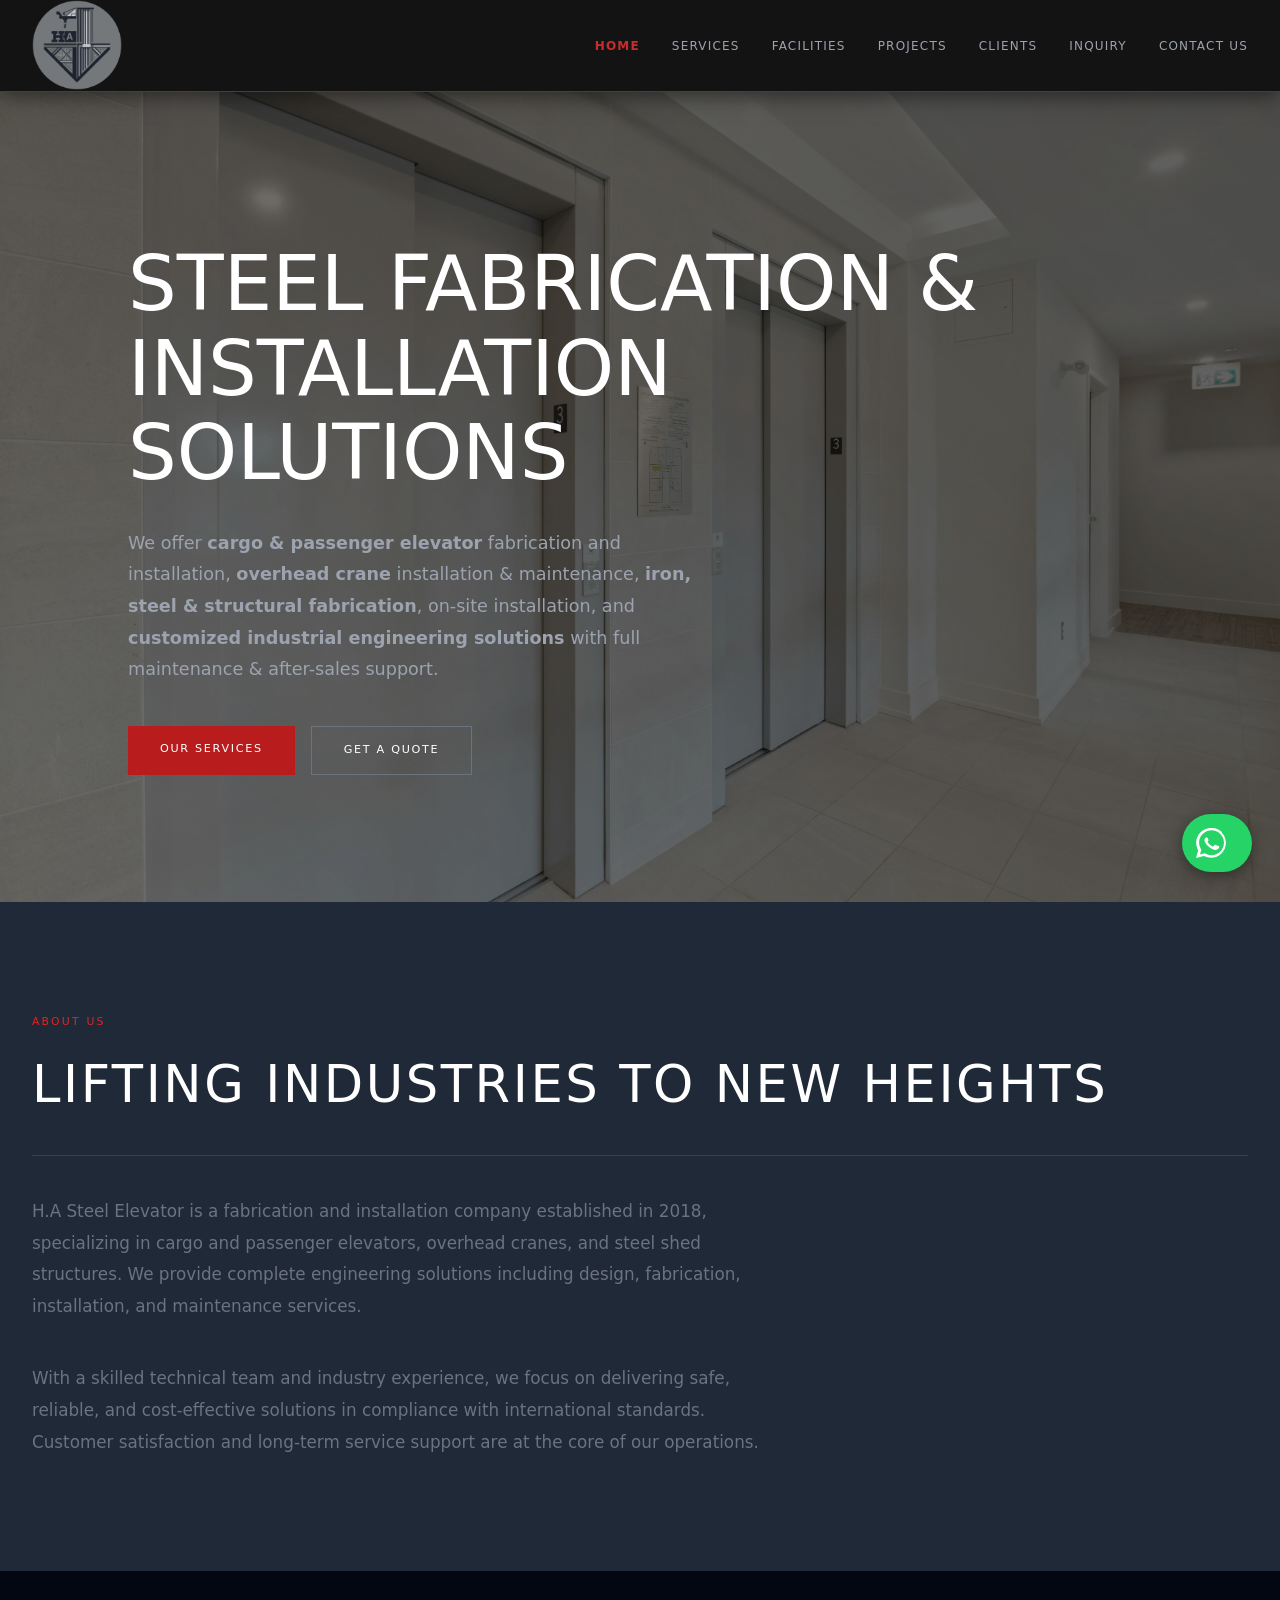
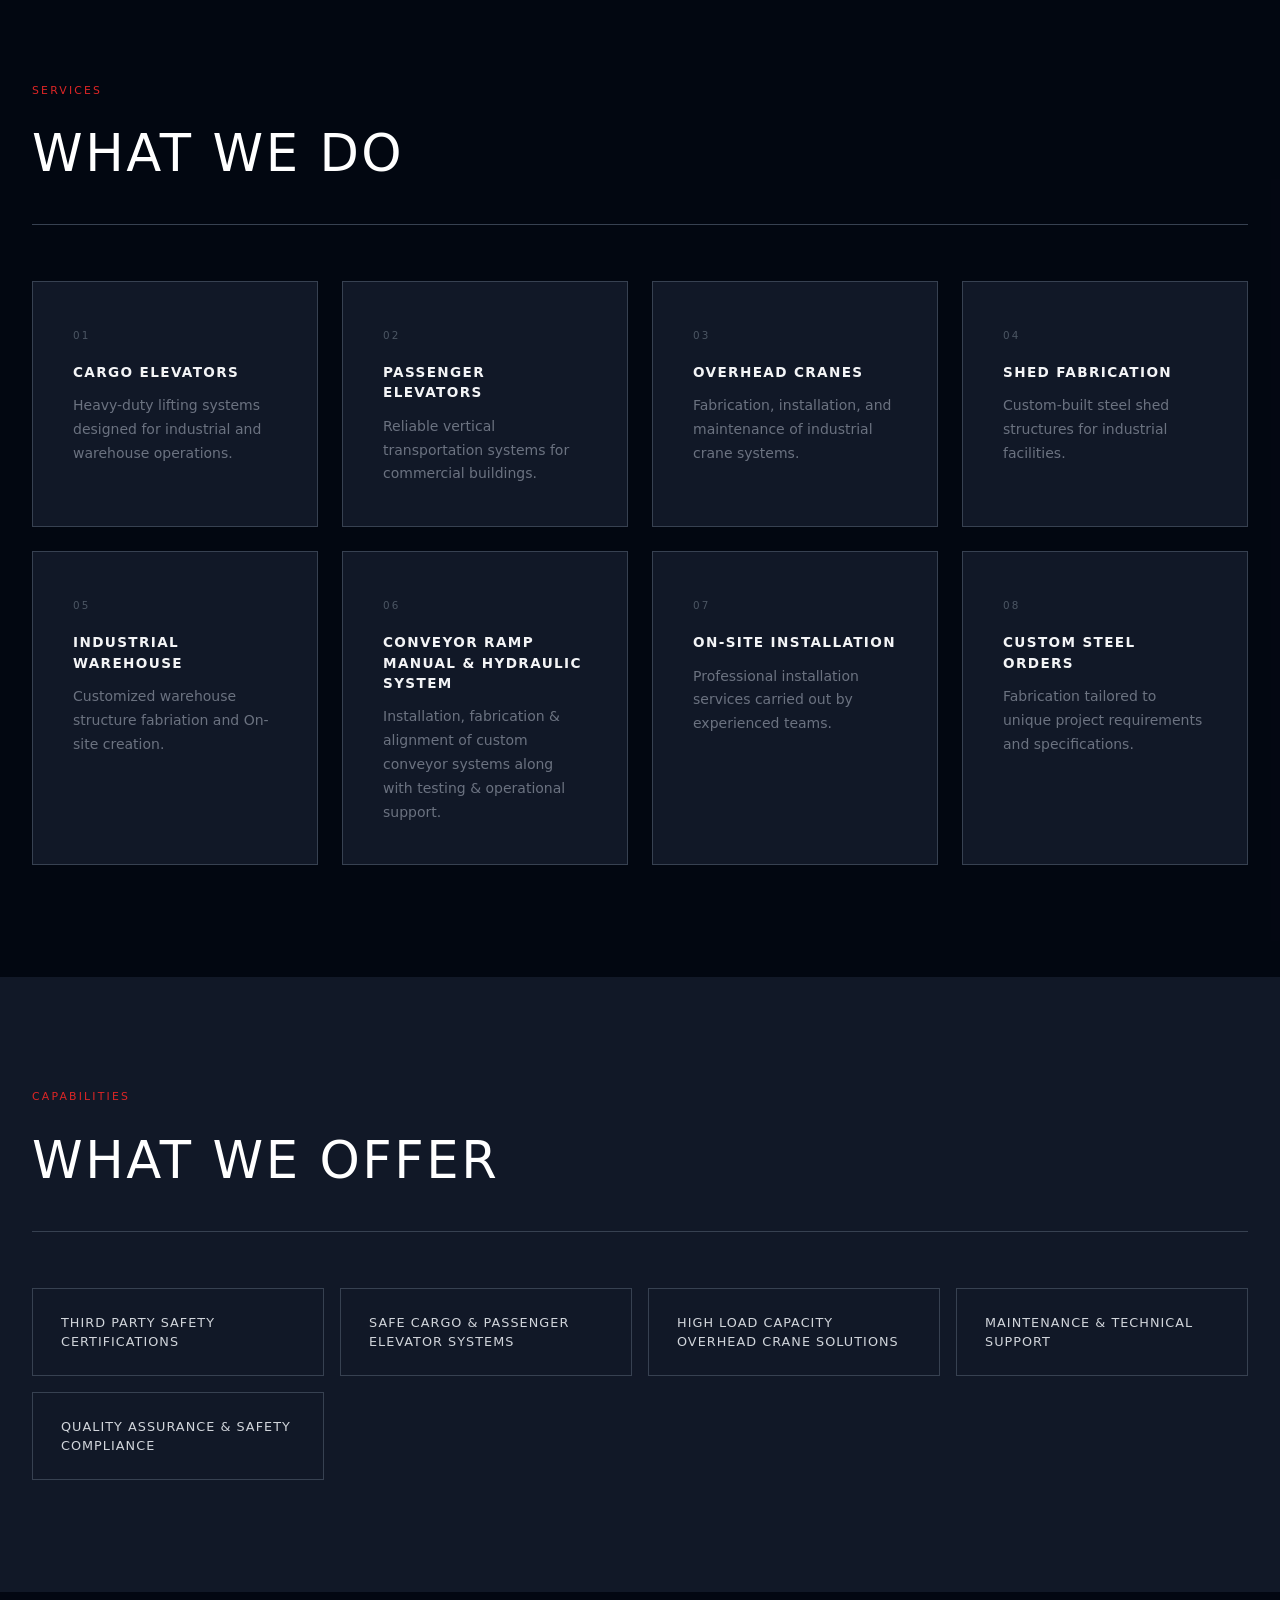
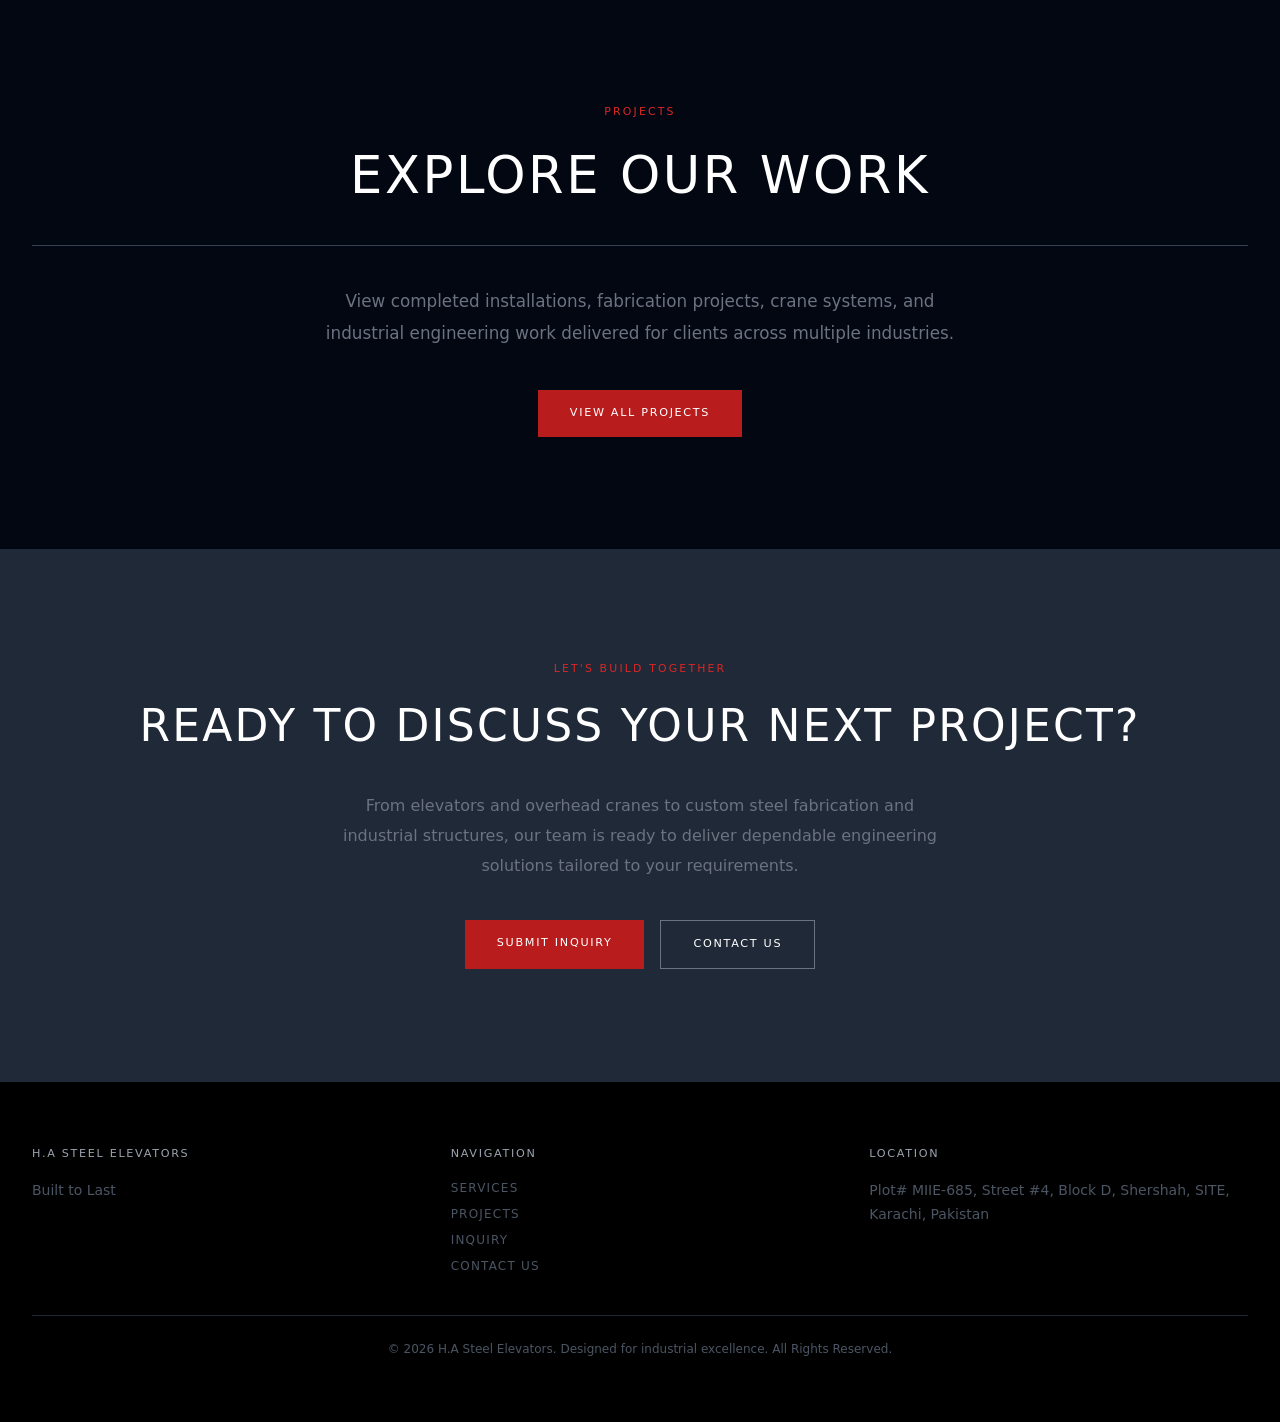
<file: index.html>
<!DOCTYPE html>
<html lang="en">

<head>
    <meta charset="UTF-8">
    <meta name="viewport" content="width=device-width, initial-scale=1.0">
    <title>H.A Steel Elevators | Steel Fabrication & Installation</title>
    <meta name="description" content="H.A Steel Elevators specializes in cargo elevators, passenger elevators, overhead cranes, shed fabrication, steel structures, installation, and custom steel solutions.">
    <link rel="icon" href="favicon.ico">
    <link rel="icon" type="image/png" sizes="32x32" href="/favicon-32x32.png">
    <link rel="icon" type="image/png" sizes="16x16" href="/favicon-16x16.png">
    <link rel="apple-touch-icon" href="/apple-touch-icon.png">
    <link rel="stylesheet" href="assets/css/style.css">
    <!-- Google tag (gtag.js) -->
    <script async src="https://www.googletagmanager.com/gtag/js?id=G-15761045873"></script>
    <script>
    window.dataLayer = window.dataLayer || [];
    function gtag(){dataLayer.push(arguments);}
    gtag('js', new Date());

    gtag('config', 'G-15761045873');
    </script>

    <style>
        /* Inline critical styles so zoom never breaks them */
        * { box-sizing: border-box; }
        html { min-width: 320px; }

        body {
            background-color: #030712;
            color: #ffffff;
            font-family: 'Inter', system-ui, sans-serif;
            margin: 0;
        }

        /* ── NAVBAR ── */
        .site-header {
            position: sticky;
            top: 0;
            z-index: 50;
            background-color: #141313;
            border-bottom: 1px solid #374151;
            box-shadow: 0 4px 20px rgba(0,0,0,0.5);
        }
        .site-nav {
            max-width: 1280px;
            margin: 0 auto;
            padding: 0 2rem;
            display: flex;
            align-items: center;
            justify-content: space-between;
            height: 90.5px;
        }
        .site-nav img { height: 90px; width: auto; }
        .nav-links {
            display: flex;
            align-items: center;
            gap: 2rem;
            list-style: none;
            margin: 0; padding: 0;
        }
        .nav-links a {
            font-size: 0.75rem;
            letter-spacing: 0.1em;
            text-transform: uppercase;
            color: #9ca3af;
            text-decoration: none;
            transition: color 0.2s;
        }
        .nav-links a:hover, .nav-links a.active { color: #c82c2c; }
        .nav-links a.active { font-weight: 600; }

        /* ── HAMBURGER BUTTON ── */
        .nav-toggle {
            display: none;
            flex-direction: column;
            justify-content: center;
            gap: 5px;
            background: none;
            border: none;
            cursor: pointer;
            padding: 8px;
            z-index: 60;
        }
        .nav-toggle span {
            display: block;
            width: 24px;
            height: 2px;
            background: #9ca3af;
            transition: transform 0.3s, opacity 0.3s;
        }
        .nav-toggle.open span:nth-child(1) { transform: translateY(7px) rotate(45deg); }
        .nav-toggle.open span:nth-child(2) { opacity: 0; }
        .nav-toggle.open span:nth-child(3) { transform: translateY(-7px) rotate(-45deg); }

        /* ── SECTIONS ── */
        .w-full { width: 100%; }
        .inner {
            max-width: 1280px;
            margin: 0 auto;
            padding: 0 2rem;
        }

        /* ── HERO ── */
        .hero {
            min-height: 90vh;
            display: flex;
            align-items: center;
            width: 100%;
            position: relative;
            overflow: hidden;
        }

        .hero::before {
            content: '';
            position: absolute; inset: 0;
            background: linear-gradient(-135deg, rgba(5,5,5,0.65) 0%, rgba(10,10,10,0.60) 50%, rgba(20,20,20,0.55) 100%);
            z-index: 1;
        }

        .hero-inner {
            position: relative;
            z-index: 2;
            padding: 7rem 2.5rem 7rem 8rem;
            max-width: 1280px;
            margin: 0;
        }

        /* ── SLIDESHOW ── */
        .hero-slideshow {
            position: absolute; inset: 0;
            z-index: 0;
            display: flex;
            transition: transform 0.9s cubic-bezier(0.77, 0, 0.18, 1);
            will-change: transform;
        }

        .hero-slide {
            min-width: 100%;
            height: 100%;
            background-size: cover;
            background-position: center;
            flex-shrink: 0;
        }

        .hero-eyebrow {
            font-size: 0.7rem;
            letter-spacing: 0.2em;
            text-transform: uppercase;
            color: #dc2626;
            font-weight: 500;
        }
        .hero-h1 {
            margin-top: 1.5rem;
            font-size: clamp(2.5rem, 6vw, 5rem);
            font-weight: 300;
            text-transform: uppercase;
            color: #ffffff;
            line-height: 1.1;
            max-width: 900px;
        }
        .hero-sub {
            margin-top: 2rem;
            max-width: 600px;
            color: #9ca3af;
            font-size: 1.1rem;
            line-height: 1.8;
        }
        .hero-btns { margin-top: 2.5rem; display: flex; flex-wrap: wrap; gap: 1rem; }

        /* ── BUTTONS ── */
        .btn-primary {
            display: inline-block;
            background: #b91c1c;
            color: #fff;
            font-size: 0.7rem;
            letter-spacing: 0.15em;
            text-transform: uppercase;
            padding: 1rem 2rem;
            font-weight: 500;
            text-decoration: none;
            transition: background 0.15s;
        }
        .btn-primary:hover { background: #991b1b; }
        .btn-secondary {
            display: inline-block;
            background: transparent;
            color: #fff;
            font-size: 0.7rem;
            letter-spacing: 0.15em;
            text-transform: uppercase;
            padding: 1rem 2rem;
            font-weight: 500;
            text-decoration: none;
            border: 1px solid #6b7280;
            transition: border-color 0.15s, color 0.15s;
        }
        .btn-secondary:hover { border-color: #fff; }

        /* ── SECTION COMMON ── */
        .section { width: 100%; }
        .section-pad { padding: 7rem 2rem; }
        .section-inner { max-width: 1280px; margin: 0 auto; }

        .bg-near-black  { background-color: #030712; }
        .bg-dark-grey   { background-color: #111827; }
        .bg-mid-grey    { background-color: #1f2937; }

        .eyebrow-label {
            font-size: 0.68rem;
            letter-spacing: 0.2em;
            text-transform: uppercase;
            color: #dc2626;
            font-weight: 500;
        }
        .section-title {
            margin-top: 1rem;
            font-size: clamp(2rem, 4vw, 3.5rem);
            font-weight: 200;
            text-transform: uppercase;
            letter-spacing: 0.05em;
            color: #ffffff;
        }
        .beam-line {
            margin-top: 2rem;
            width: 100%;
            height: 1px;
            background: #374151;
            position: relative;
            overflow: hidden;
        }
        .beam-line::after {
            content: '';
            position: absolute;
            top: 0; left: -100%;
            width: 100%; height: 100%;
            background: #dc2626;
            animation: beam 1.1s cubic-bezier(0.4,0,0.2,1) forwards 0.1s;
        }
        @keyframes beam { from { left: -100%; } to { left: 100%; } }

        .body-para {
            margin-top: 2.5rem;
            color: #6b7280;
            font-size: 1.05rem;
            line-height: 1.9;
            max-width: 750px;
        }

        /* ── SERVICE CARDS ── */
        .services-grid {
            display: grid;
            grid-template-columns: repeat(auto-fit, minmax(280px, 1fr));
            gap: 1.5rem;
            margin-top: 3.5rem;
        }
        .svc-card {
            background: #111827;
            border: 1px solid #374151;
            padding: 2.5rem;
            position: relative;
            overflow: hidden;
            transition: transform 0.4s, border-color 0.4s, box-shadow 0.4s;
            text-decoration: none;
            display: block;
            cursor: pointer;
        }
        .svc-card:hover {
            transform: translateY(-6px);
            border-color: #6b7280;
            box-shadow: 0 20px 40px rgba(0,0,0,0.5);
        }
        .svc-card::before {
            content: '';
            position: absolute;
            left: 0; top: 0;
            width: 3px; height: 0;
            background: #dc2626;
            transition: height 0.4s ease;
        }
        .svc-card:hover::before { height: 100%; }
        .svc-num {
            font-size: 0.65rem;
            letter-spacing: 0.2em;
            color: #4b5563;
            font-weight: 500;
        }
        .svc-title {
            margin-top: 1rem;
            font-size: 0.85rem;
            font-weight: 600;
            text-transform: uppercase;
            letter-spacing: 0.1em;
            color: #f3f4f6;
        }
        .svc-desc {
            margin-top: 0.75rem;
            font-size: 0.875rem;
            color: #6b7280;
            line-height: 1.7;
        }

        /* ── CAPABILITIES ── */
        .cap-grid {
            display: grid;
            grid-template-columns: repeat(auto-fit, minmax(260px, 1fr));
            gap: 1rem;
            margin-top: 3.5rem;
        }
        .cap-item {
            background: #111827;
            border: 1px solid #374151;
            padding: 1.5rem 1.75rem;
            font-size: 0.8rem;
            letter-spacing: 0.08em;
            text-transform: uppercase;
            color: #d1d5db;
            transition: border-color 0.3s, color 0.3s, transform 0.3s;
        }
        .cap-item:hover {
            border-color: #dc2626;
            color: #fff;
            transform: translateY(-4px);
        }

        /* ── PROJECTS CTA ── */
        .text-center { text-align: center; }
        .projects-body {
            margin-top: 2.5rem;
            color: #6b7280;
            font-size: 1.05rem;
            line-height: 1.9;
            max-width: 650px;
            margin-left: auto;
            margin-right: auto;
        }

        /* ── CTA SECTION ── */
        .cta-heading {
            margin-top: 1rem;
            font-size: clamp(1.75rem, 3.5vw, 2.75rem);
            font-weight: 300;
            text-transform: uppercase;
            color: #fff;
            letter-spacing: 0.05em;
        }
        .cta-body {
            margin-top: 2rem;
            color: #6b7280;
            font-size: 1rem;
            line-height: 1.85;
            max-width: 600px;
            margin-left: auto;
            margin-right: auto;
        }
        .cta-btns { margin-top: 2.5rem; display: flex; flex-wrap: wrap; gap: 1rem; justify-content: center; }

        /* ── FOOTER ── */
        .site-footer {
            background: #000;
            border-top: 1px solid #1f2937;
            padding: 4rem 2rem;
        }
        .footer-inner {
            max-width: 1280px;
            margin: 0 auto;
            display: grid;
            grid-template-columns: repeat(auto-fit, minmax(200px, 1fr));
            gap: 2.5rem;
        }
        .footer-heading {
            font-size: 0.7rem;
            letter-spacing: 0.15em;
            text-transform: uppercase;
            color: #9ca3af;
            font-weight: 500;
        }
        .footer-text { margin-top: 1rem; color: #4b5563; font-size: 0.875rem; line-height: 1.7; }
        .footer-links { margin-top: 1rem; display: flex; flex-direction: column; gap: 0.5rem; }
        .footer-links a {
            font-size: 0.75rem;
            letter-spacing: 0.1em;
            text-transform: uppercase;
            color: #4b5563;
            text-decoration: none;
            transition: color 0.15s;
        }
        .footer-links a:hover { color: #fff; }
        .footer-divider { border: none; border-top: 1px solid #1f2937; margin: 2.5rem 0 0; }
        .footer-copy {
            max-width: 1280px;
            margin: 1.5rem auto 0;
            padding: 0 2rem;
            font-size: 0.75rem;
            color: #4b5563;
            text-align: center;
        }

        /* ── WHATSAPP FLOATING BUTTON ── */
        .whatsapp-float {
            position: fixed;
            bottom: 28px;
            right: 28px;
            z-index: 999;
            display: flex;
            align-items: center;
            gap: 0.75rem;
            text-decoration: none;
            background-color: #25D366;
            border-radius: 50px;
            padding: 14px;
            box-shadow: 0 4px 16px rgba(0,0,0,0.4);
            transition: padding 0.35s ease, box-shadow 0.25s ease;
            overflow: hidden;
            animation: wa-pulse 2.2s infinite;
        }
        .whatsapp-float svg {
            width: 30px;
            height: 30px;
            flex-shrink: 0;
            fill: #ffffff;
        }
        .whatsapp-label {
            max-width: 0;
            opacity: 0;
            white-space: nowrap;
            color: #ffffff;
            font-size: 0.85rem;
            font-weight: 600;
            letter-spacing: 0.02em;
            overflow: hidden;
            transition: max-width 0.35s ease, opacity 0.25s ease;
        }
        .whatsapp-float:hover {
            padding: 14px 22px 14px 16px;
            box-shadow: 0 6px 22px rgba(0,0,0,0.55);
        }
        .whatsapp-float:hover .whatsapp-label {
            max-width: 160px;
            opacity: 1;
            margin-left: 0.25rem;
        }
        @keyframes wa-pulse {
            0%   { box-shadow: 0 4px 16px rgba(37,211,102,0.5); }
            50%  { box-shadow: 0 4px 24px rgba(37,211,102,0.9); }
            100% { box-shadow: 0 4px 16px rgba(37,211,102,0.5); }
        }

        /* ── MOBILE: 768px ── */
        @media (max-width: 768px) {

            /* Navbar */
            .site-nav {
                padding: 0 1.25rem;
                height: 70px;
                position: relative;
            }
            .site-nav img {
                height: 60px;
            }
            .nav-toggle {
                display: flex;
            }
            .nav-links {
                display: none;
                position: absolute;
                top: 70px;
                left: 0;
                right: 0;
                background-color: #141313;
                border-top: 1px solid #374151;
                flex-direction: column;
                align-items: flex-start;
                gap: 0;
                padding: 0.5rem 0;
                z-index: 50;
            }
            .nav-links.open {
                display: flex;
            }
            .nav-links li {
                width: 100%;
            }
            .nav-links a {
                display: block;
                width: 100%;
                padding: 0.85rem 1.5rem;
                font-size: 0.75rem;
                border-bottom: 1px solid #1f2937;
            }

            /* Hero */
            .hero {
                min-height: 80vh;
            }
            .hero-inner {
                padding: 5rem 1.5rem 4rem 1.5rem;
            }

            /* Sections */
            .section-pad {
                padding: 4rem 1.25rem;
            }

            /* Services grid: single column on mobile */
            .services-grid {
                grid-template-columns: 1fr;
            }

            /* Capabilities grid: single column */
            .cap-grid {
                grid-template-columns: 1fr;
            }

            /* Footer grid: single column */
            .footer-inner {
                grid-template-columns: 1fr;
                gap: 2rem;
            }

            /* Buttons full-width on mobile */
            .hero-btns {
                flex-direction: column;
            }
            .btn-primary,
            .btn-secondary {
                text-align: center;
                width: 100%;
            }
            .cta-btns {
                flex-direction: column;
                align-items: center;
            }
            .cta-btns .btn-primary,
            .cta-btns .btn-secondary {
                width: 100%;
                max-width: 320px;
                text-align: center;
            }

            /* WhatsApp button */
            .whatsapp-float {
                bottom: 18px;
                right: 18px;
            }

            /* Footer */
            .site-footer {
                padding: 3rem 1.25rem;
            }
            .footer-copy {
                padding: 0 1.25rem;
            }
        }

        /* ── MOBILE: 480px ── */
        @media (max-width: 480px) {

            /* Navbar */
            .site-nav {
                height: 60px;
            }
            .site-nav img {
                height: 50px;
            }
            .nav-links {
                top: 60px;
            }

            /* Hero */
            .hero {
                min-height: 75vh;
            }
            .hero-inner {
                padding: 4rem 1rem 3rem 1rem;
            }

            /* Sections */
            .section-pad {
                padding: 3rem 1rem;
            }

            /* Service cards padding */
            .svc-card {
                padding: 1.75rem 1.25rem;
            }

            /* Capabilities padding */
            .cap-item {
                padding: 1.25rem 1.25rem;
            }

            /* Footer */
            .site-footer {
                padding: 2.5rem 1rem;
            }
            .footer-copy {
                padding: 0 1rem;
                font-size: 0.7rem;
            }
        }

    </style>
</head>

<body>

    <header class="site-header">       
        <nav class="site-nav">
            <a href="index.html">
                <img src="assets/images/AH Steel Elevators Logo No background.webp" alt="H.A Steel Elevators Logo" width="2000" height="2000">
            </a>
            <button class="nav-toggle" aria-label="Toggle navigation" aria-expanded="false">
                <span></span>
                <span></span>
                <span></span>
            </button>
            <ul class="nav-links">
                <li><a href="index.html" class="active">Home</a></li>
                <li><a href="ha-steel-elevators/services.html">Services</a></li>
                <li><a href="ha-steel-elevators/facilities.html">Facilities</a></li>
                <li><a href="ha-steel-elevators/projects.html">Projects</a></li>
                <li><a href="ha-steel-elevators/companies-served.html">Clients</a></li>
                <li><a href="ha-steel-elevators/inquiry.html">Inquiry</a></li>
                <li><a href="ha-steel-elevators/contact.html">Contact Us</a></li>
            </ul>
        </nav>
    </header>

    <main>

        <!-- HERO -->
        <section class="hero">

            <div class="hero-slideshow" id="heroSlideshow">
                <div class="hero-slide" style="background-image: url('assets/images/Lift bg.webp')"></div>
                <div class="hero-slide" style="background-image: url('assets/images/shed-bg.webp')"></div>
                <div class="hero-slide" style="background-image: url('assets/images/modern-lift.webp')"></div>
                <div class="hero-slide" style="background-image: url('assets/images/Crane.webp')"></div>
            </div>

            <div class="hero-inner">
                <h1 class="hero-h1">Steel Fabrication &amp;<br>Installation Solutions</h1>
                <p class="hero-sub">
                    We offer <strong>cargo &amp; passenger elevator</strong> fabrication and installation, 
                    <strong>overhead crane</strong> installation &amp; maintenance, <strong>iron, steel &amp; 
                    structural fabrication</strong>, on-site installation, and <strong>customized industrial 
                    engineering solutions</strong> with full maintenance &amp; after-sales support.
                </p>
                <div class="hero-btns">
                    <a href="ha-steel-elevators/services.html" class="btn-primary">Our Services</a>
                    <a href="ha-steel-elevators/inquiry.html" class="btn-secondary">Get a Quote</a>
                </div>
            </div>

        </section>

        <!-- ABOUT -->
        <section class="section bg-mid-grey">
            <div class="section-pad">
                <div class="section-inner">
                    <h1 class="eyebrow-label">About Us</h1>
                    <h2 class="section-title">Lifting Industries to New Heights</h2>
                    <div class="beam-line"></div>
                    <p class="body-para">
                        H.A Steel Elevator is a fabrication and installation company established in 2018, 
                        specializing in cargo and passenger elevators, overhead cranes, and steel shed 
                        structures. We provide complete engineering solutions including design, fabrication, 
                        installation, and maintenance services.
                    </p>
                    <p class="body-para">
                        With a skilled technical team and industry experience, we focus on delivering safe, 
                        reliable, and cost-effective solutions in compliance with international standards. 
                        Customer satisfaction and long-term service support are at the core of our operations.
                    </p>
                </div>
            </div>
        </section>

        <!-- SERVICES -->
        <section class="section bg-near-black" style="
            background-image: url('assets/images/welder-bg.webp');
            background-size: cover;
            background-position: center;
            background-attachment: fixed;
            position: relative;
        ">
            <div style="
                position: absolute;
                inset: 0;
                background: rgba(3, 7, 18, 0.92);
            "></div>
            <div class="section-pad" style="position: relative; z-index: 1;">
                <div class="section-inner">
                    <p class="eyebrow-label">Services</p>
                    <h2 class="section-title">What We Do</h2>
                    <div class="beam-line"></div>
                    <div class="services-grid">

                        <a href="ha-steel-elevators/services.html#cargo" class="svc-card">
                            <span class="svc-num">01</span>
                            <h3 class="svc-title">Cargo Elevators</h3>
                            <p class="svc-desc">Heavy-duty lifting systems designed for industrial and warehouse operations.</p>
                        </a>

                        <a href="ha-steel-elevators/services.html#passenger" class="svc-card">
                            <span class="svc-num">02</span>
                            <h3 class="svc-title">Passenger Elevators</h3>
                            <p class="svc-desc">Reliable vertical transportation systems for commercial buildings.</p>
                        </a>

                        <a href="ha-steel-elevators/services.html#cranes" class="svc-card">
                            <span class="svc-num">03</span>
                            <h3 class="svc-title">Overhead Cranes</h3>
                            <p class="svc-desc">Fabrication, installation, and maintenance of industrial crane systems.</p>
                        </a>

                        <a href="ha-steel-elevators/services.html#shed" class="svc-card">
                            <span class="svc-num">04</span>
                            <h3 class="svc-title">Shed Fabrication</h3>
                            <p class="svc-desc">Custom-built steel shed structures for industrial facilities.</p>
                        </a>

                        <a href="ha-steel-elevators/services.html#cargo" class="svc-card">
                            <span class="svc-num">05</span>
                            <h3 class="svc-title">Industrial Warehouse</h3>
                            <p class="svc-desc">Customized warehouse structure fabriation and On-site creation.</p>
                        </a>

                        <a href="ha-steel-elevators/services.html#cargo" class="svc-card">
                            <span class="svc-num">06</span>
                            <h3 class="svc-title">Conveyor ramp manual & hydraulic system</h3>
                            <p class="svc-desc">Installation, fabrication & alignment of custom conveyor systems along with testing & operational support.</p>
                        </a>

                        <a href="ha-steel-elevators/services.html#installation" class="svc-card">
                            <span class="svc-num">07</span>
                            <h3 class="svc-title">On-Site Installation</h3>
                            <p class="svc-desc">Professional installation services carried out by experienced teams.</p>
                        </a>

                        <a href="ha-steel-elevators/services.html#custom" class="svc-card">
                            <span class="svc-num">08</span>
                            <h3 class="svc-title">Custom Steel Orders</h3>
                            <p class="svc-desc">Fabrication tailored to unique project requirements and specifications.</p>
                        </a>

                    </div>
                </div>
            </div>
        </section>

        <!-- CAPABILITIES -->
        <section class="section bg-dark-grey">
            <div class="section-pad">
                <div class="section-inner">
                    <p class="eyebrow-label">Capabilities</p>
                    <h2 class="section-title">What we Offer</h2>
                    <div class="beam-line"></div>
                    <div class="cap-grid">
                        <div class="cap-item">Third Party safety certifications</div>
                        <div class="cap-item">Safe Cargo &amp; Passenger Elevator Systems</div>
                        <div class="cap-item">High load capacity Overhead Crane Solutions</div>
                        <div class="cap-item">Maintenance &amp; Technical Support</div>
                        <div class="cap-item">Quality Assurance &amp; Safety Compliance</div>
                    </div>
                </div>
            </div>
        </section>

        <!-- PROJECTS -->
        <section class="section bg-near-black">
            <div class="section-pad">
                <div class="section-inner text-center">
                    <p class="eyebrow-label">Projects</p>
                    <h2 class="section-title">Explore Our Work</h2>
                    <div class="beam-line"></div>
                    <p class="projects-body">
                        View completed installations, fabrication projects,
                        crane systems, and industrial engineering work delivered
                        for clients across multiple industries.
                    </p>
                    <div style="margin-top:2.5rem;">
                        <a href="ha-steel-elevators/projects.html" class="btn-primary">View All Projects</a>
                    </div>
                </div>
            </div>
        </section>

        <!-- CTA -->
        <section class="section bg-mid-grey">
            <div class="section-pad">
                <div class="section-inner text-center">
                    <p class="eyebrow-label">Let's Build Together</p>
                    <h2 class="cta-heading">Ready To Discuss Your Next Project?</h2>
                    <p class="cta-body">
                        From elevators and overhead cranes to custom steel fabrication
                        and industrial structures, our team is ready to deliver
                        dependable engineering solutions tailored to your requirements.
                    </p>
                    <div class="cta-btns">
                        <a href="ha-steel-elevators/inquiry.html" class="btn-primary">Submit Inquiry</a>
                        <a href="ha-steel-elevators/contact.html" class="btn-secondary">Contact Us</a>
                    </div>
                </div>
            </div>
        </section>

    </main>

    <!-- FOOTER -->
    <footer class="site-footer">
        <div class="footer-inner">
            <div>
                <p class="footer-heading">H.A Steel Elevators</p>
                <p class="footer-text">
                    Built to Last
                </p>
            </div>
            <div>
                <p class="footer-heading">Navigation</p>
                <div class="footer-links">
                    <a href="ha-steel-elevators/services.html">Services</a>
                    <a href="ha-steel-elevators/projects.html">Projects</a>
                    <a href="ha-steel-elevators/inquiry.html">Inquiry</a>
                    <a href="ha-steel-elevators/contact.html">Contact Us</a>
                </div>
            </div>
            <div>
                <p class="footer-heading">Location</p>
                <p class="footer-text">Plot# MIIE-685, Street #4, Block D, Shershah, SITE, Karachi, Pakistan</p>
            </div>
        </div>
        <hr class="footer-divider">
        <p class="footer-copy">© 2026 H.A Steel Elevators. Designed for industrial excellence. All Rights Reserved.</p>
    </footer>

    <a href="https://wa.me/923333980986?text=Hi%2C%20can%20I%20get%20a%20quote%3F"
       class="whatsapp-float"
       target="_blank"
       rel="noopener"
       aria-label="Chat with us on WhatsApp">
        <svg viewBox="0 0 24 24" xmlns="http://www.w3.org/2000/svg">
            <path d="M17.498 14.382c-.301-.15-1.767-.867-2.04-.966-.273-.101-.473-.15-.673.15-.197.295-.771.964-.944 1.162-.175.195-.349.21-.646.075-1.746-.792-3.034-2.058-3.851-3.557-.158-.295-.022-.435.118-.605.166-.205.357-.395.482-.605.122-.21.092-.382-.04-.582-.13-.197-.484-1.162-.665-1.557-.18-.39-.366-.34-.518-.345-.137-.005-.293-.005-.45-.005-.155 0-.408.06-.625.297-.213.241-.823.806-.823 1.965 0 1.16.84 2.282 1.225 2.882.387.6 1.97 3.012 4.84 4.107 2.872 1.094 2.872.728 3.393.682.518-.045 1.766-.722 2.027-1.42.258-.7.258-1.296.18-1.42-.077-.122-.301-.197-.604-.345m-5.46 7.434h-.005a9.94 9.94 0 01-5.06-1.385l-.363-.215-3.762.99 1.005-3.671-.235-.376a9.93 9.93 0 01-1.527-5.293c.005-5.486 4.474-9.954 9.957-9.954 2.658 0 5.155 1.038 7.03 2.913a9.886 9.886 0 012.91 7.04c-.003 5.486-4.471 9.951-9.95 9.951m8.413-18.36A11.815 11.815 0 0012.04 0C5.495 0 .163 5.328.16 11.876c0 2.096.547 4.142 1.588 5.945L0 24l6.335-1.652a11.882 11.882 0 005.683 1.448h.005c6.544 0 11.877-5.328 11.88-11.877a11.811 11.811 0 00-3.452-8.394"/>
        </svg>
        <span class="whatsapp-label">Chat with us</span>
    </a>

    <script>
        const slideshow = document.getElementById('heroSlideshow');
        const slides    = Array.from(slideshow.querySelectorAll('.hero-slide'));
        const total     = slides.length;

        // Clone the first slide and append to end for seamless loop
        const firstClone = slides[0].cloneNode(true);
        slideshow.appendChild(firstClone);

        let current = 0;

        function goTo(index, animate) {
            if (animate === false) {
                slideshow.style.transition = 'none';
            } else {
                slideshow.style.transition = 'transform 0.9s cubic-bezier(0.77, 0, 0.18, 1)';
            }
            slideshow.style.transform = `translateX(-${index * 100}%)`;
        }

        // When the clone finishes transitioning, silently snap back to real slide 0
        slideshow.addEventListener('transitionend', () => {
            if (current === total) {
                current = 0;
                goTo(current, false);
            }
        });

        setInterval(() => {
            current++;
            goTo(current, true);
        }, 3000);

        // Hamburger menu toggle
        const navToggle = document.querySelector('.nav-toggle');
        const navLinks  = document.querySelector('.nav-links');

        navToggle.addEventListener('click', () => {
            const isOpen = navLinks.classList.toggle('open');
            navToggle.classList.toggle('open', isOpen);
            navToggle.setAttribute('aria-expanded', isOpen);
        });

        // Close menu when a link is tapped
        navLinks.querySelectorAll('a').forEach(link => {
            link.addEventListener('click', () => {
                navLinks.classList.remove('open');
                navToggle.classList.remove('open');
                navToggle.setAttribute('aria-expanded', 'false');
            });
        });
    </script>

</body>
</html>
</file>
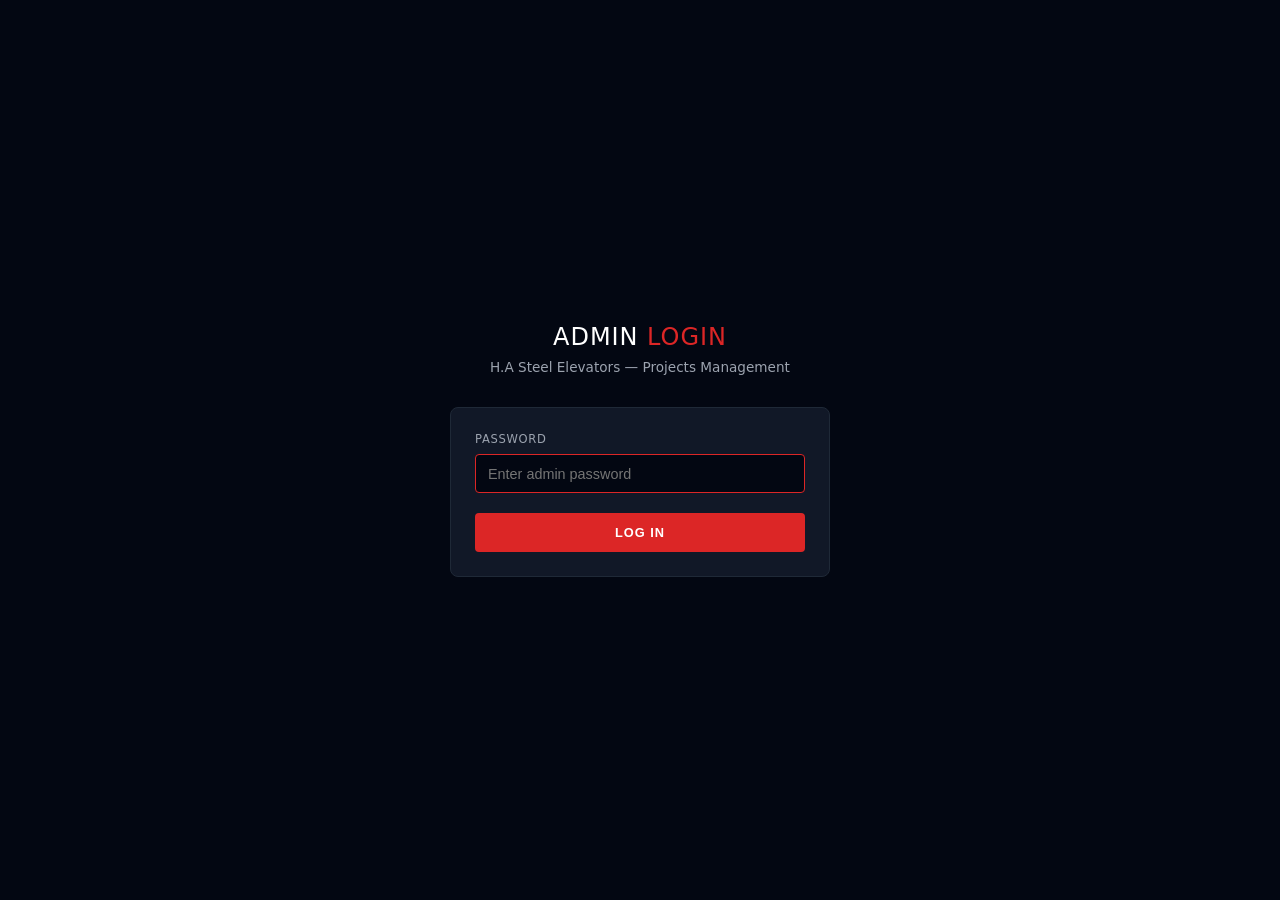
<file: login.html>
<!DOCTYPE html>
<html lang="en">

<head>
    <meta charset="UTF-8" />
    <meta name="viewport" content="width=device-width, initial-scale=1.0" />
    <meta name="robots" content="noindex, nofollow" />
    <title>Login — H.A Steel Elevators</title>
    <link rel="icon" href="favicon.ico">

    <style>
        * { box-sizing: border-box; margin: 0; padding: 0; }
        body {
            background-color: #030712;
            color: #ffffff;
            font-family: 'Inter', system-ui, sans-serif;
            display: flex;
            align-items: center;
            justify-content: center;
            min-height: 100vh;
            padding: 1.5rem;
        }
        .box { width: 100%; max-width: 380px; text-align: center; }
        h1 {
            font-size: 1.5rem;
            font-weight: 300;
            text-transform: uppercase;
            letter-spacing: 0.04em;
            margin-bottom: 0.5rem;
        }
        h1 span { color: #dc2626; }
        .sub { color: #9ca3af; font-size: 0.85rem; margin-bottom: 2rem; }
        .card {
            background: #111827;
            border: 1px solid #1f2937;
            border-radius: 8px;
            padding: 1.5rem;
            text-align: left;
        }
        label {
            display: block;
            font-size: 0.72rem;
            text-transform: uppercase;
            letter-spacing: 0.06em;
            color: #9ca3af;
            margin-bottom: 0.5rem;
        }
        input {
            width: 100%;
            background: #030712;
            border: 1px solid #374151;
            color: #fff;
            padding: 0.65rem 0.75rem;
            border-radius: 4px;
            font-size: 0.9rem;
        }
        input:focus { outline: none; border-color: #dc2626; }
        button {
            width: 100%;
            margin-top: 1.25rem;
            background: #dc2626;
            border: none;
            color: #fff;
            padding: 0.75rem;
            font-size: 0.8rem;
            text-transform: uppercase;
            letter-spacing: 0.08em;
            font-weight: 600;
            border-radius: 4px;
            cursor: pointer;
        }
        button:hover { background: #b91c1c; }
        button:disabled { background: #374151; cursor: not-allowed; }
        .error {
            margin-top: 0.85rem;
            font-size: 0.82rem;
            padding: 0.6rem 0.75rem;
            border-radius: 4px;
            display: none;
            background: rgba(220,38,38,0.15);
            color: #f87171;
            border: 1px solid rgba(248,113,113,0.3);
        }
        .error.show { display: block; }
    </style>
</head>

<body>
    <div class="box">
        <h1>ADMIN <span>LOGIN</span></h1>
        <p class="sub">H.A Steel Elevators — Projects Management</p>
        <div class="card">
            <label>Password</label>
            <input type="password" id="pw" placeholder="Enter admin password" autofocus />
            <button id="submitBtn" onclick="login()">Log In</button>
            <div id="err" class="error"></div>
        </div>
    </div>

    <script>
        async function login() {
            const pw = document.getElementById('pw').value;
            const btn = document.getElementById('submitBtn');
            const err = document.getElementById('err');
            err.classList.remove('show');

            if (!pw) return;

            btn.disabled = true;
            btn.textContent = 'Checking...';

            try {
                const res = await fetch('/api/login', {
                    method: 'POST',
                    headers: { 'Content-Type': 'application/json' },
                    body: JSON.stringify({ password: pw }),
                });

                if (res.ok) {
                    window.location.href = '/admin.html';
                } else {
                    err.textContent = 'Incorrect password.';
                    err.classList.add('show');
                }
            } catch (e) {
                err.textContent = 'Network error: ' + e.message;
                err.classList.add('show');
            } finally {
                btn.disabled = false;
                btn.textContent = 'Log In';
            }
        }

        document.getElementById('pw').addEventListener('keydown', (e) => {
            if (e.key === 'Enter') login();
        });
    </script>
</body>

</html>
</file>
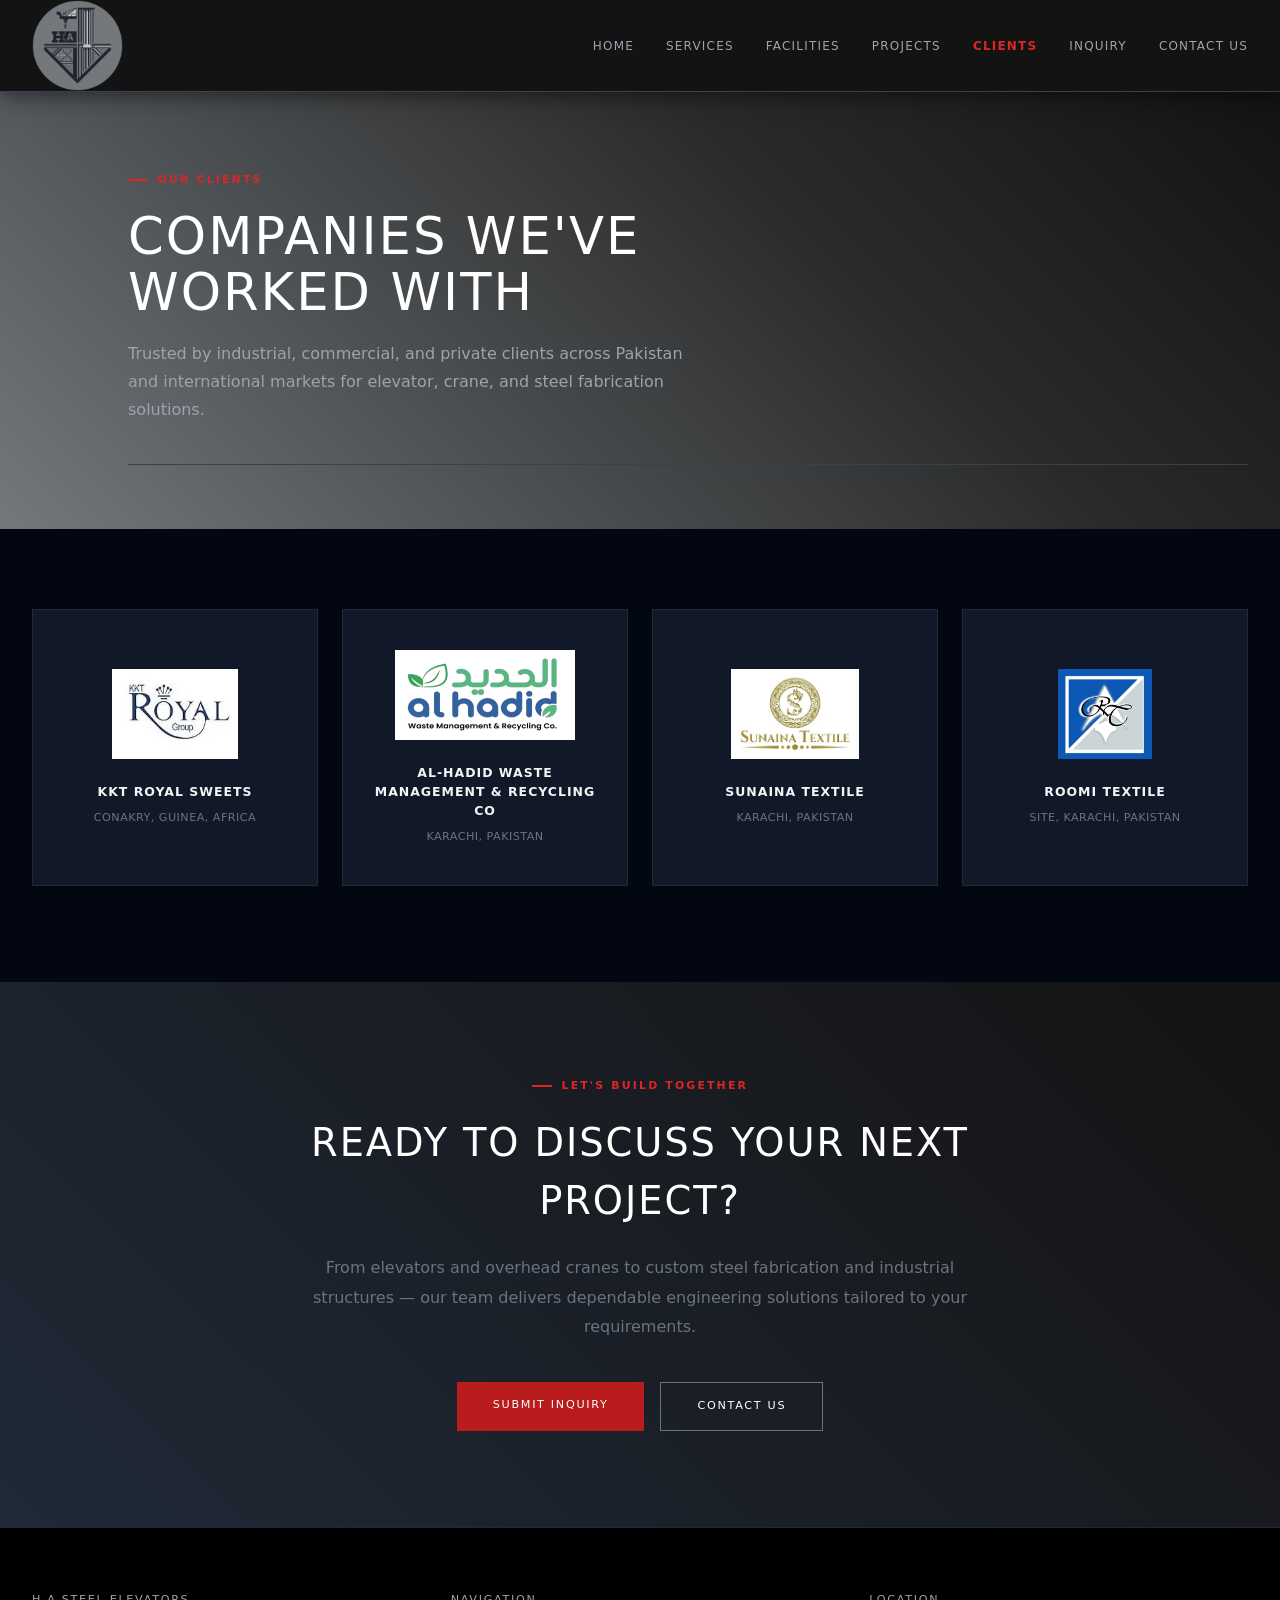
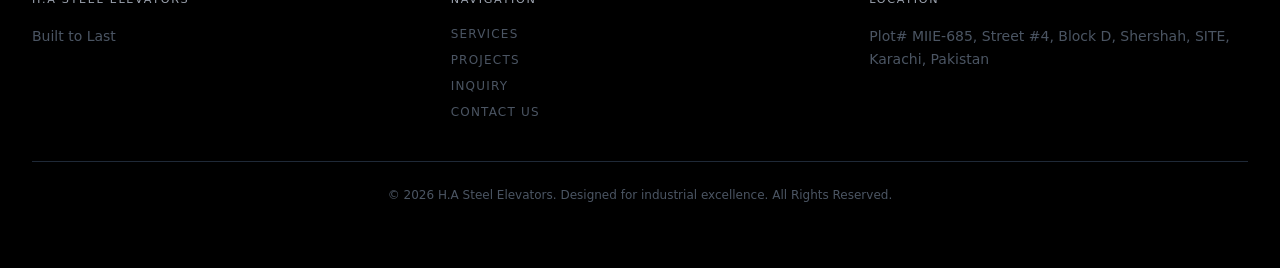
<file: ha-steel-elevators/companies-served.html>
<!DOCTYPE html>
<html lang="en">
<head>
    <meta charset="UTF-8"/>
    <meta name="viewport" content="width=device-width, initial-scale=1.0"/>
    <title>Companies Served — H.A Steel Elevators</title>
    <meta name="description" content="Companies and clients served by H.A Steel Elevators across Pakistan and international markets.">
    <link rel="icon" href="../favicon.ico">
    <link rel="icon" type="image/png" sizes="32x32" href="/favicon-32x32.png">
    <link rel="icon" type="image/png" sizes="16x16" href="/favicon-16x16.png">
    <link rel="apple-touch-icon" href="/apple-touch-icon.png">
    <link rel="stylesheet" href="../assets/css/style.css"/>

    <style>
        *, *::before, *::after { box-sizing: border-box; margin: 0; padding: 0; }
        html { min-width: 320px; }

        body {
            background-color: #030712;
            color: #ffffff;
            font-family: 'Inter', system-ui, sans-serif;
        }

        /* ── NAVBAR ── */
        .site-header {
            position: sticky;
            top: 0;
            z-index: 50;
            background-color: #141313;
            border-bottom: 1px solid #374151;
            box-shadow: 0 4px 20px rgba(0,0,0,0.5);
        }
        .site-nav {
            max-width: 1280px;
            margin: 0 auto;
            padding: 0 2rem;
            display: flex;
            align-items: center;
            justify-content: space-between;
            height: 90.5px;
        }
        .site-nav img { height: 90.5px; width: auto; }
        .nav-links {
            display: flex;
            align-items: center;
            gap: 2rem;
            list-style: none;
        }
        .nav-links a {
            font-size: 0.75rem;
            letter-spacing: 0.1em;
            text-transform: uppercase;
            color: #9ca3af;
            text-decoration: none;
            transition: color 0.2s;
        }
        .nav-links a:hover { color: #ffffff; }
        .nav-links a.active { color: #dc2626; font-weight: 600; }

        /* ── HAMBURGER ── */
        .nav-toggle {
            display: none;
            flex-direction: column;
            justify-content: center;
            gap: 5px;
            background: none;
            border: none;
            cursor: pointer;
            padding: 8px;
            z-index: 60;
        }
        .nav-toggle span {
            display: block;
            width: 24px;
            height: 2px;
            background: #9ca3af;
            transition: transform 0.3s, opacity 0.3s;
        }
        .nav-toggle.open span:nth-child(1) { transform: translateY(7px) rotate(45deg); }
        .nav-toggle.open span:nth-child(2) { opacity: 0; }
        .nav-toggle.open span:nth-child(3) { transform: translateY(-7px) rotate(-45deg); }

        /* ── PAGE HERO ── */
        .page-hero {
            background: linear-gradient(-135deg, #141313 0%, #2a2a2a 35%, #4f5356 70%, #73787c 100%);
            padding: 5rem 2rem 4rem 8rem;
            width: 100%;
        }
        .eyebrow-label {
            font-size: 0.68rem;
            letter-spacing: 0.2em;
            text-transform: uppercase;
            color: #dc2626;
            font-weight: 600;
            display: flex;
            align-items: center;
            gap: 0.6rem;
            margin-bottom: 1.25rem;
        }
        .eyebrow-label::before {
            content: '';
            display: inline-block;
            width: 20px; height: 2px;
            background: #dc2626;
        }
        .page-title {
            font-size: clamp(2.2rem, 4vw, 3.8rem);
            font-weight: 200;
            text-transform: uppercase;
            color: #ffffff;
            line-height: 1.1;
            letter-spacing: 0.04em;
        }
        .page-sub {
            margin-top: 1.25rem;
            color: #9ca3af;
            font-size: 1rem;
            line-height: 1.75;
            max-width: 560px;
        }
        .beam-line {
            margin-top: 2.5rem;
            width: 100%;
            height: 1px;
            background: #374151;
            position: relative;
            overflow: hidden;
        }
        .beam-line::after {
            content: '';
            position: absolute;
            top: 0; left: -100%;
            width: 100%; height: 100%;
            background: #dc2626;
            animation: beam 1.1s cubic-bezier(0.4,0,0.2,1) forwards 0.15s;
        }
        @keyframes beam { from { left: -100%; } to { left: 100%; } }

        /* ── CLIENTS SECTION ── */
        .clients-section {
            max-width: 1280px;
            margin: 0 auto;
            padding: 5rem 2rem 6rem;
        }

        .clients-grid {
            display: grid;
            grid-template-columns: repeat(auto-fill, minmax(240px, 1fr));
            gap: 1.5rem;
        }

        .client-card {
            background: #111827;
            border: 1px solid #1f2937;
            padding: 2.5rem 1.75rem;
            display: flex;
            flex-direction: column;
            align-items: center;
            justify-content: center;
            text-align: center;
            position: relative;
            overflow: hidden;
            transition: border-color 0.3s, transform 0.3s, box-shadow 0.3s;
        }
        .client-card::before {
            content: '';
            position: absolute;
            left: 0; top: 0;
            width: 3px; height: 0;
            background: #dc2626;
            transition: height 0.35s ease;
        }
        .client-card:hover {
            border-color: #dc2626;
            transform: translateY(-4px);
            box-shadow: 0 20px 40px rgba(0,0,0,0.5);
        }
        .client-card:hover::before { height: 100%; }

        .client-logo {
            width: 100%;
            height: 90px;
            display: flex;
            align-items: center;
            justify-content: center;
            margin-bottom: 1.5rem;
        }
        .client-logo img {
            max-width: 100%;
            max-height: 90px;
            object-fit: contain;
            filter: grayscale(15%);
            transition: filter 0.3s;
        }
        .client-card:hover .client-logo img {
            filter: grayscale(0%);
        }

        .client-name {
            font-size: 0.78rem;
            font-weight: 600;
            letter-spacing: 0.08em;
            text-transform: uppercase;
            color: #f3f4f6;
            line-height: 1.5;
        }
        .client-location {
            margin-top: 0.5rem;
            font-size: 0.7rem;
            color: #6b7280;
            letter-spacing: 0.04em;
        }

        /* ── CTA STRIP ── */
        .cta-strip {
            background: linear-gradient(-135deg, #141313 0%, #1f2937 100%);
            padding: 6rem 2rem;
            text-align: center;
        }
        .cta-strip-inner { max-width: 700px; margin: 0 auto; }
        .cta-heading {
            font-size: clamp(1.6rem, 3vw, 2.5rem);
            font-weight: 200;
            text-transform: uppercase;
            color: #fff;
            letter-spacing: 0.05em;
            margin-top: 1rem;
        }
        .cta-sub {
            margin-top: 1.5rem;
            color: #6b7280;
            font-size: 1rem;
            line-height: 1.85;
        }
        .cta-btns { margin-top: 2.5rem; display: flex; gap: 1rem; justify-content: center; flex-wrap: wrap; }
        .btn-primary {
            display: inline-block;
            background: #b91c1c;
            color: #fff;
            font-size: 0.7rem;
            letter-spacing: 0.15em;
            text-transform: uppercase;
            padding: 1rem 2.25rem;
            font-weight: 500;
            text-decoration: none;
            transition: background 0.15s;
        }
        .btn-primary:hover { background: #991b1b; }
        .btn-secondary {
            display: inline-block;
            background: transparent;
            color: #fff;
            font-size: 0.7rem;
            letter-spacing: 0.15em;
            text-transform: uppercase;
            padding: 1rem 2.25rem;
            font-weight: 500;
            text-decoration: none;
            border: 1px solid #6b7280;
            transition: border-color 0.15s;
        }
        .btn-secondary:hover { border-color: #fff; }

        /* ── FOOTER ── */
        .site-footer {
            background: #000;
            border-top: 1px solid #1f2937;
            padding: 4rem 2rem;
        }
        .footer-inner {
            max-width: 1280px;
            margin: 0 auto;
            display: grid;
            grid-template-columns: repeat(auto-fit, minmax(200px, 1fr));
            gap: 2.5rem;
        }
        .footer-heading {
            font-size: 0.7rem;
            letter-spacing: 0.15em;
            text-transform: uppercase;
            color: #9ca3af;
            font-weight: 500;
        }
        .footer-text { margin-top: 1rem; color: #4b5563; font-size: 0.875rem; line-height: 1.7; }
        .footer-links { margin-top: 1rem; display: flex; flex-direction: column; gap: 0.5rem; }
        .footer-links a {
            font-size: 0.75rem;
            letter-spacing: 0.1em;
            text-transform: uppercase;
            color: #4b5563;
            text-decoration: none;
            transition: color 0.15s;
        }
        .footer-links a:hover { color: #fff; }
        .footer-divider { border: none; border-top: 1px solid #1f2937; margin: 2.5rem 0 0; }
        .footer-copy {
            max-width: 1280px;
            margin: 1.5rem auto 0;
            padding: 0 2rem;
            font-size: 0.75rem;
            color: #4b5563;
            text-align: center;
        }

        /* ── RESPONSIVE ── */
        @media (max-width: 768px) {
            /* Navbar */
            .site-nav {
                padding: 0 1.25rem;
                height: 70px;
                position: relative;
            }
            .site-nav img { height: 60px; }
            .nav-toggle { display: flex; }
            .nav-links {
                display: none;
                position: absolute;
                top: 70px; left: 0; right: 0;
                background-color: #141313;
                border-top: 1px solid #374151;
                flex-direction: column;
                align-items: flex-start;
                gap: 0;
                padding: 0.5rem 0;
                z-index: 50;
            }
            .nav-links.open { display: flex; }
            .nav-links li { width: 100%; }
            .nav-links a {
                display: block;
                width: 100%;
                padding: 0.85rem 1.5rem;
                font-size: 0.75rem;
                border-bottom: 1px solid #1f2937;
            }

            /* Page Hero */
            .page-hero { padding: 4rem 1.5rem; }

            /* Clients Section */
            .clients-section { padding: 4rem 1.25rem; }

            /* CTA Strip */
            .cta-strip { padding: 4rem 1.25rem; }

            /* Footer */
            .footer-inner { grid-template-columns: 1fr; gap: 2rem; }
            .site-footer { padding: 3rem 1.25rem; }
            .footer-copy { padding: 0 1.25rem; }
        }

        /* ── MOBILE: 480px ── */
        @media (max-width: 480px) {
            .site-nav { height: 60px; }
            .site-nav img { height: 50px; }
            .nav-links { top: 60px; }
            
            .page-hero { padding: 3rem 1rem; }
            
            .clients-section { padding: 3rem 1rem; }
            .clients-grid { grid-template-columns: 1fr; }
            
            .cta-strip { padding: 4rem 1.25rem; }
            .cta-btns { flex-direction: column; align-items: center; }
            .btn-primary, .btn-secondary { width: 100%; max-width: 320px; text-align: center; }

            .site-footer { padding: 2.5rem 1rem; }
            .footer-copy { padding: 0 1rem; }
        }
    </style>
</head>

<body>

    <header class="site-header">
        <nav class="site-nav">
            <a href="../index.html">
                <img src="../assets/images/AH Steel Elevators Logo No background.webp" alt="H.A Steel Elevators Logo" width="2000" height="2000">
            </a>
            <button class="nav-toggle" aria-label="Toggle navigation" aria-expanded="false">
                <span></span>
                <span></span>
                <span></span>
            </button>
            <ul class="nav-links">
                <li><a href="../index.html">Home</a></li>
                <li><a href="services.html">Services</a></li>
                <li><a href="facilities.html">Facilities</a></li>
                <li><a href="projects.html">Projects</a></li>
                <li><a href="companies-served.html" class="active">Clients</a></li>
                <li><a href="inquiry.html">Inquiry</a></li>
                <li><a href="contact.html">Contact Us</a></li>
            </ul>
        </nav>
    </header>

    <main>

        <div class="page-hero">
            <div style="max-width:1280px; margin:0;">
                <p class="eyebrow-label">Our Clients</p>
                <h1 class="page-title">Companies We've<br><strong>Worked With</strong></h1>
                <p class="page-sub">Trusted by industrial, commercial, and private clients across Pakistan and international markets for elevator, crane, and steel fabrication solutions.</p>
                <div class="beam-line"></div>
            </div>
        </div>

        <section class="clients-section">
            <div class="clients-grid">

                <div class="client-card">
                    <div class="client-logo">
                        <img src="../assets/images/KKT-Logo.webp" alt="KKT Royal Sweets logo" loading="lazy" width="179" height="128">
                    </div>
                    <p class="client-name">KKT Royal Sweets</p>
                    <p class="client-location">Conakry, Guinea, Africa</p>
                </div>

                <div class="client-card">
                    <div class="client-logo">
                        <img src="../assets/images/Al-Hadid-logo.webp" alt="Al-Hadid Waste Management & Recycling Co logo" loading="lazy" width="717" height="360">
                    </div>
                    <p class="client-name">Al-Hadid Waste Management &amp; Recycling Co</p>
                    <p class="client-location">Karachi, Pakistan</p>
                </div>

                <div class="client-card">
                    <div class="client-logo">
                        <img src="../assets/images/Sunaina-Logo.webp" alt="Sunaina Textile logo" loading="lazy" width="267" height="189">
                    </div>
                    <p class="client-name">Sunaina Textile</p>
                    <p class="client-location">Karachi, Pakistan</p>
                </div>

                <div class="client-card">
                    <div class="client-logo">
                        <img src="../assets/images/Roomi Tex-Logo.webp" alt="Roomi Textile logo" loading="lazy" width="750" height="714">
                    </div>
                    <p class="client-name">Roomi Textile</p>
                    <p class="client-location">SITE, Karachi, Pakistan</p>
                </div>

            </div>
        </section>

        <div class="cta-strip">
            <div class="cta-strip-inner">
                <p class="eyebrow-label" style="justify-content:center;">Let's Build Together</p>
                <h2 class="cta-heading">Ready To Discuss Your Next Project?</h2>
                <p class="cta-sub">
                    From elevators and overhead cranes to custom steel fabrication
                    and industrial structures — our team delivers dependable
                    engineering solutions tailored to your requirements.
                </p>
                <div class="cta-btns">
                    <a href="inquiry.html" class="btn-primary">Submit Inquiry</a>
                    <a href="contact.html" class="btn-secondary">Contact Us</a>
                </div>
            </div>
        </div>

    </main>

    <footer class="site-footer">
        <div class="footer-inner">
            <div>
                <p class="footer-heading">H.A Steel Elevators</p>
                <p class="footer-text">Built to Last</p>
            </div>
            <div>
                <p class="footer-heading">Navigation</p>
                <div class="footer-links">
                    <a href="services.html">Services</a>
                    <a href="projects.html">Projects</a>
                    <a href="inquiry.html">Inquiry</a>
                    <a href="contact.html">Contact Us</a>
                </div>
            </div>
            <div>
                <p class="footer-heading">Location</p>
                <p class="footer-text">Plot# MIIE-685, Street #4, Block D, Shershah, SITE, Karachi, Pakistan</p>
            </div>
        </div>
        <hr class="footer-divider">
        <p class="footer-copy">© 2026 H.A Steel Elevators. Designed for industrial excellence. All Rights Reserved.</p>
    </footer>

    <script>
        const navToggle = document.querySelector('.nav-toggle');
        const navLinks  = document.querySelector('.nav-links');
        if (navToggle && navLinks) {
            navToggle.addEventListener('click', () => {
                const isOpen = navLinks.classList.toggle('open');
                navToggle.classList.toggle('open', isOpen);
                navToggle.setAttribute('aria-expanded', isOpen);
            });
            navLinks.querySelectorAll('a').forEach(link => {
                link.addEventListener('click', () => {
                    navLinks.classList.remove('open');
                    navToggle.classList.remove('open');
                    navToggle.setAttribute('aria-expanded', 'false');
                });
            });
        }
    </script>
</body>
</html>
</file>
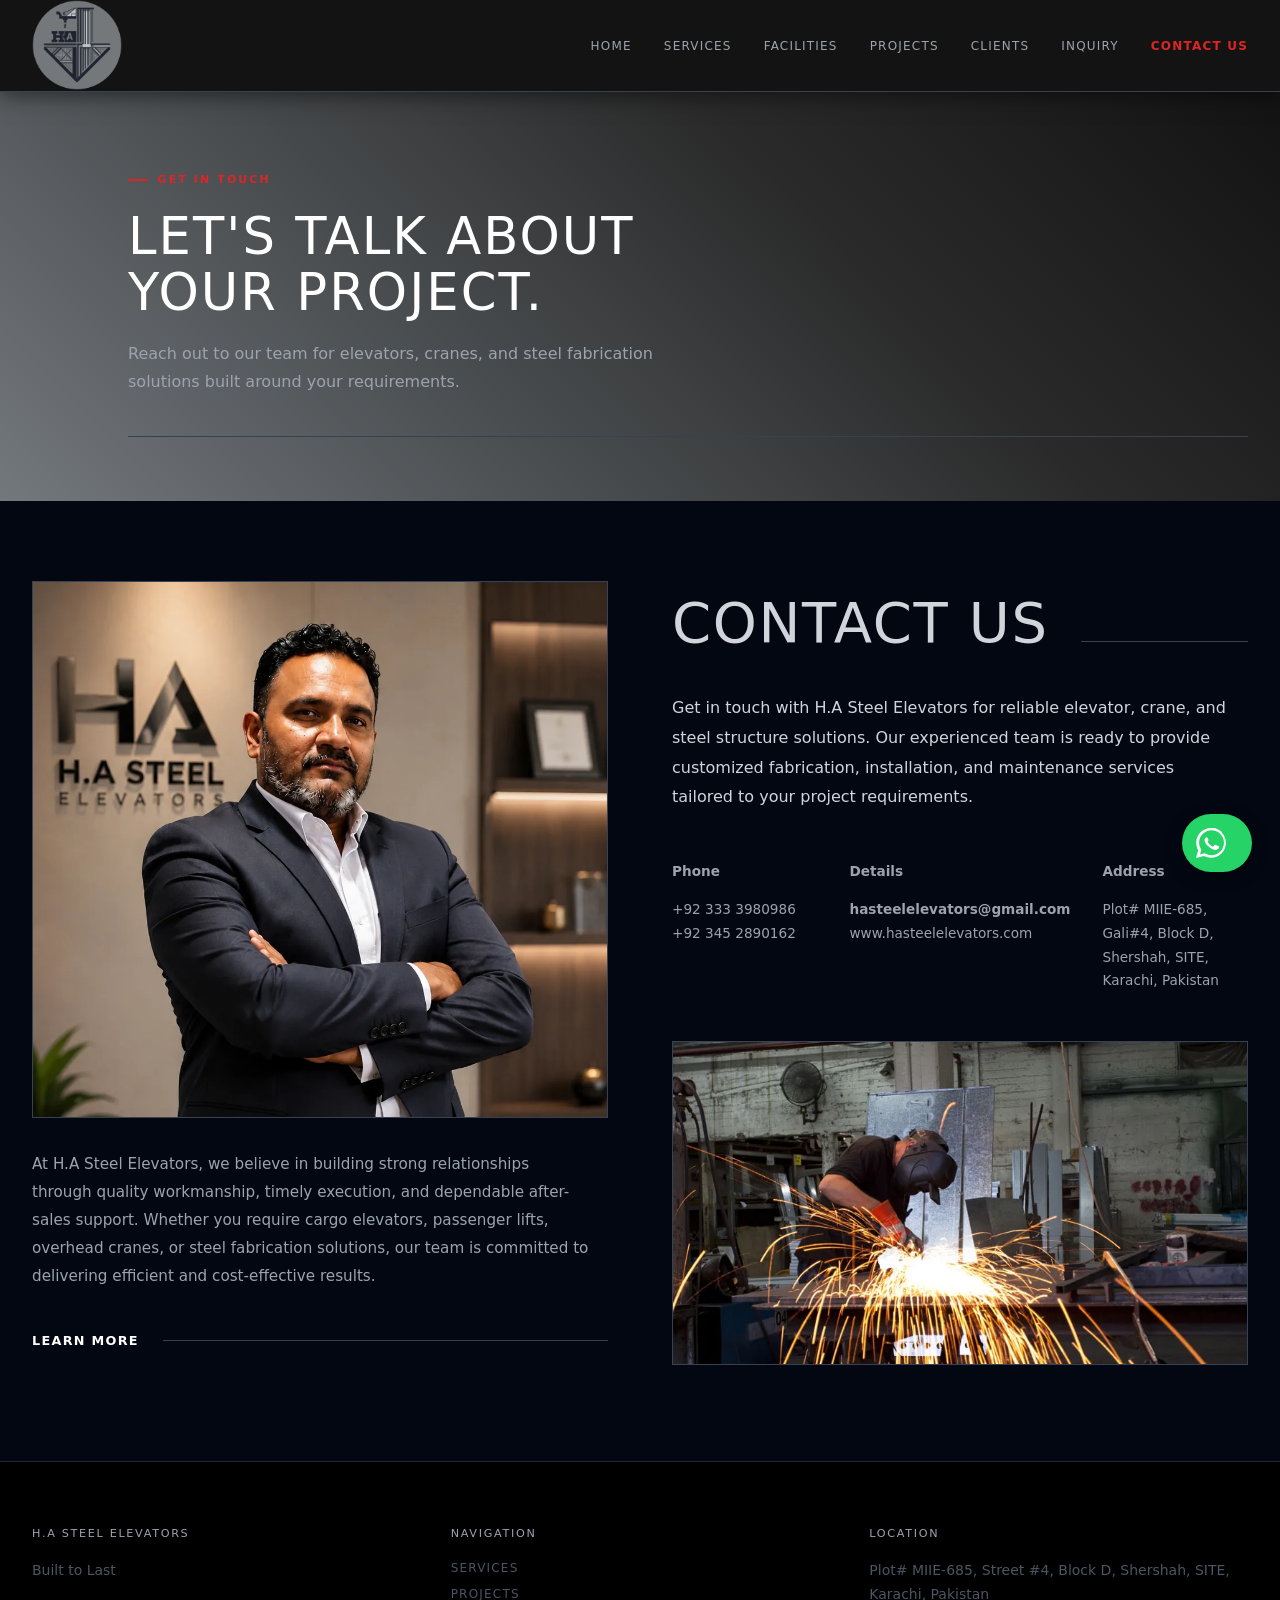
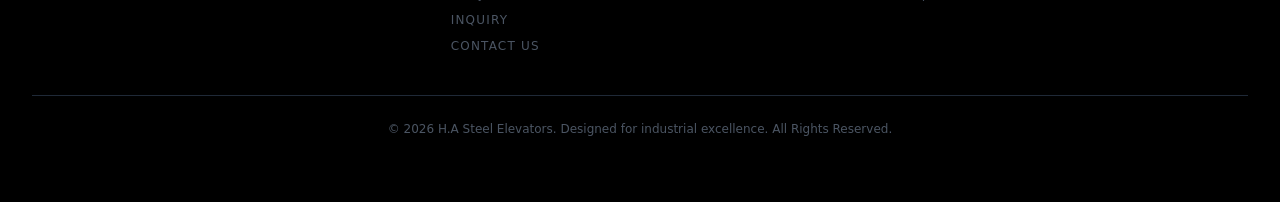
<file: ha-steel-elevators/contact.html>
<!DOCTYPE html>
<html lang="en">
<head>
    <meta charset="UTF-8">
    <meta name="viewport" content="width=device-width, initial-scale=1.0">
    <title>Contact Us — H.A Steel Elevators</title>
    <meta name="description" content="Get in touch with H.A Steel Elevators for cargo elevators, passenger elevators, overhead cranes, shed fabrication, and custom steel solutions.">
    <link rel="icon" href="../favicon.ico">
    <link rel="icon" type="image/png" sizes="32x32" href="/favicon-32x32.png">
    <link rel="icon" type="image/png" sizes="16x16" href="/favicon-16x16.png">
    <link rel="apple-touch-icon" href="/apple-touch-icon.png">
    <link rel="stylesheet" href="../assets/css/style.css">

    <style>
        *, *::before, *::after { box-sizing: border-box; margin: 0; padding: 0; }
        html { min-width: 320px; }

        body {
            background-color: #030712;
            color: #ffffff;
            font-family: 'Inter', system-ui, sans-serif;
        }
        /* ── WHATSAPP FLOATING BUTTON ── */
        .whatsapp-float {
            position: fixed;
            bottom: 28px;
            right: 28px;
            z-index: 999;
            display: flex;
            align-items: center;
            gap: 0.75rem;
            text-decoration: none;
            background-color: #25D366;
            border-radius: 50px;
            padding: 14px;
            box-shadow: 0 4px 16px rgba(0,0,0,0.4);
            transition: padding 0.35s ease, box-shadow 0.25s ease;
            overflow: hidden;
            animation: wa-pulse 2.2s infinite;
        }
        .whatsapp-float svg {
            width: 30px;
            height: 30px;
            flex-shrink: 0;
            fill: #ffffff;
        }
        .whatsapp-label {
            max-width: 0;
            opacity: 0;
            white-space: nowrap;
            color: #ffffff;
            font-size: 0.85rem;
            font-weight: 600;
            letter-spacing: 0.02em;
            overflow: hidden;
            transition: max-width 0.35s ease, opacity 0.25s ease;
        }
        .whatsapp-float:hover {
            padding: 14px 22px 14px 16px;
            box-shadow: 0 6px 22px rgba(0,0,0,0.55);
        }
        .whatsapp-float:hover .whatsapp-label {
            max-width: 160px;
            opacity: 1;
            margin-left: 0.25rem;
        }
        @keyframes wa-pulse {
            0%   { box-shadow: 0 4px 16px rgba(37,211,102,0.5); }
            50%  { box-shadow: 0 4px 24px rgba(37,211,102,0.9); }
            100% { box-shadow: 0 4px 16px rgba(37,211,102,0.5); }
        }
        @media (max-width: 600px) {
            .whatsapp-float { bottom: 18px; right: 18px; }
        }

        /* ── NAVBAR ── */
        .site-header {
            position: sticky;
            top: 0;
            z-index: 50;
            background-color: #141313;
            border-bottom: 1px solid #374151;
            box-shadow: 0 4px 20px rgba(0,0,0,0.5);
        }
        .site-nav {
            max-width: 1280px;
            margin: 0 auto;
            padding: 0 2rem;
            display: flex;
            align-items: center;
            justify-content: space-between;
            height: 90.5px;
        }
        .site-nav img { height: 90px; width: auto; }
        .nav-links {
            display: flex;
            align-items: center;
            gap: 2rem;
            list-style: none;
        }
        .nav-links a {
            font-size: 0.75rem;
            letter-spacing: 0.1em;
            text-transform: uppercase;
            color: #9ca3af;
            text-decoration: none;
            transition: color 0.2s;
        }
        .nav-links a:hover { color: #ffffff; }
        .nav-links a.active { color: #dc2626; font-weight: 600; }

        /* ── HAMBURGER ── */
        .nav-toggle {
            display: none;
            flex-direction: column;
            justify-content: center;
            gap: 5px;
            background: none;
            border: none;
            cursor: pointer;
            padding: 8px;
            z-index: 60;
        }
        .nav-toggle span {
            display: block;
            width: 24px;
            height: 2px;
            background: #9ca3af;
            transition: transform 0.3s, opacity 0.3s;
        }
        .nav-toggle.open span:nth-child(1) { transform: translateY(7px) rotate(45deg); }
        .nav-toggle.open span:nth-child(2) { opacity: 0; }
        .nav-toggle.open span:nth-child(3) { transform: translateY(-7px) rotate(-45deg); }

        /* ── PAGE HERO ── */
        .page-hero {
            background: linear-gradient(-135deg, #141313 0%, #2a2a2a 35%, #4f5356 70%, #73787c 100%);
            padding: 5rem 2rem 4rem 8rem;
            width: 100%;
        }
        .page-hero-inner { max-width: 1280px; margin: 0; }

        .eyebrow-label {
            font-size: 0.68rem;
            letter-spacing: 0.2em;
            text-transform: uppercase;
            color: #dc2626;
            font-weight: 600;
            display: flex;
            align-items: center;
            gap: 0.6rem;
            margin-bottom: 1.25rem;
        }
        .eyebrow-label::before {
            content: '';
            display: inline-block;
            width: 20px; height: 2px;
            background: #dc2626;
        }

        .page-title {
            font-size: clamp(2.2rem, 4vw, 3.8rem);
            font-weight: 200;
            text-transform: uppercase;
            color: #ffffff;
            line-height: 1.1;
            letter-spacing: 0.04em;
        }
        .page-title strong { font-weight: 500; }

        .page-sub {
            margin-top: 1.25rem;
            color: #9ca3af;
            font-size: 1rem;
            line-height: 1.75;
            max-width: 560px;
        }

        .beam-line {
            margin-top: 2.5rem;
            width: 100%;
            height: 1px;
            background: #374151;
            position: relative;
            overflow: hidden;
        }
        .beam-line::after {
            content: '';
            position: absolute;
            top: 0; left: -100%;
            width: 100%; height: 100%;
            background: #dc2626;
            animation: beam 1.1s cubic-bezier(0.4,0,0.2,1) forwards 0.15s;
        }
        @keyframes beam { from { left: -100%; } to { left: 100%; } }

        /* ── CONTACT SECTION ── */
        .contact-section {
            background-color: #030712;
            padding: 5rem 2rem 6rem;
        }
        .contact-inner {
            max-width: 1280px;
            margin: 0 auto;
            display: grid;
            grid-template-columns: 1fr 1fr;
            gap: 4rem;
        }
        @media (max-width: 900px) {
            .contact-inner { grid-template-columns: 1fr; gap: 3rem; }
        }

        /* LEFT COLUMN — single source of truth for contact-img, shows full photo, no cropping */
        .contact-img {
            width: 100%;
            overflow: hidden;
            border: 1px solid #374151;
            background: #111827;
        }
        .contact-img img {
            width: 100%;
            height: auto;
            display: block;
        }

        .contact-blurb {
            margin-top: 2rem;
            color: #9ca3af;
            font-size: 0.95rem;
            line-height: 1.85;
            max-width: 560px;
        }

        .learn-more {
            margin-top: 2.5rem;
            display: flex;
            align-items: center;
            gap: 1.5rem;
        }
        .learn-more a {
            font-size: 0.8rem;
            letter-spacing: 0.1em;
            text-transform: uppercase;
            font-weight: 600;
            color: #fff;
            text-decoration: none;
            white-space: nowrap;
        }
        .learn-more .lm-line {
            flex: 1;
            height: 1px;
            background: #374151;
        }

        .contact-img-2 {
            margin-top: 3rem;
            width: 100%;
            aspect-ratio: 16 / 10;
            overflow: hidden;
            border: 1px solid #374151;
        }
        .contact-img-2 img {
            width: 100%; height: 100%;
            object-fit: cover;
            display: block;
        }

        /* RIGHT COLUMN */
        .contact-heading-row {
            display: flex;
            align-items: baseline;
            gap: 2rem;
        }
        .contact-h2 {
            font-size: clamp(2.2rem, 4.5vw, 3.5rem);
            font-weight: 200;
            text-transform: uppercase;
            color: #d1d5db;
            letter-spacing: 0.03em;
            white-space: nowrap;
        }
        .contact-heading-line {
            flex: 1;
            height: 1px;
            background: #374151;
        }

        .contact-intro {
            margin-top: 1.75rem;
            color: #d1d5db;
            font-size: 1rem;
            line-height: 1.85;
            max-width: 560px;
        }

        .info-grid {
            margin-top: 3rem;
            display: grid;
            grid-template-columns: repeat(3, 1fr);
            gap: 2rem;
        }
        @media (max-width: 600px) {
            .info-grid { grid-template-columns: 1fr; gap: 2rem; }
        }
        .info-heading {
            font-size: 1.1rem;
            font-weight: 600;
            color: #f3f4f6;
            margin-bottom: 0.9rem;
        }
        .info-block p {
            font-size: 0.85rem;
            color: #9ca3af;
            line-height: 1.75;
        }
        .info-block a {
            color: #9ca3af;
            text-decoration: none;
            transition: color 0.15s;
        }
        .info-block a:hover { color: #dc2626; }
        .info-block strong {
            color: #f3f4f6;
            font-weight: 600;
        }

        .contact-work-img {
            margin-top: 3rem;
            width: 100%;
            aspect-ratio: 16 / 9;
            overflow: hidden;
            border: 1px solid #374151;
        }
        .contact-work-img img {
            width: 100%; height: 100%;
            object-fit: cover;
            display: block;
        }

        /* ── FOOTER ── */
        .site-footer {
            background: #000;
            border-top: 1px solid #1f2937;
            padding: 4rem 2rem;
        }
        .footer-inner {
            max-width: 1280px;
            margin: 0 auto;
            display: grid;
            grid-template-columns: repeat(auto-fit, minmax(200px, 1fr));
            gap: 2.5rem;
        }
        .footer-heading {
            font-size: 0.7rem;
            letter-spacing: 0.15em;
            text-transform: uppercase;
            color: #9ca3af;
            font-weight: 500;
        }
        .footer-text { margin-top: 1rem; color: #4b5563; font-size: 0.875rem; line-height: 1.7; }
        .footer-links { margin-top: 1rem; display: flex; flex-direction: column; gap: 0.5rem; }
        .footer-links a {
            font-size: 0.75rem;
            letter-spacing: 0.1em;
            text-transform: uppercase;
            color: #4b5563;
            text-decoration: none;
            transition: color 0.15s;
        }
        .footer-links a:hover { color: #fff; }
        .footer-divider { border: none; border-top: 1px solid #1f2937; margin: 2.5rem 0 0; }
        .footer-copy {
            max-width: 1280px;
            margin: 1.5rem auto 0;
            padding: 0 2rem;
            font-size: 0.75rem;
            color: #4b5563;
            text-align: center;
        }

        /* ── MOBILE: 768px ── */
        @media (max-width: 768px) {
            /* Navbar */
            .site-nav {
                padding: 0 1.25rem;
                height: 70px;
                position: relative;
            }
            .site-nav img { height: 60px; }
            .nav-toggle { display: flex; }
            .nav-links {
                display: none;
                position: absolute;
                top: 70px; left: 0; right: 0;
                background-color: #141313;
                border-top: 1px solid #374151;
                flex-direction: column;
                align-items: flex-start;
                gap: 0;
                padding: 0.5rem 0;
                z-index: 50;
            }
            .nav-links.open { display: flex; }
            .nav-links li { width: 100%; }
            .nav-links a {
                display: block;
                width: 100%;
                padding: 0.85rem 1.5rem;
                font-size: 0.75rem;
                border-bottom: 1px solid #1f2937;
            }

            /* Page Hero */
            .page-hero { padding: 4rem 1.5rem; }

            /* Contact Section */
            .contact-section { padding: 4rem 1.25rem; }
            .contact-h2 { white-space: normal; }

            /* Footer */
            .footer-inner { grid-template-columns: 1fr; gap: 2rem; }
            .site-footer { padding: 3rem 1.25rem; }
            .footer-copy { padding: 0 1.25rem; }
        }

        /* ── MOBILE: 480px ── */
        @media (max-width: 480px) {
            .site-nav { height: 60px; }
            .site-nav img { height: 50px; }
            .nav-links { top: 60px; }
            
            .page-hero { padding: 3rem 1rem; }
            
            .contact-section { padding: 3rem 1rem; }
            .contact-heading-row { flex-direction: column; gap: 1rem; }
            .contact-heading-line { width: 100%; height: 1px; }

            .site-footer { padding: 2.5rem 1rem; }
            .footer-copy { padding: 0 1rem; }
        }
    </style>
</head>

<body>

    <header class="site-header">
        <nav class="site-nav">
            <a href="../index.html">
                <img src="../assets/images/AH Steel Elevators Logo No background.webp" alt="H.A Steel Elevators Logo" width="2000" height="2000">
            </a>
            <button class="nav-toggle" aria-label="Toggle navigation" aria-expanded="false">
                <span></span>
                <span></span>
                <span></span>
            </button>
            <ul class="nav-links">
                <li><a href="../index.html">Home</a></li>
                <li><a href="services.html">Services</a></li>
                <li><a href="facilities.html">Facilities</a></li>
                <li><a href="projects.html">Projects</a></li>
                <li><a href="companies-served.html">Clients</a></li>
                <li><a href="inquiry.html">Inquiry</a></li>
                <li><a href="contact.html" class="active">Contact Us</a></li>
            </ul>
        </nav>
    </header>

    <main>

        <div class="page-hero">
            <div class="page-hero-inner">
                <p class="eyebrow-label">Get In Touch</p>
                <h1 class="page-title">Let's talk about<br><strong>your project.</strong></h1>
                <p class="page-sub">Reach out to our team for elevators, cranes, and steel fabrication solutions built around your requirements.</p>
                <div class="beam-line"></div>
            </div>
        </div>

        <section class="contact-section">
            <div class="contact-inner">

                <div>
                    <div class="contact-img">
                        <img src="../assets/images/CEO.webp" alt="H.A Steel Elevators CEO" loading="lazy" width="1004" height="935">
                    </div>
                    <p class="contact-blurb">
                        At H.A Steel Elevators, we believe in building strong relationships through
                        quality workmanship, timely execution, and dependable after-sales support.
                        Whether you require cargo elevators, passenger lifts, overhead cranes, or
                        steel fabrication solutions, our team is committed to delivering efficient
                        and cost-effective results.
                    </p>
                    <div class="learn-more">
                        <a href="services.html">Learn More</a>
                        <span class="lm-line"></span>
                    </div>
                </div>

                <div>
                    <div class="contact-heading-row">
                        <h2 class="contact-h2">Contact Us</h2>
                        <span class="contact-heading-line"></span>
                    </div>

                    <p class="contact-intro">
                        Get in touch with H.A Steel Elevators for reliable elevator, crane, and
                        steel structure solutions. Our experienced team is ready to provide
                        customized fabrication, installation, and maintenance services tailored
                        to your project requirements.
                    </p>

                    <div class="info-grid">
                        <div class="info-block">
                            <p class="info-heading">Phone</p>
                            <p><a href="tel:+923339380986">+92 333 3980986</a></p>
                            <p><a href="tel:+923452890162">+92 345 2890162</a></p>
                        </div>
                        <div class="info-block">
                            <p class="info-heading">Details</p>
                            <p><strong><a href="mailto:hasteelelevators@gmail.com">hasteelelevators@gmail.com</a></strong></p>
                            <p><a href="https://www.hasteelelevators.com" target="_blank" rel="noopener">www.hasteelelevators.com</a></p>
                        </div>
                        <div class="info-block">
                            <p class="info-heading">Address</p>
                            <p>Plot# MIIE-685, Gali#4, Block D,<br>Shershah, SITE, Karachi, Pakistan</p>
                        </div>
                    </div>

                    <div class="contact-work-img">
                        <img src="../assets/images/welder-bg.webp" alt="Steel fabrication work in progress" loading="lazy" width="800" height="533">
                    </div>
                </div>

            </div>
        </section>

    </main>

    <footer class="site-footer">
        <div class="footer-inner">
            <div>
                <p class="footer-heading">H.A Steel Elevators</p>
                <p class="footer-text">
                    Built to Last
                </p>
            </div>
            <div>
                <p class="footer-heading">Navigation</p>
                <div class="footer-links">
                    <a href="services.html">Services</a>
                    <a href="projects.html">Projects</a>
                    <a href="inquiry.html">Inquiry</a>
                    <a href="contact.html">Contact Us</a>
                </div>
            </div>
            <div>
                <p class="footer-heading">Location</p>
                <p class="footer-text">Plot# MIIE-685, Street #4, Block D, Shershah, SITE, Karachi, Pakistan</p>
            </div>
        </div>
        <hr class="footer-divider">
        <p class="footer-copy">© 2026 H.A Steel Elevators. Designed for industrial excellence. All Rights Reserved.</p>
    </footer>

     <a href="https://wa.me/923333980986?text=Hi%2C%20can%20I%20get%20a%20quote%3F"
       class="whatsapp-float"
       target="_blank"
       rel="noopener"
       aria-label="Chat with us on WhatsApp">
        <svg viewBox="0 0 24 24" xmlns="http://www.w3.org/2000/svg">
            <path d="M17.498 14.382c-.301-.15-1.767-.867-2.04-.966-.273-.101-.473-.15-.673.15-.197.295-.771.964-.944 1.162-.175.195-.349.21-.646.075-1.746-.792-3.034-2.058-3.851-3.557-.158-.295-.022-.435.118-.605.166-.205.357-.395.482-.605.122-.21.092-.382-.04-.582-.13-.197-.484-1.162-.665-1.557-.18-.39-.366-.34-.518-.345-.137-.005-.293-.005-.45-.005-.155 0-.408.06-.625.297-.213.241-.823.806-.823 1.965 0 1.16.84 2.282 1.225 2.882.387.6 1.97 3.012 4.84 4.107 2.872 1.094 2.872.728 3.393.682.518-.045 1.766-.722 2.027-1.42.258-.7.258-1.296.18-1.42-.077-.122-.301-.197-.604-.345m-5.46 7.434h-.005a9.94 9.94 0 01-5.06-1.385l-.363-.215-3.762.99 1.005-3.671-.235-.376a9.93 9.93 0 01-1.527-5.293c.005-5.486 4.474-9.954 9.957-9.954 2.658 0 5.155 1.038 7.03 2.913a9.886 9.886 0 012.91 7.04c-.003 5.486-4.471 9.951-9.95 9.951m8.413-18.36A11.815 11.815 0 0012.04 0C5.495 0 .163 5.328.16 11.876c0 2.096.547 4.142 1.588 5.945L0 24l6.335-1.652a11.882 11.882 0 005.683 1.448h.005c6.544 0 11.877-5.328 11.88-11.877a11.811 11.811 0 00-3.452-8.394"/>
        </svg>
        <span class="whatsapp-label">Chat with us</span>
    </a>
    
    <script>
        const navToggle = document.querySelector('.nav-toggle');
        const navLinks  = document.querySelector('.nav-links');
        navToggle.addEventListener('click', () => {
            const isOpen = navLinks.classList.toggle('open');
            navToggle.classList.toggle('open', isOpen);
            navToggle.setAttribute('aria-expanded', isOpen);
        });
        navLinks.querySelectorAll('a').forEach(link => {
            link.addEventListener('click', () => {
                navLinks.classList.remove('open');
                navToggle.classList.remove('open');
                navToggle.setAttribute('aria-expanded', 'false');
            });
        });
    </script>
</body>
</html>
</file>
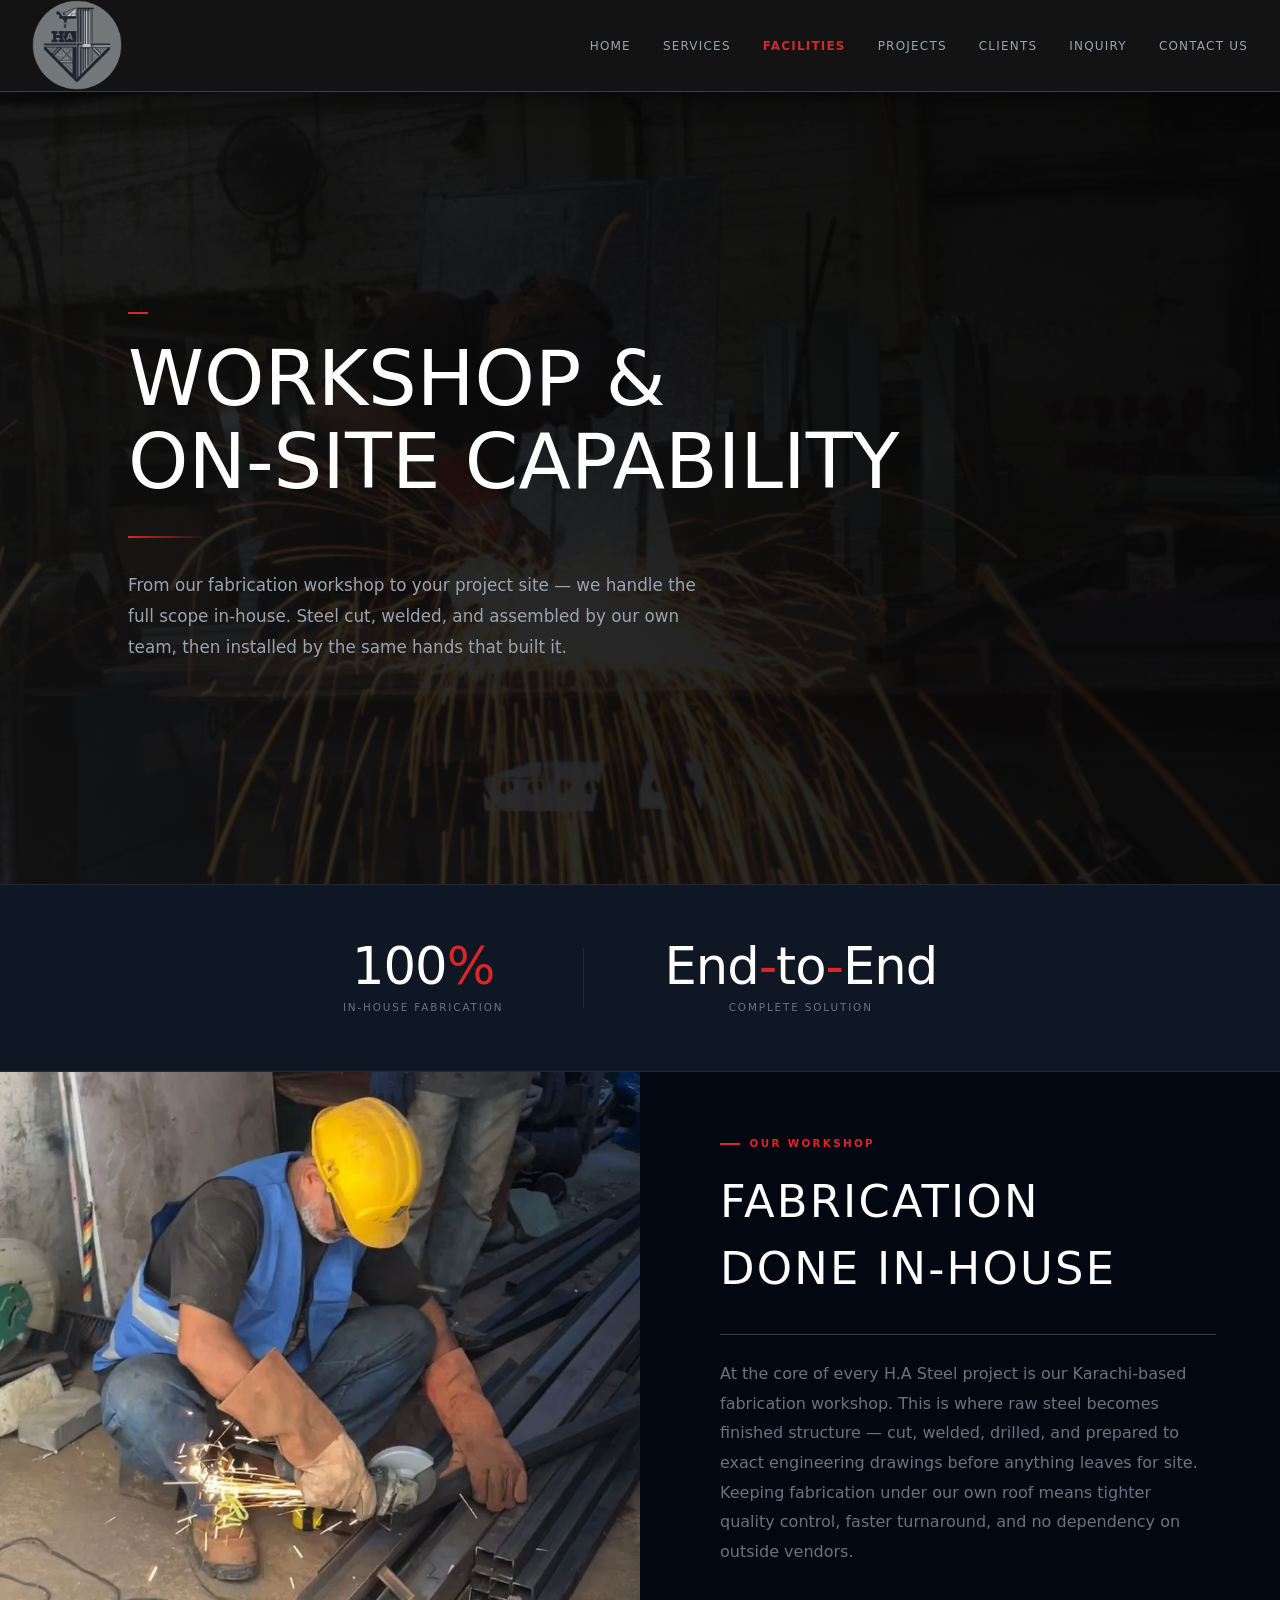
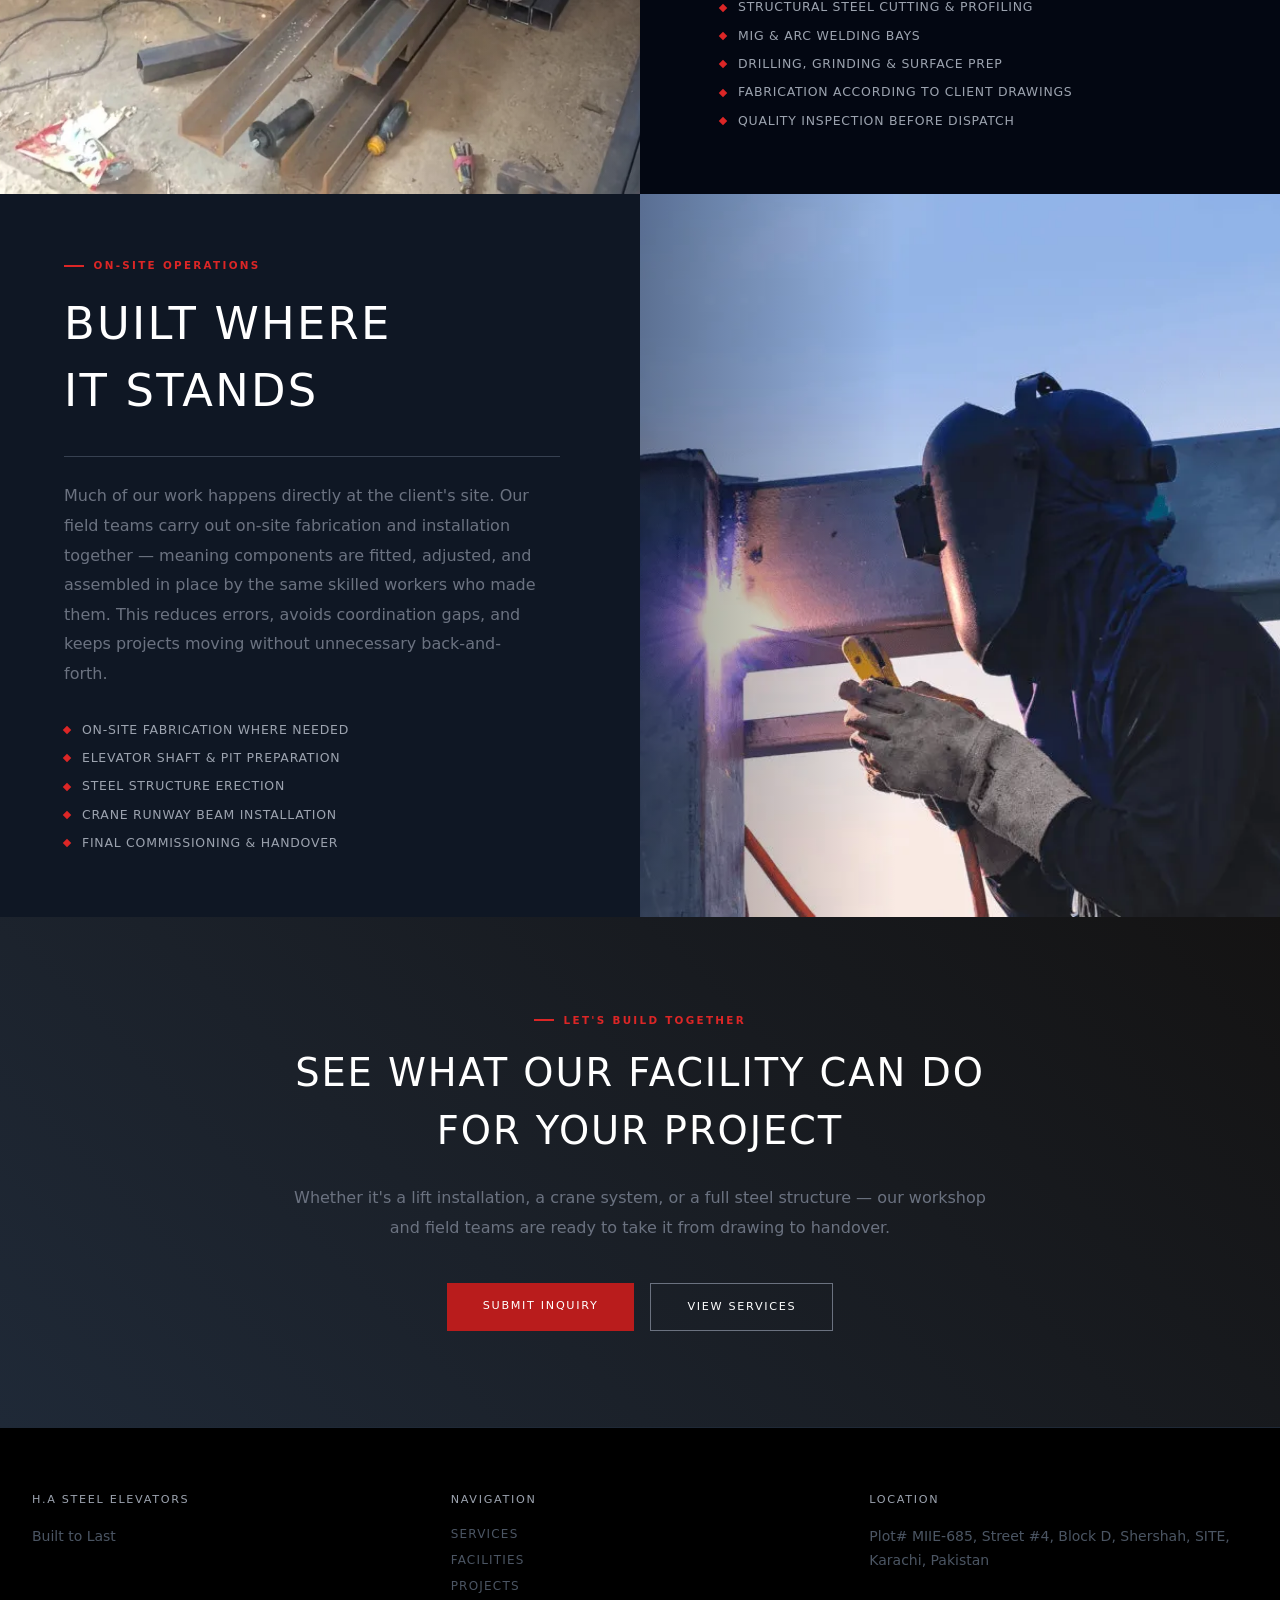
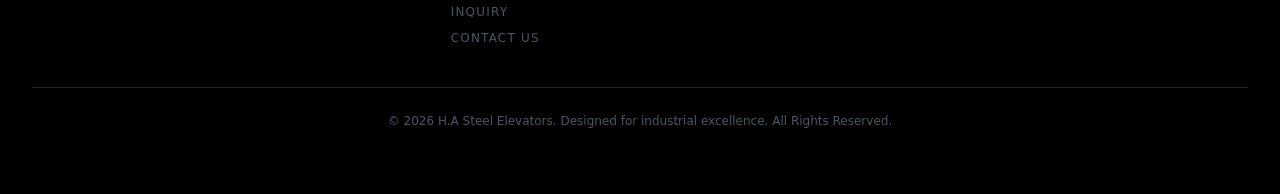
<file: ha-steel-elevators/facilities.html>
<!DOCTYPE html>
<html lang="en">

<head>
    <meta charset="UTF-8">
    <meta name="viewport" content="width=device-width, initial-scale=1.0">
    <title>Facilities — H.A Steel Elevators</title>
    <meta name="description"
        content="H.A Steel Elevators facilities — our in-house fabrication workshop and full on-site installation capability across Karachi and beyond.">
    <link rel="icon" href="../favicon.ico">
    <link rel="icon" type="image/png" sizes="32x32" href="/favicon-32x32.png">
    <link rel="icon" type="image/png" sizes="16x16" href="/favicon-16x16.png">
    <link rel="apple-touch-icon" href="/apple-touch-icon.png">
    <link rel="stylesheet" href="../assets/css/style.css">

    <style>
        *,
        *::before,
        *::after {
            box-sizing: border-box;
            margin: 0;
            padding: 0;
        }

        html {
            min-width: 320px;
            scroll-behavior: smooth;
        }

        body {
            background-color: #030712;
            color: #ffffff;
            font-family: 'Inter', system-ui, sans-serif;
        }

        /* ── NAVBAR ── */
        .site-header {
            position: sticky;
            top: 0;
            z-index: 50;
            background-color: #141313;
            border-bottom: 1px solid #374151;
            box-shadow: 0 4px 20px rgba(0, 0, 0, 0.5);
        }

        .site-nav {
            max-width: 1280px;
            margin: 0 auto;
            padding: 0 2rem;
            display: flex;
            align-items: center;
            justify-content: space-between;
            height: 90.5px;
        }

        .site-nav img {
            height: 90px;
            width: auto;
        }

        .nav-links {
            display: flex;
            align-items: center;
            gap: 2rem;
            list-style: none;
        }

        .nav-links a {
            font-size: 0.75rem;
            letter-spacing: 0.1em;
            text-transform: uppercase;
            color: #9ca3af;
            text-decoration: none;
            transition: color 0.2s;
        }

        .nav-links a:hover {
            color: #ffffff;
        }

        .nav-links a.active {
            color: #c82c2c;
            font-weight: 600;
        }

        /* ── HAMBURGER ── */
        .nav-toggle {
            display: none;
            flex-direction: column;
            justify-content: center;
            gap: 5px;
            background: none;
            border: none;
            cursor: pointer;
            padding: 8px;
            z-index: 60;
        }

        .nav-toggle span {
            display: block;
            width: 24px;
            height: 2px;
            background: #9ca3af;
            transition: transform 0.3s, opacity 0.3s;
        }

        .nav-toggle.open span:nth-child(1) {
            transform: translateY(7px) rotate(45deg);
        }

        .nav-toggle.open span:nth-child(2) {
            opacity: 0;
        }

        .nav-toggle.open span:nth-child(3) {
            transform: translateY(-7px) rotate(-45deg);
        }

        /* ── HERO ── */
        .page-hero {
            min-height: 88vh;
            display: flex;
            align-items: center;
            background:
                linear-gradient(-135deg, rgba(5, 5, 5, 0.93) 0%, rgba(10, 10, 10, 0.90) 50%, rgba(20, 20, 20, 0.85) 100%),
                url('../assets/images/welder-bg.webp') center center / cover no-repeat;
            background-attachment: fixed;
            width: 100%;
            position: relative;
        }

        .hero-inner {
            padding: 7rem 2.5rem 7rem 8rem;
            max-width: 1280px;
            margin: 0;
            width: 100%;
        }

        .hero-eyebrow {
            font-size: 0.68rem;
            letter-spacing: 0.25em;
            text-transform: uppercase;
            color: #dc2626;
            font-weight: 600;
            display: flex;
            align-items: center;
            gap: 0.6rem;
            margin-bottom: 1.5rem;
        }

        .hero-eyebrow::before {
            content: '';
            display: inline-block;
            width: 20px;
            height: 2px;
            background: #dc2626;
        }

        .hero-h1 {
            font-size: clamp(2.5rem, 6vw, 5rem);
            font-weight: 200;
            text-transform: uppercase;
            color: #ffffff;
            line-height: 1.08;
            max-width: 820px;
            text-align: left;
        }

        .hero-divider {
            margin: 2rem 0;
            width: 80px;
            height: 2px;
            background: linear-gradient(90deg, #dc2626, transparent);
        }

        .hero-sub {
            max-width: 580px;
            color: #9ca3af;
            font-size: 1.05rem;
            line-height: 1.85;
            text-align: left;
        }

        /* ── BEAM LINE ── */
        .beam-line {
            margin-top: 2rem;
            width: 100%;
            height: 1px;
            background: #374151;
            position: relative;
            overflow: hidden;
        }

        .beam-line::after {
            content: '';
            position: absolute;
            top: 0;
            left: -100%;
            width: 100%;
            height: 100%;
            background: #dc2626;
            animation: beam 1.1s cubic-bezier(0.4, 0, 0.2, 1) forwards 0.15s;
        }

        @keyframes beam {
            from {
                left: -100%;
            }

            to {
                left: 100%;
            }
        }

        /* ── EYEBROW ── */
        .eyebrow-label {
            font-size: 0.65rem;
            letter-spacing: 0.22em;
            text-transform: uppercase;
            color: #dc2626;
            font-weight: 600;
            display: flex;
            align-items: center;
            gap: 0.6rem;
        }

        .eyebrow-label::before {
            content: '';
            display: inline-block;
            width: 20px;
            height: 2px;
            background: #dc2626;
            flex-shrink: 0;
        }

        .section-title {
            margin-top: 1rem;
            font-size: clamp(1.8rem, 3.5vw, 3rem);
            font-weight: 200;
            text-transform: uppercase;
            letter-spacing: 0.05em;
            color: #ffffff;
        }

        /* ── STAT STRIP ── */
        .stat-strip {
            background-color: #0f1724;
            border-top: 1px solid #1f2937;
            border-bottom: 1px solid #1f2937;
            padding: 3.5rem 2rem;
        }

        .stat-strip-inner {
            max-width: 1280px;
            margin: 0 auto;
            display: flex;
            justify-content: center;
            align-items: center;
            gap: 0;
        }

        .stat-item {
            text-align: center;
            padding: 0 5rem;
        }

        .stat-number {
            font-size: clamp(2rem, 4vw, 3.2rem);
            font-weight: 200;
            color: #ffffff;
            letter-spacing: -0.02em;
            line-height: 1;
        }

        .stat-number span {
            color: #dc2626;
        }

        .stat-label {
            margin-top: 0.5rem;
            font-size: 0.65rem;
            letter-spacing: 0.18em;
            text-transform: uppercase;
            color: #6b7280;
            font-weight: 500;
        }

        .stat-divider {
            width: 1px;
            height: 60px;
            background: #1f2937;
            flex-shrink: 0;
        }

        /* ── FACILITY ROWS ── */
        .facility-row {
            width: 100%;
            display: grid;
            grid-template-columns: 1fr 1fr;
            min-height: 480px;
        }

        .facility-row.reverse {
            direction: rtl;
        }

        .facility-row.reverse>* {
            direction: ltr;
        }

        .fac-img {
            width: 100%;
            height: 100%;
            min-height: 420px;
            overflow: hidden;
            position: relative;
        }

        .fac-img img {
            width: 100%;
            height: 100%;
            object-fit: cover;
            display: block;
            transition: transform 0.6s ease;
        }

        .fac-img:hover img {
            transform: scale(1.04);
        }

        .fac-img::after {
            content: '';
            position: absolute;
            inset: 0;
            background: linear-gradient(to right, transparent 60%, rgba(3, 7, 18, 0.4) 100%);
            pointer-events: none;
        }

        .facility-row.reverse .fac-img::after {
            background: linear-gradient(to left, transparent 60%, rgba(3, 7, 18, 0.4) 100%);
        }

        .fac-content {
            display: flex;
            flex-direction: column;
            justify-content: center;
            padding: 4rem 4rem 4rem 5rem;
        }

        .facility-row.reverse .fac-content {
            padding: 4rem 5rem 4rem 4rem;
        }

        .fac-desc {
            margin-top: 1.5rem;
            color: #6b7280;
            font-size: 1rem;
            line-height: 1.85;
            max-width: 480px;
        }

        .fac-specs {
            margin-top: 2rem;
            display: flex;
            flex-direction: column;
            gap: 0.6rem;
        }

        .fac-spec {
            display: flex;
            align-items: center;
            gap: 0.75rem;
            font-size: 0.78rem;
            letter-spacing: 0.06em;
            text-transform: uppercase;
            color: #9ca3af;
        }

        .fac-spec::before {
            content: '';
            width: 6px;
            height: 6px;
            background: #dc2626;
            flex-shrink: 0;
            transform: rotate(45deg);
        }

        .bg-a {
            background-color: #030712;
        }

        .bg-b {
            background-color: #0f1724;
        }

        .bg-c {
            background-color: #111827;
        }

        /* ── CAPABILITIES BAND ── */
        .capabilities-band {
            background-color: #111827;
            border-top: 1px solid #1f2937;
            border-bottom: 1px solid #1f2937;
            padding: 5rem 2rem;
        }

        .capabilities-inner {
            max-width: 1280px;
            margin: 0 auto;
        }

        .capabilities-header {
            text-align: center;
            margin-bottom: 3.5rem;
        }

        .capabilities-grid {
            display: grid;
            grid-template-columns: repeat(auto-fit, minmax(240px, 1fr));
            gap: 0;
            border: 1px solid #1f2937;
        }

        .cap-card {
            padding: 2.5rem 2rem;
            border-right: 1px solid #1f2937;
            border-bottom: 1px solid #1f2937;
            transition: background 0.2s;
        }

        .cap-card:hover {
            background: rgba(220, 38, 38, 0.04);
        }

        .cap-icon {
            width: 36px;
            height: 2px;
            background: #dc2626;
            margin-bottom: 1.5rem;
        }

        .cap-title {
            font-size: 0.8rem;
            letter-spacing: 0.12em;
            text-transform: uppercase;
            color: #ffffff;
            font-weight: 500;
            margin-bottom: 0.75rem;
        }

        .cap-text {
            font-size: 0.85rem;
            color: #6b7280;
            line-height: 1.75;
        }

        /* ── CTA STRIP ── */
        .cta-strip {
            background: linear-gradient(-135deg, #141313 0%, #1f2937 100%);
            padding: 6rem 2rem;
            text-align: center;
        }

        .cta-strip-inner {
            max-width: 700px;
            margin: 0 auto;
        }

        .cta-heading {
            font-size: clamp(1.6rem, 3vw, 2.5rem);
            font-weight: 200;
            text-transform: uppercase;
            color: #fff;
            letter-spacing: 0.05em;
            margin-top: 1rem;
        }

        .cta-sub {
            margin-top: 1.5rem;
            color: #6b7280;
            font-size: 1rem;
            line-height: 1.85;
        }

        .cta-btns {
            margin-top: 2.5rem;
            display: flex;
            gap: 1rem;
            justify-content: center;
            flex-wrap: wrap;
        }

        .btn-primary {
            display: inline-block;
            background: #b91c1c;
            color: #fff;
            font-size: 0.7rem;
            letter-spacing: 0.15em;
            text-transform: uppercase;
            padding: 1rem 2.25rem;
            font-weight: 500;
            text-decoration: none;
            transition: background 0.15s;
        }

        .btn-primary:hover {
            background: #991b1b;
        }

        .btn-secondary {
            display: inline-block;
            background: transparent;
            color: #fff;
            font-size: 0.7rem;
            letter-spacing: 0.15em;
            text-transform: uppercase;
            padding: 1rem 2.25rem;
            font-weight: 500;
            text-decoration: none;
            border: 1px solid #6b7280;
            transition: border-color 0.15s;
        }

        .btn-secondary:hover {
            border-color: #fff;
        }

        /* ── FOOTER ── */
        .site-footer {
            background: #000;
            border-top: 1px solid #1f2937;
            padding: 4rem 2rem;
        }

        .footer-inner {
            max-width: 1280px;
            margin: 0 auto;
            display: grid;
            grid-template-columns: repeat(auto-fit, minmax(200px, 1fr));
            gap: 2.5rem;
        }

        .footer-heading {
            font-size: 0.7rem;
            letter-spacing: 0.15em;
            text-transform: uppercase;
            color: #9ca3af;
            font-weight: 500;
        }

        .footer-text {
            margin-top: 1rem;
            color: #4b5563;
            font-size: 0.875rem;
            line-height: 1.7;
        }

        .footer-links {
            margin-top: 1rem;
            display: flex;
            flex-direction: column;
            gap: 0.5rem;
        }

        .footer-links a {
            font-size: 0.75rem;
            letter-spacing: 0.1em;
            text-transform: uppercase;
            color: #4b5563;
            text-decoration: none;
            transition: color 0.15s;
        }

        .footer-links a:hover {
            color: #fff;
        }

        .footer-divider {
            border: none;
            border-top: 1px solid #1f2937;
            margin: 2.5rem 0 0;
        }

        .footer-copy {
            max-width: 1280px;
            margin: 1.5rem auto 0;
            padding: 0 2rem;
            font-size: 0.75rem;
            color: #4b5563;
            text-align: center;
        }

        /* ── MOBILE: 768px ── */
        @media (max-width: 768px) {

            /* Navbar */
            .site-nav {
                padding: 0 1.25rem;
                height: 70px;
                position: relative;
            }

            .site-nav img {
                height: 60px;
            }

            .nav-toggle {
                display: flex;
            }

            .nav-links {
                display: none;
                position: absolute;
                top: 70px;
                left: 0;
                right: 0;
                background-color: #141313;
                border-top: 1px solid #374151;
                flex-direction: column;
                align-items: flex-start;
                gap: 0;
                padding: 0.5rem 0;
                z-index: 50;
            }

            .nav-links.open {
                display: flex;
            }

            .nav-links li {
                width: 100%;
            }

            .nav-links a {
                display: block;
                width: 100%;
                padding: 0.85rem 1.5rem;
                font-size: 0.75rem;
                border-bottom: 1px solid #1f2937;
            }

            /* Hero */
            .page-hero {
                background-attachment: scroll;
            }

            .hero-inner {
                padding: 4rem 1.5rem;
            }

            /* Stat strip */
            .stat-strip-inner {
                flex-direction: column;
                gap: 2rem;
            }

            .stat-item {
                padding: 0;
            }

            .stat-divider {
                display: none;
            }

            /* Facility rows */
            .facility-row {
                grid-template-columns: 1fr;
            }

            .facility-row.reverse {
                direction: ltr;
            }

            .fac-img {
                min-height: 260px;
            }

            .fac-content {
                padding: 2.5rem 1.5rem;
            }

            .facility-row.reverse .fac-content {
                padding: 2.5rem 1.5rem;
            }

            /* Capabilities */
            .capabilities-band {
                padding: 3.5rem 1.25rem;
            }

            .capabilities-grid {
                grid-template-columns: 1fr;
            }

            /* CTA */
            .cta-strip {
                padding: 4rem 1.25rem;
            }

            .cta-btns {
                flex-direction: column;
                align-items: center;
            }

            .btn-primary,
            .btn-secondary {
                width: 100%;
                max-width: 320px;
                text-align: center;
            }

            /* Footer */
            .footer-inner {
                grid-template-columns: 1fr;
                gap: 2rem;
            }

            .site-footer {
                padding: 3rem 1.25rem;
            }

            .footer-copy {
                padding: 0 1.25rem;
            }
        }

        /* ── MOBILE: 480px ── */
        @media (max-width: 480px) {
            .site-nav {
                height: 60px;
            }

            .site-nav img {
                height: 50px;
            }

            .nav-links {
                top: 60px;
            }

            .hero-inner {
                padding: 3rem 1rem;
            }

            .fac-img {
                min-height: 220px;
            }

            .fac-content {
                padding: 2rem 1rem;
            }

            .facility-row.reverse .fac-content {
                padding: 2rem 1rem;
            }

            .capabilities-band {
                padding: 3rem 1rem;
            }

            .cap-card {
                padding: 2rem 1.25rem;
            }

            .site-footer {
                padding: 2.5rem 1rem;
            }

            .footer-copy {
                padding: 0 1rem;
            }
        }
    </style>
</head>

<body>

    <!-- NAVBAR -->
    <header class="site-header">
        <nav class="site-nav">
            <a href="../index.html">
                <img src="../assets/images/AH Steel Elevators Logo No background.webp" alt="H.A Steel Elevators Logo" width="2000" height="2000">
            </a>
            <button class="nav-toggle" aria-label="Toggle navigation" aria-expanded="false">
                <span></span>
                <span></span>
                <span></span>
            </button>
            <ul class="nav-links">
                <li><a href="../index.html">Home</a></li>
                <li><a href="services.html">Services</a></li>
                <li><a href="facilities.html" class="active">Facilities</a></li>
                <li><a href="projects.html">Projects</a></li>
                <li><a href="companies-served.html">Clients</a></li>
                <li><a href="inquiry.html">Inquiry</a></li>
                <li><a href="contact.html">Contact Us</a></li>
            </ul>
        </nav>
    </header>

    <main>

        <!-- HERO -->
        <section class="page-hero">
            <div class="hero-inner">
                <p class="hero-eyebrow"></p>
                <h1 class="hero-h1">Workshop &amp;<br>On-Site Capability</h1>
                <div class="hero-divider"></div>
                <p class="hero-sub">
                    From our fabrication workshop to your project site —
                    we handle the full scope in-house. Steel cut, welded, and
                    assembled by our own team, then installed by the same hands
                    that built it.
                </p>
            </div>
        </section>

        <!-- STAT STRIP -->
        <div class="stat-strip">
            <div class="stat-strip-inner">
                <div class="stat-item">
                    <div class="stat-number">100<span>%</span></div>
                    <div class="stat-label">In-House Fabrication</div>
                </div>
                <div class="stat-divider"></div>
                <div class="stat-item">
                    <div class="stat-number">End<span>&#8209;</span>to<span>&#8209;</span>End</div>
                    <div class="stat-label">Complete Solution</div>
                </div>
            </div>
        </div>

        <!-- ═══ 01 IN-HOUSE WORKSHOP ═══ -->
        <div class="facility-row bg-a">
            <div class="fac-img">
                <img src="../assets/images/Facility.webp" alt="H.A Steel Elevators Fabrication Workshop" loading="lazy" width="1039" height="1030">
            </div>
            <div class="fac-content">
                <p class="eyebrow-label">Our Workshop</p>
                <h2 class="section-title">Fabrication<br>Done In-House</h2>
                <div class="beam-line"></div>
                <p class="fac-desc">
                    At the core of every H.A Steel project is our Karachi-based
                    fabrication workshop. This is where raw steel becomes finished
                    structure — cut, welded, drilled, and prepared to exact
                    engineering drawings before anything leaves for site.
                    Keeping fabrication under our own roof means tighter quality
                    control, faster turnaround, and no dependency on outside vendors.
                </p>
                <div class="fac-specs">
                    <span class="fac-spec">Structural steel cutting &amp; profiling</span>
                    <span class="fac-spec">MIG &amp; arc welding bays</span>
                    <span class="fac-spec">Drilling, grinding &amp; surface prep</span>
                    <span class="fac-spec">Fabrication according to client drawings</span>
                    <span class="fac-spec">Quality inspection before dispatch</span>
                </div>
            </div>
        </div>

        <!-- ═══ 02 ON-SITE WORK ═══ -->
        <div class="facility-row reverse bg-b">
            <div class="fac-img">
                <img src="../assets/images/onsite-worker.webp" alt="H.A Steel Elevators On-Site Installation" loading="lazy" width="1024" height="683">
            </div>
            <div class="fac-content">
                <p class="eyebrow-label">On-Site Operations</p>
                <h2 class="section-title">Built Where<br>It Stands</h2>
                <div class="beam-line"></div>
                <p class="fac-desc">
                    Much of our work happens directly at the client's site.
                    Our field teams carry out on-site fabrication and installation
                    together — meaning components are fitted, adjusted, and
                    assembled in place by the same skilled workers who made them.
                    This reduces errors, avoids coordination gaps, and keeps
                    projects moving without unnecessary back-and-forth.
                </p>
                <div class="fac-specs">
                    <span class="fac-spec">On-site fabrication where needed</span>
                    <span class="fac-spec">Elevator shaft &amp; pit preparation</span>
                    <span class="fac-spec">Steel structure erection</span>
                    <span class="fac-spec">Crane runway beam installation</span>
                    <span class="fac-spec">Final commissioning &amp; handover</span>
                </div>
            </div>
        </div>

        <!-- CTA -->
        <div class="cta-strip">
            <div class="cta-strip-inner">
                <p class="eyebrow-label" style="justify-content:center;">Let's Build Together</p>
                <h2 class="cta-heading">See What Our Facility Can Do For Your Project</h2>
                <p class="cta-sub">
                    Whether it's a lift installation, a crane system, or a
                    full steel structure — our workshop and field teams are
                    ready to take it from drawing to handover.
                </p>
                <div class="cta-btns">
                    <a href="inquiry.html" class="btn-primary">Submit Inquiry</a>
                    <a href="services.html" class="btn-secondary">View Services</a>
                </div>
            </div>
        </div>

    </main>

    <!-- FOOTER -->
    <footer class="site-footer">
        <div class="footer-inner">
            <div>
                <p class="footer-heading">H.A Steel Elevators</p>
                <p class="footer-text">Built to Last</p>
            </div>
            <div>
                <p class="footer-heading">Navigation</p>
                <div class="footer-links">
                    <a href="services.html">Services</a>
                    <a href="facilities.html">Facilities</a>
                    <a href="projects.html">Projects</a>
                    <a href="inquiry.html">Inquiry</a>
                    <a href="contact.html">Contact Us</a>
                </div>
            </div>
            <div>
                <p class="footer-heading">Location</p>
                <p class="footer-text">Plot# MIIE-685, Street #4, Block D, Shershah, SITE, Karachi, Pakistan</p>
            </div>
        </div>
        <hr class="footer-divider">
        <p class="footer-copy">© 2026 H.A Steel Elevators. Designed for industrial excellence. All Rights Reserved.</p>
    </footer>

    <script>
        const navToggle = document.querySelector('.nav-toggle');
        const navLinks = document.querySelector('.nav-links');
        navToggle.addEventListener('click', () => {
            const isOpen = navLinks.classList.toggle('open');
            navToggle.classList.toggle('open', isOpen);
            navToggle.setAttribute('aria-expanded', isOpen);
        });
        navLinks.querySelectorAll('a').forEach(link => {
            link.addEventListener('click', () => {
                navLinks.classList.remove('open');
                navToggle.classList.remove('open');
                navToggle.setAttribute('aria-expanded', 'false');
            });
        });
    </script>

</body>

</html>
</file>
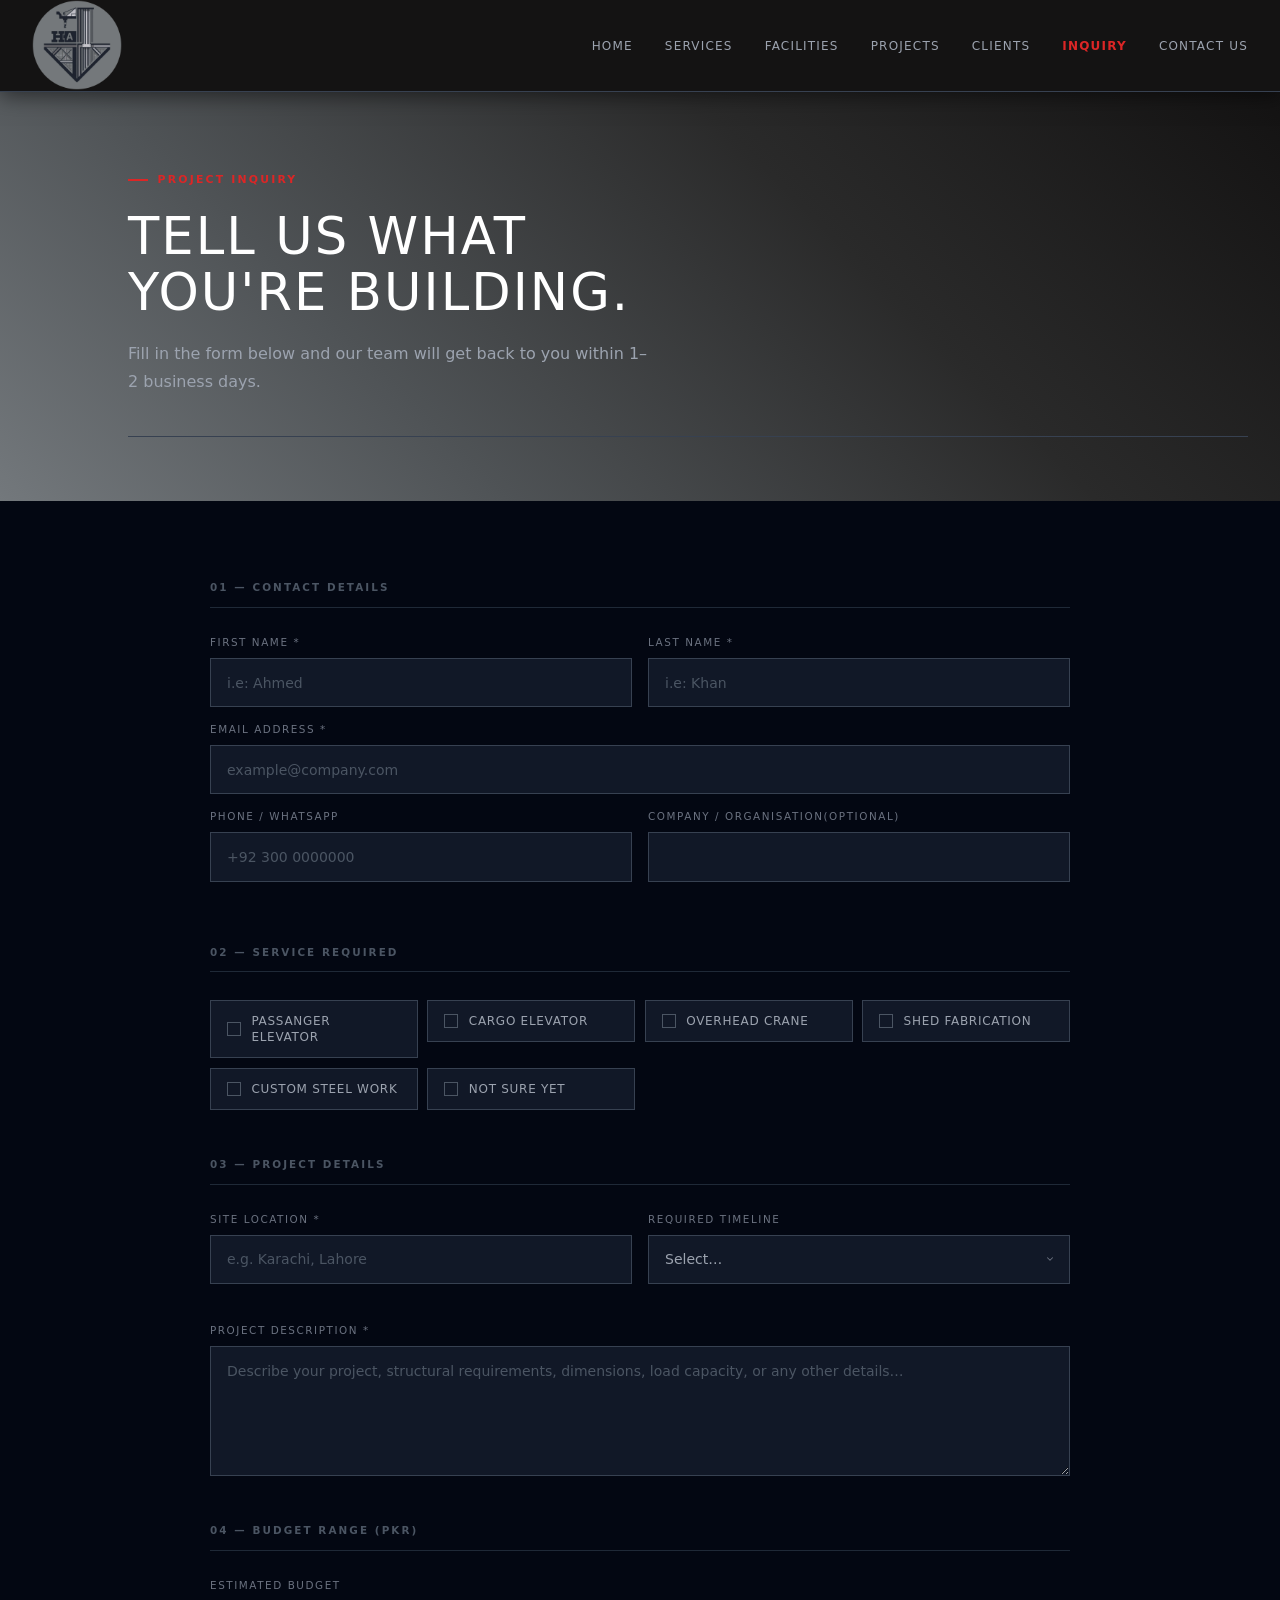
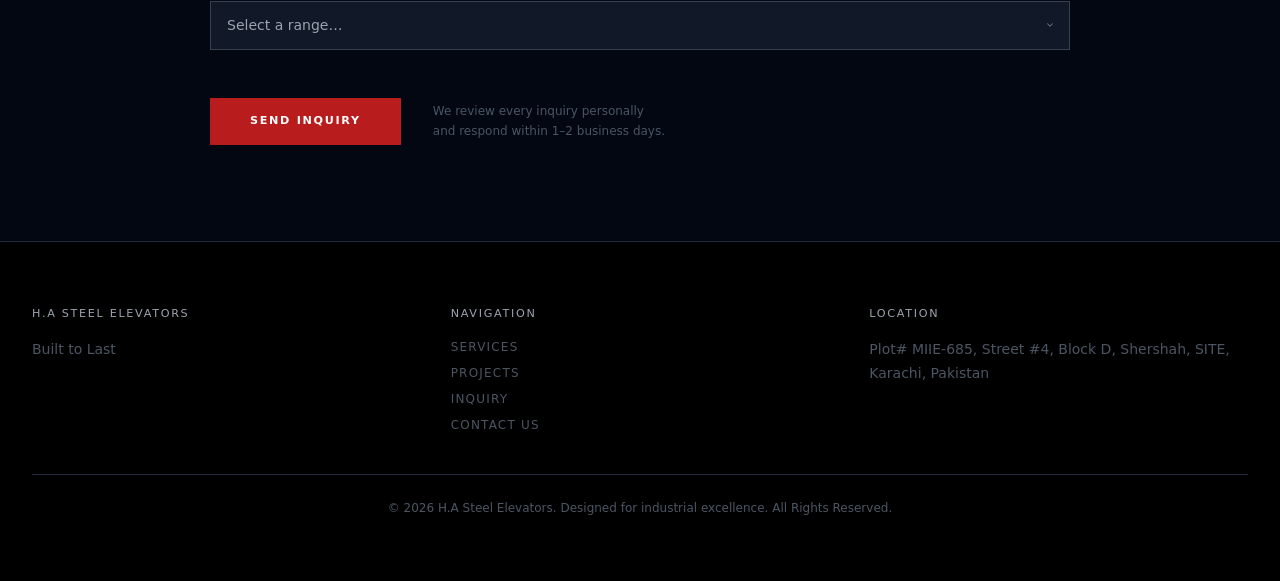
<file: ha-steel-elevators/inquiry.html>
<!DOCTYPE html>
<html lang="en">
<head>
    <meta charset="UTF-8"/>
    <meta name="viewport" content="width=device-width, initial-scale=1.0"/>
    <title>Inquiry — H.A Steel Elevators</title>
    <link rel="icon" href="../favicon.ico">
    <link rel="icon" type="image/png" sizes="32x32" href="/favicon-32x32.png">
    <link rel="icon" type="image/png" sizes="16x16" href="/favicon-16x16.png">
    <link rel="apple-touch-icon" href="/apple-touch-icon.png">
    <link rel="stylesheet" href="../assets/css/style.css"/>

    <style>
        *, *::before, *::after { box-sizing: border-box; margin: 0; padding: 0; }
        html { min-width: 320px; }

        body {
            background-color: #030712;
            color: #ffffff;
            font-family: 'Inter', system-ui, sans-serif;
        }

        /* ── NAVBAR ── */
        .site-header {
            position: sticky;
            top: 0;
            z-index: 50;
            background-color: #141313;
            border-bottom: 1px solid #374151;
            box-shadow: 0 4px 20px rgba(0,0,0,0.5);
        }
        .site-nav {
            max-width: 1280px;
            margin: 0 auto;
            padding: 0 2rem;
            display: flex;
            align-items: center;
            justify-content: space-between;
            height: 90.5px;
        }
        .site-nav img { height: 90px; width: auto; }
        .nav-links {
            display: flex;
            align-items: center;
            gap: 2rem;
            list-style: none;
        }
        .nav-links a {
            font-size: 0.75rem;
            letter-spacing: 0.1em;
            text-transform: uppercase;
            color: #9ca3af;
            text-decoration: none;
            transition: color 0.2s;
        }
        .nav-links a:hover { color: #ffffff; }
        .nav-links a.active { color: #dc2626; font-weight: 600; }

        /* ── HAMBURGER ── */
        .nav-toggle {
            display: none;
            flex-direction: column;
            justify-content: center;
            gap: 5px;
            background: none;
            border: none;
            cursor: pointer;
            padding: 8px;
            z-index: 60;
        }
        .nav-toggle span {
            display: block;
            width: 24px;
            height: 2px;
            background: #9ca3af;
            transition: transform 0.3s, opacity 0.3s;
        }
        .nav-toggle.open span:nth-child(1) { transform: translateY(7px) rotate(45deg); }
        .nav-toggle.open span:nth-child(2) { opacity: 0; }
        .nav-toggle.open span:nth-child(3) { transform: translateY(-7px) rotate(-45deg); }

        /* ── PAGE HERO ── */
        .page-hero {
            background: linear-gradient(-135deg, #141313 0%, #2a2a2a 35%, #4f5356 70%, #73787c 100%);
            padding: 5rem 2rem 4rem 8rem;
            width: 100%;
        }
        .page-hero-inner { 
            max-width: 1280px; margin: 0; 
            margin-inline: auto;
            }

        .eyebrow-label {
            font-size: 0.68rem;
            letter-spacing: 0.2em;
            text-transform: uppercase;
            color: #dc2626;
            font-weight: 600;
            display: flex;
            align-items: center;
            gap: 0.6rem;
            margin-bottom: 1.25rem;
        }
        .eyebrow-label::before {
            content: '';
            display: inline-block;
            width: 20px; height: 2px;
            background: #dc2626;
        }

        .page-title {
            font-size: clamp(2.2rem, 4vw, 3.8rem);
            font-weight: 200;
            text-transform: uppercase;
            color: #ffffff;
            line-height: 1.1;
            letter-spacing: 0.04em;
        }
        .page-title strong { font-weight: 500; }

        .page-sub {
            margin-top: 1.25rem;
            color: #9ca3af;
            font-size: 1rem;
            line-height: 1.75;
            max-width: 520px;
        }

        .beam-line {
            margin-top: 2.5rem;
            width: 100%;
            height: 1px;
            background: #374151;
            position: relative;
            overflow: hidden;
        }
        .beam-line::after {
            content: '';
            position: absolute;
            top: 0; left: -100%;
            width: 100%; height: 100%;
            background: #dc2626;
            animation: beam 1.1s cubic-bezier(0.4,0,0.2,1) forwards 0.15s;
        }
        @keyframes beam { from { left: -100%; } to { left: 100%; } }

        /* ── FORM WRAPPER ── */
        .form-section {
            background-color: #030712;
            padding: 5rem 2rem 6rem;
        }
        .form-inner {
            max-width: 860px;
            margin: 0 auto;
        }

        /* ── FORM BLOCKS ── */
        .form-block { margin-bottom: 3rem; }

        .section-label {
            font-size: 0.65rem;
            letter-spacing: 0.2em;
            text-transform: uppercase;
            color: #4b5563;
            font-weight: 600;
            border-bottom: 1px solid #1f2937;
            padding-bottom: 0.75rem;
            margin-bottom: 1.75rem;
        }

        .field-row {
            display: grid;
            grid-template-columns: 1fr 1fr;
            gap: 1rem;
        }
        @media (max-width: 600px) { .field-row { grid-template-columns: 1fr; } }

        .field {
            display: flex;
            flex-direction: column;
            margin-bottom: 1rem;
        }
        .field:last-child { margin-bottom: 0; }

        .field label {
            font-size: 0.65rem;
            letter-spacing: 0.15em;
            text-transform: uppercase;
            color: #6b7280;
            font-weight: 500;
            margin-bottom: 0.5rem;
        }

        .field input,
        .field textarea,
        .field select {
            background: #111827;
            border: 1px solid #374151;
            padding: 0.85rem 1rem;
            font-size: 0.875rem;
            color: #f3f4f6;
            font-family: inherit;
            outline: none;
            transition: border-color 0.15s;
            border-radius: 0;
            appearance: none;
            width: 100%;
        }
        .field input::placeholder,
        .field textarea::placeholder { color: #4b5563; }
        .field input:focus,
        .field textarea:focus,
        .field select:focus { border-color: #dc2626; }

        .field textarea {
            resize: vertical;
            min-height: 130px;
            line-height: 1.65;
        }

        .field select {
            background-image: url("data:image/svg+xml,%3Csvg xmlns='http://www.w3.org/2000/svg' width='10' height='10' viewBox='0 0 24 24' fill='none' stroke='%236b7280' stroke-width='2.5' stroke-linecap='round' stroke-linejoin='round'%3E%3Cpolyline points='6 9 12 15 18 9'%3E%3C/polyline%3E%3C/svg%3E");
            background-repeat: no-repeat;
            background-position: right 14px center;
            padding-right: 2.5rem;
            cursor: pointer;
            color: #9ca3af;
        }
        .field select option { background: #111827; color: #f3f4f6; }

        /* ── SERVICE CHECKBOXES ── */
        .service-grid {
            display: grid;
            grid-template-columns: repeat(auto-fit, minmax(200px, 1fr));
            gap: 0.6rem;
        }
        .svc-item input[type="checkbox"] { display: none; }
        .svc-item label {
            display: flex;
            align-items: center;
            gap: 0.65rem;
            padding: 0.75rem 1rem;
            border: 1px solid #374151;
            background: #111827;
            font-size: 0.75rem;
            letter-spacing: 0.06em;
            text-transform: uppercase;
            color: #9ca3af;
            cursor: pointer;
            transition: border-color 0.15s, color 0.15s;
            user-select: none;
        }
        .svc-item label::before {
            content: '';
            width: 14px; height: 14px;
            border: 1px solid #4b5563;
            flex-shrink: 0;
            transition: background 0.15s, border-color 0.15s;
        }
        .svc-item input:checked + label { border-color: #dc2626; color: #fff; }
        .svc-item input:checked + label::before { background: #dc2626; border-color: #dc2626; }
        .svc-item label:hover { border-color: #6b7280; color: #e5e7eb; }

        /* ── ERROR MSG ── */
        .error-msg {
            display: none;
            font-size: 0.72rem;
            color: #ef4444;
            margin-top: 0.4rem;
            letter-spacing: 0.05em;
        }

        /* ── SUBMIT ROW ── */
        .submit-row {
            display: flex;
            align-items: center;
            gap: 2rem;
            flex-wrap: wrap;
            margin-top: 0.5rem;
        }
        .btn-submit {
            display: inline-block;
            background: #b91c1c;
            color: #fff;
            font-size: 0.7rem;
            letter-spacing: 0.15em;
            text-transform: uppercase;
            padding: 1rem 2.5rem;
            font-weight: 600;
            border: none;
            cursor: pointer;
            font-family: inherit;
            transition: background 0.15s;
        }
        .btn-submit:hover { background: #991b1b; }
        .btn-submit:disabled { opacity: 0.4; cursor: default; background: #4b5563; }

        .submit-note {
            font-size: 0.75rem;
            color: #4b5563;
            line-height: 1.7;
        }

        /* ── SUCCESS MSG ── */
        .success-msg {
            display: none;
            margin-top: 2rem;
            padding: 1.25rem 1.5rem;
            border-left: 3px solid #dc2626;
            background: #111827;
            font-size: 0.875rem;
            color: #d1d5db;
            line-height: 1.7;
        }

        /* ── FOOTER ── */
        .site-footer {
            background: #000;
            border-top: 1px solid #1f2937;
            padding: 4rem 2rem;
        }
        .footer-inner {
            max-width: 1280px;
            margin: 0 auto;
            display: grid;
            grid-template-columns: repeat(auto-fit, minmax(200px, 1fr));
            gap: 2.5rem;
        }
        .footer-heading {
            font-size: 0.7rem;
            letter-spacing: 0.15em;
            text-transform: uppercase;
            color: #9ca3af;
            font-weight: 500;
        }
        .footer-text { margin-top: 1rem; color: #4b5563; font-size: 0.875rem; line-height: 1.7; }
        .footer-links { margin-top: 1rem; display: flex; flex-direction: column; gap: 0.5rem; }
        .footer-links a {
            font-size: 0.75rem;
            letter-spacing: 0.1em;
            text-transform: uppercase;
            color: #4b5563;
            text-decoration: none;
            transition: color 0.15s;
        }
        .footer-links a:hover { color: #fff; }
        .footer-divider { border: none; border-top: 1px solid #1f2937; margin: 2.5rem 0 0; }
        .footer-copy {
            max-width: 1280px;
            margin: 1.5rem auto 0;
            padding: 0 2rem;
            font-size: 0.75rem;
            color: #4b5563;
            text-align: center;
        }

        /* ── MOBILE: 768px ── */
        @media (max-width: 768px) {
            /* Navbar */
            .site-nav {
                padding: 0 1.25rem;
                height: 70px;
                position: relative;
            }
            .site-nav img { height: 60px; }
            .nav-toggle { display: flex; }
            .nav-links {
                display: none;
                position: absolute;
                top: 70px; left: 0; right: 0;
                background-color: #141313;
                border-top: 1px solid #374151;
                flex-direction: column;
                align-items: flex-start;
                gap: 0;
                padding: 0.5rem 0;
                z-index: 50;
            }
            .nav-links.open { display: flex; }
            .nav-links li { width: 100%; }
            .nav-links a {
                display: block;
                width: 100%;
                padding: 0.85rem 1.5rem;
                font-size: 0.75rem;
                border-bottom: 1px solid #1f2937;
            }

            /* Page Hero */
            .page-hero { padding: 4rem 1.5rem; }
            
            /* Form Section */
            .form-section { padding: 4rem 1.25rem; }

            /* Footer */
            .footer-inner { grid-template-columns: 1fr; gap: 2rem; }
            .site-footer { padding: 3rem 1.25rem; }
            .footer-copy { padding: 0 1.25rem; }
        }

        /* ── MOBILE: 480px ── */
        @media (max-width: 480px) {
            .site-nav { height: 60px; }
            .site-nav img { height: 50px; }
            .nav-links { top: 60px; }
            
            .page-hero { padding: 3rem 1rem; }
            .form-section { padding: 3rem 1rem; }
            
            .site-footer { padding: 2.5rem 1rem; }
            .footer-copy { padding: 0 1rem; }
            
            .btn-submit { width: 100%; text-align: center; }
            .submit-row { flex-direction: column; align-items: stretch; gap: 1rem; }
            .submit-note { text-align: center; }
        }
    </style>
</head>

<body>

    <!-- NAVBAR -->
    <header class="site-header">
        <nav class="site-nav">
            <a href="../index.html">
                <img src="../assets/images/AH Steel Elevators Logo No background.webp" alt="H.A Steel Elevators Logo" width="2000" height="2000">
            </a>
            <button class="nav-toggle" aria-label="Toggle navigation" aria-expanded="false">
                <span></span>
                <span></span>
                <span></span>
            </button>
            <ul class="nav-links">
                <li><a href="../index.html">Home</a></li>
                <li><a href="services.html">Services</a></li>
                <li><a href="facilities.html">Facilities</a></li>
                <li><a href="projects.html">Projects</a></li>
                <li><a href="companies-served.html">Clients</a></li>
                <li><a href="inquiry.html" class="active">Inquiry</a></li>
                <li><a href="contact.html">Contact Us</a></li>
            </ul>
        </nav>
    </header>

    <main>

        <!-- PAGE HERO -->
        <div class="page-hero">
            <div class="page-hero-inner">
                <p class="eyebrow-label">Project Inquiry</p>
                <h1 class="page-title">Tell us what<br><strong>you're building.</strong></h1>
                <p class="page-sub">Fill in the form below and our team will get back to you within 1–2 business days.</p>
                <div class="beam-line"></div>
            </div>
        </div>

        <!-- FORM -->
        <section class="form-section">
            <div class="form-inner">

                <form action="https://formspree.io/f/xrevnjbj" method="POST" id="inquiry-form">

                    <!-- Contact Details -->
                    <div class="form-block">
                        <p class="section-label">01 — Contact Details</p>
                        <div class="field-row">
                            <div class="field">
                                <label for="fname">First Name *</label>
                                <input type="text" id="fname" name="First Name" placeholder="i.e: Ahmed" required/>
                            </div>
                            <div class="field">
                                <label for="lname">Last Name *</label>
                                <input type="text" id="lname" name="Last Name" placeholder="i.e: Khan" required/>
                            </div>
                        
                        </div>
                        <div class="field">
                            <label for="email">Email Address *</label>
                            <input type="email" id="email" name="Email Address" placeholder="example@company.com" required/>
                        </div>
                        <div class="field-row">
                            <div class="field">
                                <label for="phone">Phone / WhatsApp</label>
                                <input type="tel" id="phone" name="Phone/WhatsApp" placeholder="+92 300 0000000"/>
                            </div>
                            <div class="field">
                                <label for="company">Company / Organisation(Optional)</label>
                                <input type="text" id="company" name="Company/Organization" placeholder=""/>
                            </div>
                        </div>
                    </div>

                    <!-- Service Required -->
                    <div class="form-block">
                        <p class="section-label">02 — Service Required</p>
                        <div class="service-grid">
                            <div class="svc-item"><input type="checkbox" id="s1" name="Services Required" value="Passanger Elevator"><label for="s1">Passanger Elevator</label></div>
                            <div class="svc-item"><input type="checkbox" id="s4" name="Services Required" value="Cargo Elevator"><label for="s4">Cargo Elevator</label></div>
                            <div class="svc-item"><input type="checkbox" id="s2" name="Services Required" value="Overhead Crane"><label for="s2">Overhead Crane</label></div>
                            <div class="svc-item"><input type="checkbox" id="s3" name="Services Required" value="Shed Fabrication"><label for="s3">Shed Fabrication</label></div>
                            <div class="svc-item"><input type="checkbox" id="s5" name="Services Required" value="Custom Steel Work"><label for="s5">Custom Steel Work</label></div>
                            <div class="svc-item"><input type="checkbox" id="s6" name="Services Required" value="Not sure yet"><label for="s6">Not sure yet</label></div>
                        </div>
                    </div>

                    <!-- Project Details -->
                    <div class="form-block">
                        <p class="section-label">03 — Project Details</p>
                        <div class="field-row">
                            <div class="field">
                                <label for="location">Site Location *</label>
                                <input type="text" id="location" name="Site Location" placeholder="e.g. Karachi, Lahore" required/>
                            </div>
                            <div class="field">
                                <label for="timeline">Required Timeline</label>
                                <select id="timeline" name="Required Timeline">
                                    <option value="" disabled selected>Select…</option>
                                    <option>Urgent — within 2 weeks</option>
                                    <option>Within 1 month</option>
                                    <option>1 – 3 months</option>
                                    <option>3 – 6 months</option>
                                    <option>Flexible / Planning phase</option>
                                </select>
                            </div>
                            
                        </div>
                        <br>
                        <div class="field">
                            <label for="message">Project Description *</label>
                            <textarea id="message" name="Project Description" placeholder="Describe your project, structural requirements, dimensions, load capacity, or any other details…" required></textarea>
                            <span class="error-msg" id="msg-err">Please describe your project before sending.</span>
                        </div>
                    </div>

                    <!-- Budget -->
                    <div class="form-block">
                        <p class="section-label">04 — Budget Range (PKR)</p>
                        <div class="field">
                            <label for="budget">Estimated Budget</label>
                            <select id="budget" name="Budget Range">
                                <option value="" disabled selected>Select a range…</option>
                                <option>Under 5 Lakh</option>
                                <option>5 – 20 Lakh</option>
                                <option>20 – 50 Lakh</option>
                                <option>50 Lakh – 1 Crore</option>
                                <option>1 Crore+</option>
                                <option>To be discussed</option>
                            </select>
                        </div>
                    </div>

                    <!-- Spam trap -->
                    <input type="text" name="_gotcha" style="display:none"/>

                    <div class="submit-row">
                        <button type="submit" class="btn-submit" id="submit-btn">Send Inquiry</button>
                        <p class="submit-note">We review every inquiry personally<br>and respond within 1–2 business days.</p>
                    </div>

                    <div class="success-msg" id="success-msg">
                        Your inquiry has been received. Our team will be in touch within 1–2 business days.
                    </div>

                </form>
            </div>
        </section>

    </main>

    <!-- FOOTER -->
    <footer class="site-footer">
        <div class="footer-inner">
            <div>
                <p class="footer-heading">H.A Steel Elevators</p>
                <p class="footer-text">Built to Last</p>
            </div>
            <div>
                <p class="footer-heading">Navigation</p>
                <div class="footer-links">
                    <a href="services.html">Services</a>
                    <a href="projects.html">Projects</a>
                    <a href="inquiry.html">Inquiry</a>
                    <a href="contact.html">Contact Us</a>
                </div>
            </div>
            <div>
                <p class="footer-heading">Location</p>
                <p class="footer-text">Plot# MIIE-685, Street #4, Block D, Shershah, SITE, Karachi, Pakistan</p>
            </div>
        </div>
        <hr class="footer-divider">
        <p class="footer-copy">© 2026 H.A Steel Elevators. Designed for industrial excellence. All Rights Reserved.</p>
    </footer>

    <script>
        const navToggle = document.querySelector('.nav-toggle');
        const navLinks  = document.querySelector('.nav-links');
        navToggle.addEventListener('click', () => {
            const isOpen = navLinks.classList.toggle('open');
            navToggle.classList.toggle('open', isOpen);
            navToggle.setAttribute('aria-expanded', isOpen);
        });
        navLinks.querySelectorAll('a').forEach(link => {
            link.addEventListener('click', () => {
                navLinks.classList.remove('open');
                navToggle.classList.remove('open');
                navToggle.setAttribute('aria-expanded', 'false');
            });
        });
    </script>
    <script src="../assets/js/inquiry.js"></script>
</body>
</html>
</file>
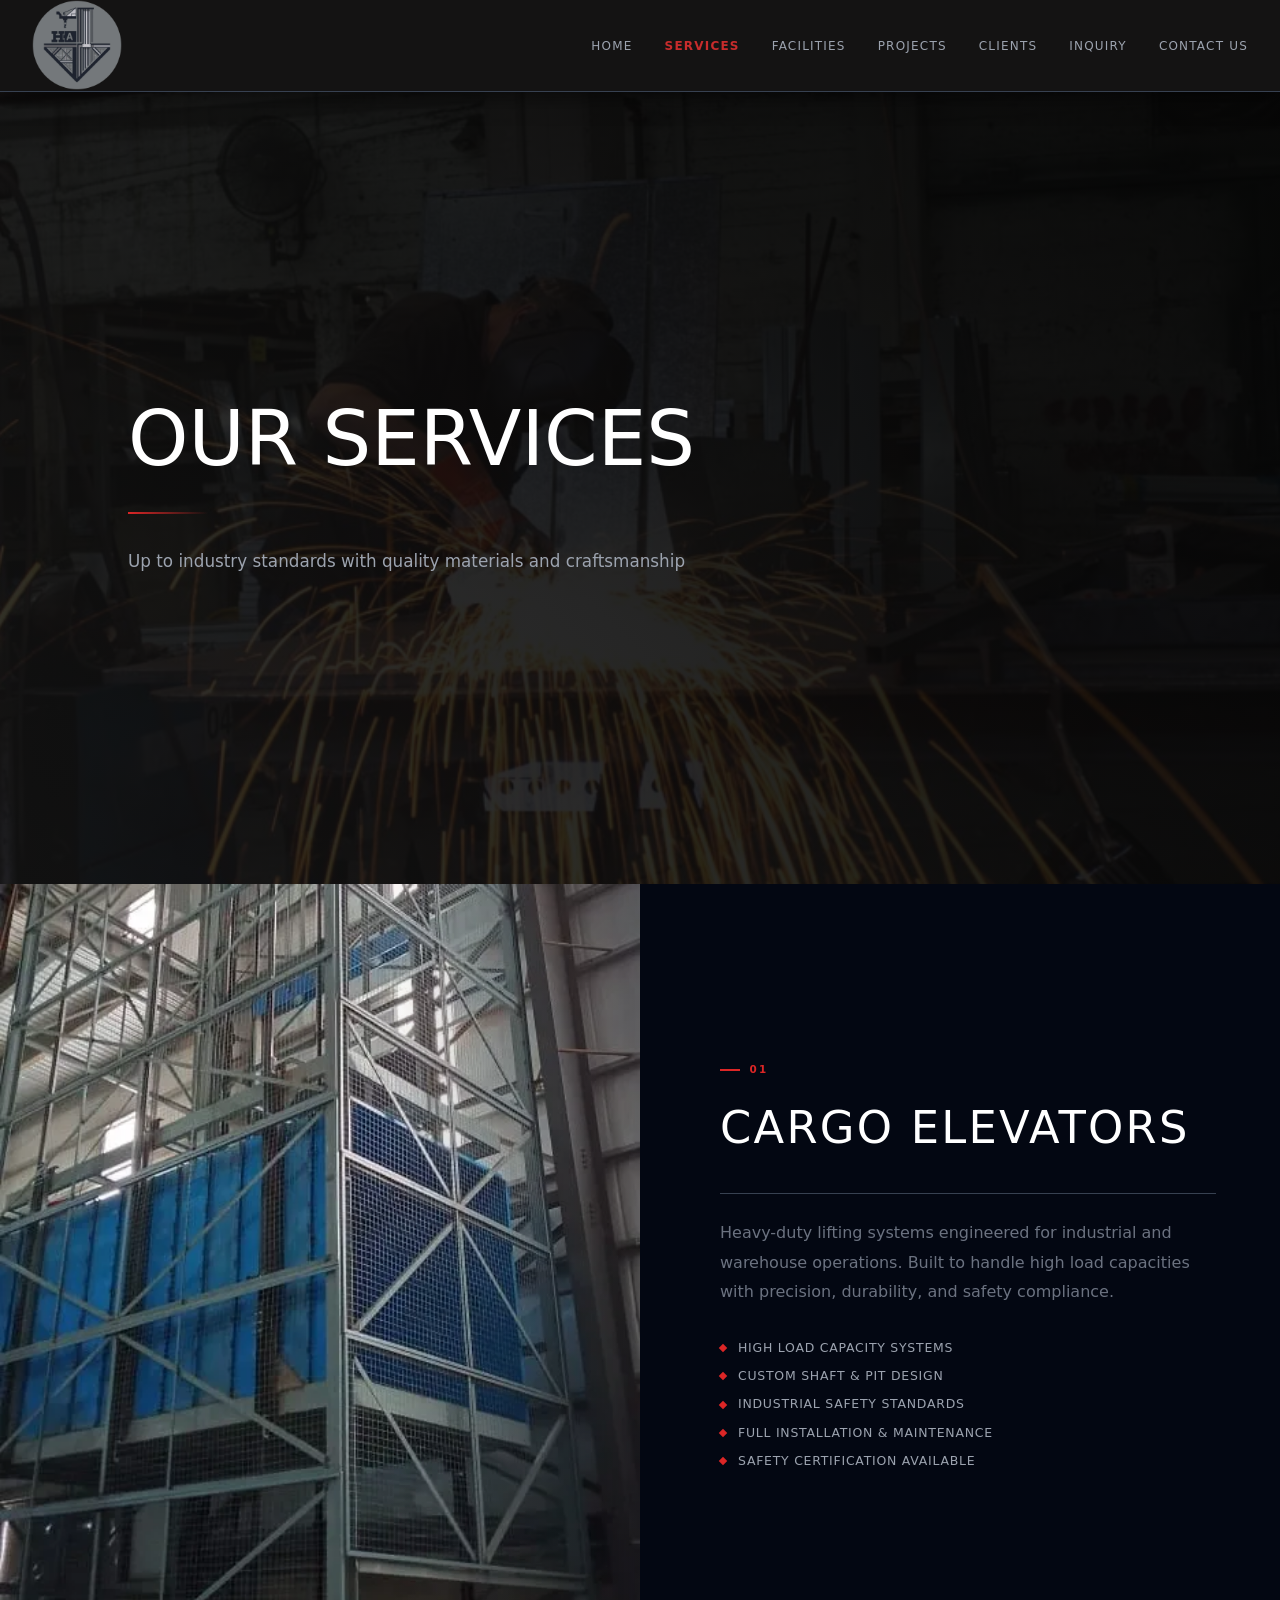
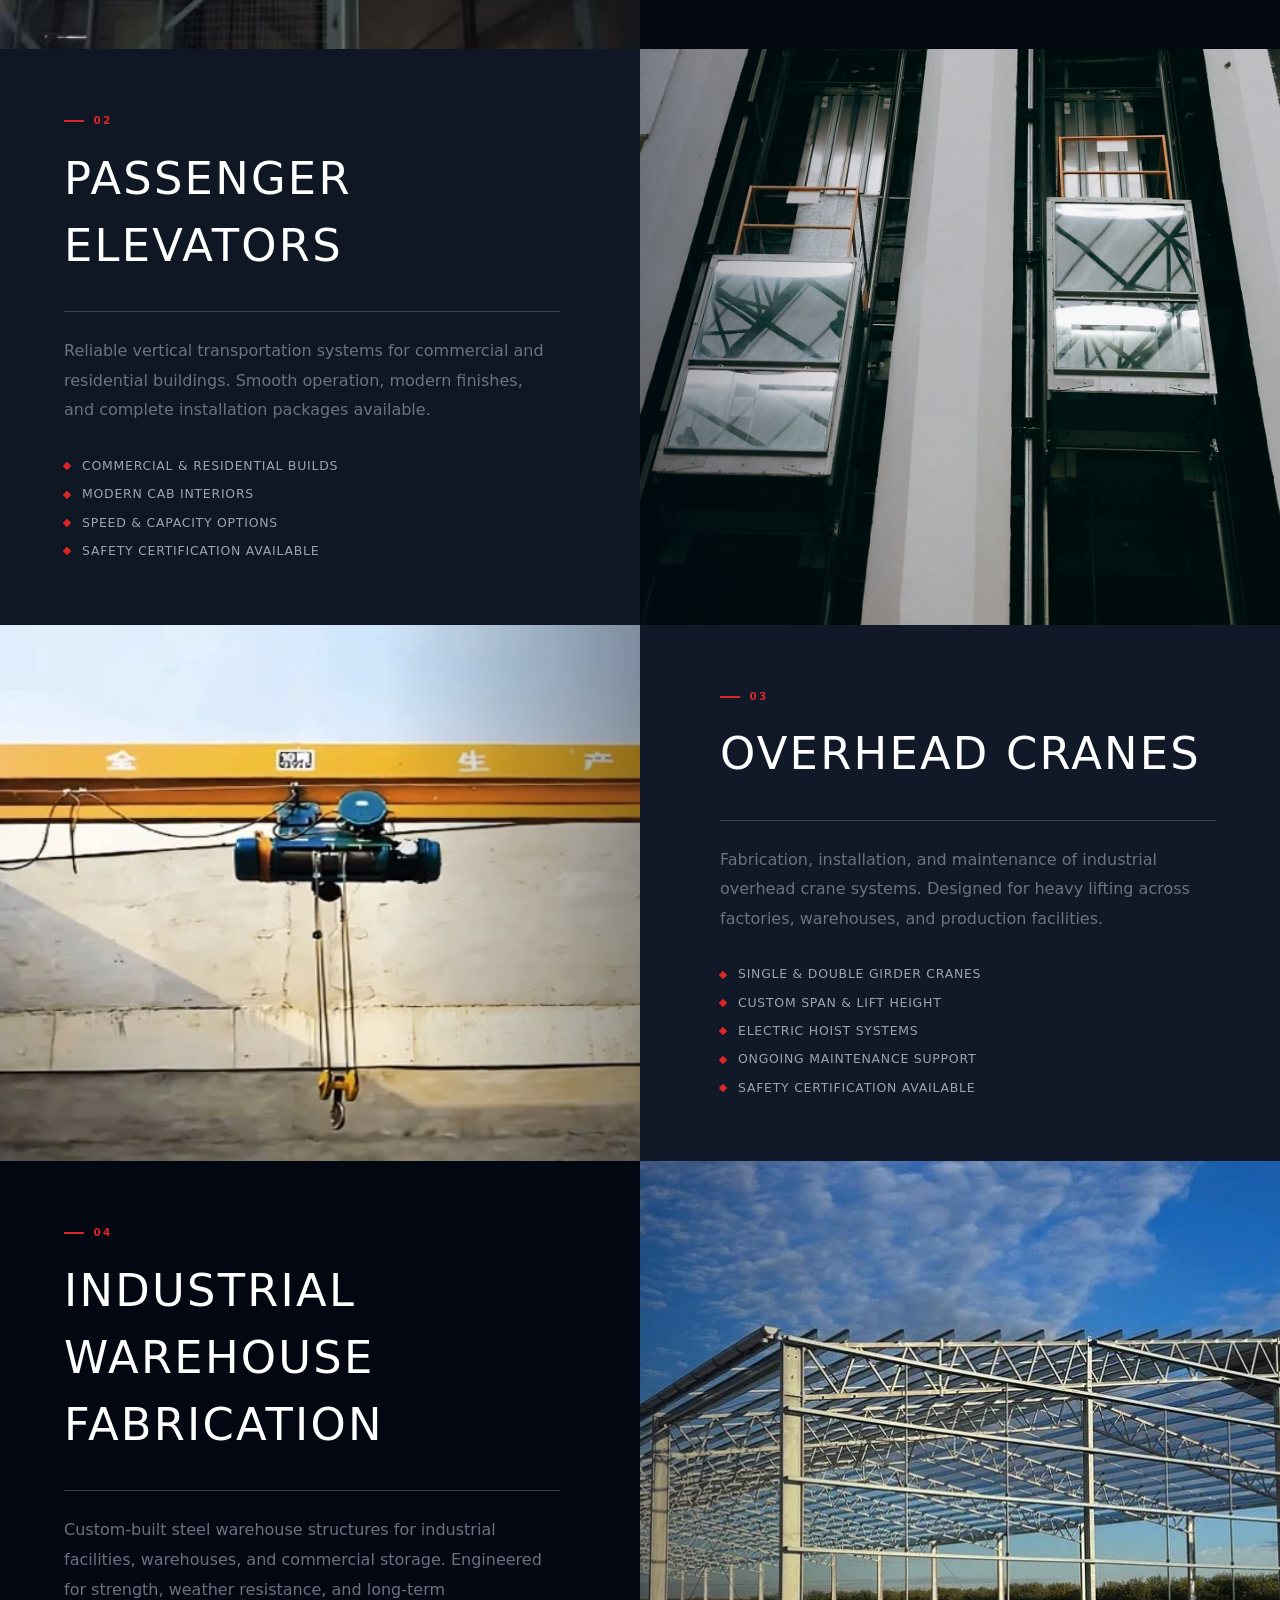
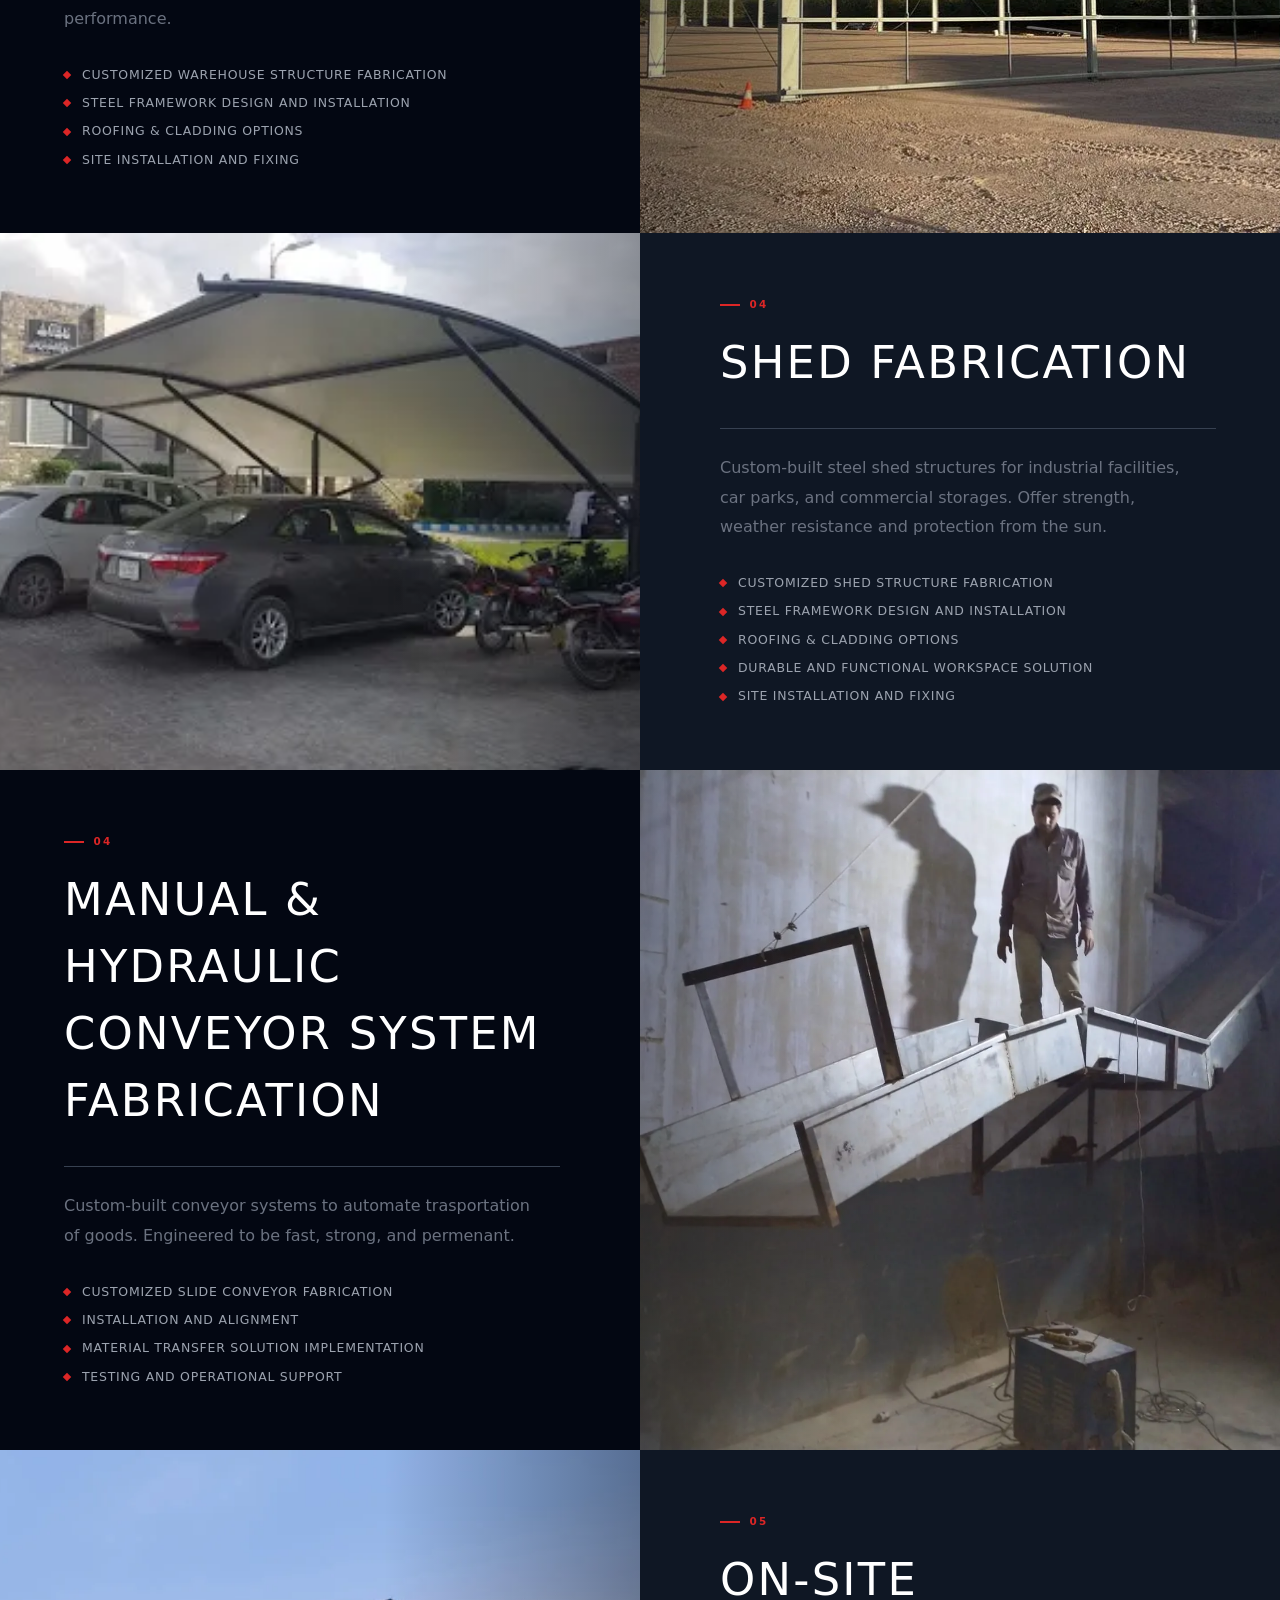
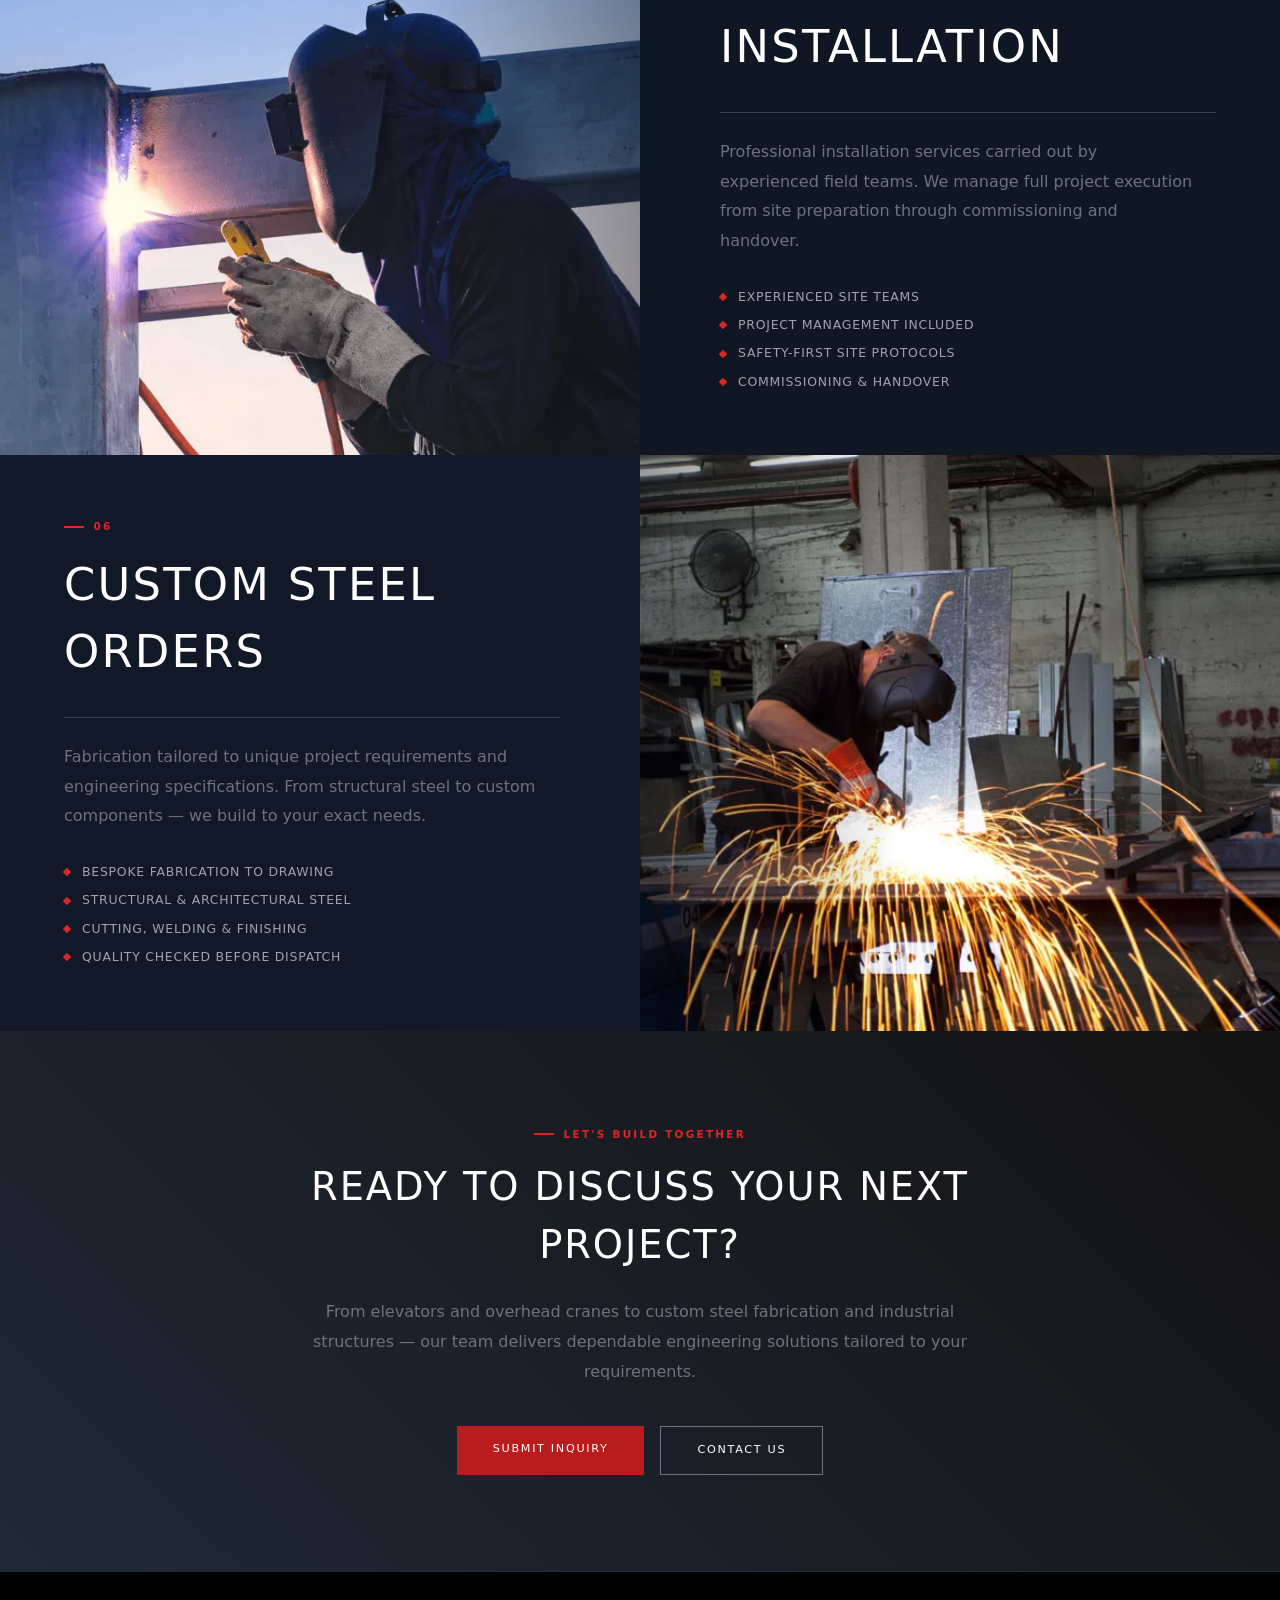
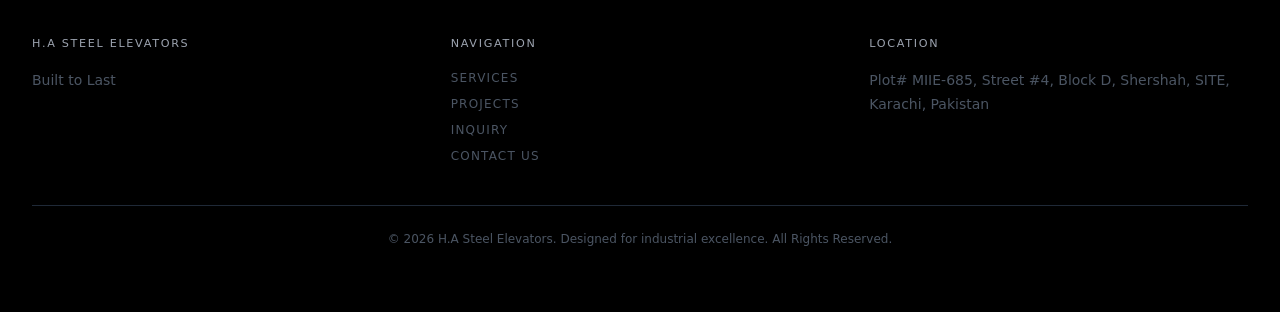
<file: ha-steel-elevators/services.html>
<!DOCTYPE html>
<html lang="en">
<head>
    <meta charset="UTF-8">
    <meta name="viewport" content="width=device-width, initial-scale=1.0">
    <title>Services — H.A Steel Elevators</title>
    <meta name="description" content="H.A Steel Elevators facilities — cargo elevators, passenger elevators, overhead cranes, shed fabrication, on-site installation and custom steel work.">
    <link rel="icon" href="../favicon.ico">
    <link rel="icon" type="image/png" sizes="32x32" href="/favicon-32x32.png">
    <link rel="icon" type="image/png" sizes="16x16" href="/favicon-16x16.png">
    <link rel="apple-touch-icon" href="/apple-touch-icon.png">
    <link rel="stylesheet" href="../assets/css/style.css">

    <style>
        *, *::before, *::after { box-sizing: border-box; margin: 0; padding: 0; }
        html { min-width: 320px; scroll-behavior: smooth; }

        body {
            background-color: #030712;
            color: #ffffff;
            font-family: 'Inter', system-ui, sans-serif;
        }

        /* ── NAVBAR ── */
        .site-header {
            position: sticky; top: 0; z-index: 50;
            background-color: #141313;
            border-bottom: 1px solid #374151;
            box-shadow: 0 4px 20px rgba(0,0,0,0.5);
        }
        .site-nav {
            max-width: 1280px; margin: 0 auto;
            padding: 0 2rem;
            display: flex; align-items: center; justify-content: space-between;
            height: 90.5px;
        }
        .site-nav img { height: 90px; width: auto; }
        .nav-links {
            display: flex; align-items: center; gap: 2rem;
            list-style: none;
        }
        .nav-links a {
            font-size: 0.75rem; letter-spacing: 0.1em;
            text-transform: uppercase; color: #9ca3af;
            text-decoration: none; transition: color 0.2s;
        }
        .nav-links a:hover { color: #ffffff; }
        .nav-links a.active { color: #c82c2c; font-weight: 600; }

        /* ── HAMBURGER ── */
        .nav-toggle {
            display: none;
            flex-direction: column;
            justify-content: center;
            gap: 5px;
            background: none;
            border: none;
            cursor: pointer;
            padding: 8px;
            z-index: 60;
        }
        .nav-toggle span {
            display: block;
            width: 24px;
            height: 2px;
            background: #9ca3af;
            transition: transform 0.3s, opacity 0.3s;
        }
        .nav-toggle.open span:nth-child(1) { transform: translateY(7px) rotate(45deg); }
        .nav-toggle.open span:nth-child(2) { opacity: 0; }
        .nav-toggle.open span:nth-child(3) { transform: translateY(-7px) rotate(-45deg); }

        /* ── HERO — left text, welder parallax bg ── */
        .page-hero {
            min-height: 88vh;
            display: flex;
            align-items: center;
            background:
                linear-gradient(-135deg, rgba(5,5,5,0.93) 0%, rgba(10,10,10,0.90) 50%, rgba(20,20,20,0.85) 100%),
                url('../assets/images/welder-bg.webp') center center / cover no-repeat;
            background-attachment: fixed;
            width: 100%;
            position: relative;
        }
        .hero-inner {
            padding: 7rem 2.5rem 7rem 8rem;
            max-width: 1280px;
            margin: 0;
            width: 100%;
        }
        .hero-eyebrow {
            font-size: 0.68rem; letter-spacing: 0.25em;
            text-transform: uppercase; color: #dc2626;
            font-weight: 600; display: flex; align-items: center; gap: 0.6rem;
            margin-bottom: 1.5rem;
        }
        .hero-eyebrow::before {
            content: ''; display: inline-block;
            width: 20px; height: 2px; background: #dc2626;
        }
        .hero-h1 {
            font-size: clamp(2.5rem, 6vw, 5rem);
            font-weight: 200; text-transform: uppercase;
            color: #ffffff; line-height: 1.08;
            max-width: 820px; text-align: left;
        }
        .hero-divider {
            margin: 2rem 0; width: 80px; height: 2px;
            background: linear-gradient(90deg, #dc2626, transparent);
        }
        .hero-sub {
            max-width: 580px; color: #9ca3af;
            font-size: 1.05rem; line-height: 1.85; text-align: left;
        }

        /* ── BEAM LINE ── */
        .beam-line {
            margin-top: 2rem; width: 100%; height: 1px;
            background: #374151; position: relative; overflow: hidden;
        }
        .beam-line::after {
            content: '';
            position: absolute; top: 0; left: -100%;
            width: 100%; height: 100%; background: #dc2626;
            animation: beam 1.1s cubic-bezier(0.4,0,0.2,1) forwards 0.15s;
        }
        @keyframes beam { from { left: -100%; } to { left: 100%; } }

        /* ── EYEBROW ── */
        .eyebrow-label {
            font-size: 0.65rem; letter-spacing: 0.22em;
            text-transform: uppercase; color: #dc2626;
            font-weight: 600; display: flex; align-items: center; gap: 0.6rem;
        }
        .eyebrow-label::before {
            content: ''; display: inline-block;
            width: 20px; height: 2px; background: #dc2626; flex-shrink: 0;
        }
        .section-title {
            margin-top: 1rem;
            font-size: clamp(1.8rem, 3.5vw, 3rem);
            font-weight: 200; text-transform: uppercase;
            letter-spacing: 0.05em; color: #ffffff;
        }

        /* ── FACILITY ROWS ── */
        .facility-row {
            width: 100%;
            display: grid;
            grid-template-columns: 1fr 1fr;
            min-height: 480px;
            scroll-margin-top: 90px;
        }
        .facility-row.reverse { direction: rtl; }
        .facility-row.reverse > * { direction: ltr; }

        .fac-img {
            width: 100%; height: 100%;
            min-height: 420px;
            overflow: hidden;
            position: relative;
        }
        .fac-img img {
            width: 100%; height: 100%;
            object-fit: cover;
            display: block;
            transition: transform 0.6s ease;
        }
        .fac-img:hover img { transform: scale(1.04); }

        .fac-img::after {
            content: '';
            position: absolute; inset: 0;
            background: linear-gradient(to right, transparent 60%, rgba(3,7,18,0.4) 100%);
            pointer-events: none;
        }
        .facility-row.reverse .fac-img::after {
            background: linear-gradient(to left, transparent 60%, rgba(3,7,18,0.4) 100%);
        }

        .fac-content {
            display: flex; flex-direction: column; justify-content: center;
            padding: 4rem 4rem 4rem 5rem;
        }
        .facility-row.reverse .fac-content {
            padding: 4rem 5rem 4rem 4rem;
        }

        .fac-desc {
            margin-top: 1.5rem;
            color: #6b7280; font-size: 1rem; line-height: 1.85;
            max-width: 480px;
        }
        .fac-specs {
            margin-top: 2rem;
            display: flex; flex-direction: column; gap: 0.6rem;
        }
        .fac-spec {
            display: flex; align-items: center; gap: 0.75rem;
            font-size: 0.78rem; letter-spacing: 0.06em;
            text-transform: uppercase; color: #9ca3af;
        }
        .fac-spec::before {
            content: '';
            width: 6px; height: 6px; background: #dc2626;
            flex-shrink: 0; transform: rotate(45deg);
        }

        /* bg alternating */
        .bg-a { background-color: #030712; }
        .bg-b { background-color: #0f1724; }
        .bg-c { background-color: #111827; }

        /* ── CTA STRIP ── */
        .cta-strip {
            background: linear-gradient(-135deg, #141313 0%, #1f2937 100%);
            padding: 6rem 2rem;
            text-align: center;
        }
        .cta-strip-inner { max-width: 700px; margin: 0 auto; }
        .cta-heading {
            font-size: clamp(1.6rem, 3vw, 2.5rem);
            font-weight: 200; text-transform: uppercase;
            color: #fff; letter-spacing: 0.05em; margin-top: 1rem;
        }
        .cta-sub {
            margin-top: 1.5rem; color: #6b7280;
            font-size: 1rem; line-height: 1.85;
        }
        .cta-btns { margin-top: 2.5rem; display: flex; gap: 1rem; justify-content: center; flex-wrap: wrap; }
        .btn-primary {
            display: inline-block; background: #b91c1c; color: #fff;
            font-size: 0.7rem; letter-spacing: 0.15em; text-transform: uppercase;
            padding: 1rem 2.25rem; font-weight: 500; text-decoration: none;
            transition: background 0.15s;
        }
        .btn-primary:hover { background: #991b1b; }
        .btn-secondary {
            display: inline-block; background: transparent; color: #fff;
            font-size: 0.7rem; letter-spacing: 0.15em; text-transform: uppercase;
            padding: 1rem 2.25rem; font-weight: 500; text-decoration: none;
            border: 1px solid #6b7280; transition: border-color 0.15s;
        }
        .btn-secondary:hover { border-color: #fff; }

        /* ── FOOTER ── */
        .site-footer {
            background: #000; border-top: 1px solid #1f2937; padding: 4rem 2rem;
        }
        .footer-inner {
            max-width: 1280px; margin: 0 auto;
            display: grid; grid-template-columns: repeat(auto-fit, minmax(200px, 1fr));
            gap: 2.5rem;
        }
        .footer-heading {
            font-size: 0.7rem; letter-spacing: 0.15em;
            text-transform: uppercase; color: #9ca3af; font-weight: 500;
        }
        .footer-text { margin-top: 1rem; color: #4b5563; font-size: 0.875rem; line-height: 1.7; }
        .footer-links { margin-top: 1rem; display: flex; flex-direction: column; gap: 0.5rem; }
        .footer-links a {
            font-size: 0.75rem; letter-spacing: 0.1em; text-transform: uppercase;
            color: #4b5563; text-decoration: none; transition: color 0.15s;
        }
        .footer-links a:hover { color: #fff; }
        .footer-divider { border: none; border-top: 1px solid #1f2937; margin: 2.5rem 0 0; }
        .footer-copy {
            max-width: 1280px; margin: 1.5rem auto 0; padding: 0 2rem;
            font-size: 0.75rem; color: #4b5563; text-align: center;
        }

        /* ── MOBILE: 768px ── */
        @media (max-width: 768px) {

            /* Navbar */
            .site-nav {
                padding: 0 1.25rem;
                height: 70px;
                position: relative;
            }
            .site-nav img { height: 60px; }
            .nav-toggle { display: flex; }
            .nav-links {
                display: none;
                position: absolute;
                top: 70px; left: 0; right: 0;
                background-color: #141313;
                border-top: 1px solid #374151;
                flex-direction: column;
                align-items: flex-start;
                gap: 0;
                padding: 0.5rem 0;
                z-index: 50;
            }
            .nav-links.open { display: flex; }
            .nav-links li { width: 100%; }
            .nav-links a {
                display: block;
                width: 100%;
                padding: 0.85rem 1.5rem;
                font-size: 0.75rem;
                border-bottom: 1px solid #1f2937;
            }

            /* Hero — disable fixed attachment (WebKit bug) */
            .page-hero { background-attachment: scroll; }
            .hero-inner { padding: 4rem 1.5rem; }

            /* Facility rows */
            .facility-row { grid-template-columns: 1fr; }
            .facility-row.reverse { direction: ltr; }
            .fac-img { min-height: 260px; }
            .fac-content { padding: 2.5rem 1.5rem; }
            .facility-row.reverse .fac-content { padding: 2.5rem 1.5rem; }

            /* CTA */
            .cta-strip { padding: 4rem 1.25rem; }
            .cta-btns { flex-direction: column; align-items: center; }
            .btn-primary, .btn-secondary {
                width: 100%; max-width: 320px; text-align: center;
            }

            /* Footer */
            .footer-inner { grid-template-columns: 1fr; gap: 2rem; }
            .site-footer { padding: 3rem 1.25rem; }
            .footer-copy { padding: 0 1.25rem; }
        }

        /* ── MOBILE: 480px ── */
        @media (max-width: 480px) {
            .site-nav { height: 60px; }
            .site-nav img { height: 50px; }
            .nav-links { top: 60px; }
            .hero-inner { padding: 3rem 1rem; }
            .fac-img { min-height: 220px; }
            .fac-content { padding: 2rem 1rem; }
            .facility-row.reverse .fac-content { padding: 2rem 1rem; }
            .site-footer { padding: 2.5rem 1rem; }
            .footer-copy { padding: 0 1rem; }
        }
    </style>
</head>

<body>

    <!-- NAVBAR -->
    <header class="site-header">
        <nav class="site-nav">
            <a href="../index.html">
                <img src="../assets/images/AH Steel Elevators Logo No background.webp" alt="H.A Steel Elevators Logo" width="2000" height="2000">
            </a>
            <button class="nav-toggle" aria-label="Toggle navigation" aria-expanded="false">
                <span></span>
                <span></span>
                <span></span>
            </button>
            <ul class="nav-links">
                <li><a href="../index.html">Home</a></li>
                <li><a href="services.html" class="active">Services</a></li>
                <li><a href="facilities.html">Facilities</a></li>
                <li><a href="projects.html">Projects</a></li>
                <li><a href="companies-served.html">Clients</a></li>
                <li><a href="inquiry.html">Inquiry</a></li>
                <li><a href="contact.html">Contact Us</a></li>
            </ul>
        </nav>
    </header>

    <main>

        <!-- HERO -->
        <section class="page-hero">
            <div class="hero-inner">
                <h1 class="hero-h1">Our Services</h1>
                <div class="hero-divider"></div>
                <p class="hero-sub">
                    Up to industry standards with quality materials and craftsmanship
                </p>
            </div>
        </section>

        <!-- ═══ 01 CARGO ELEVATORS ═══ -->
        <div class="facility-row bg-a" id="cargo">
            <div class="fac-img">
                <img src="../assets/images/southafrica1-short.webp" alt="Cargo Elevators" loading="lazy" width="468" height="560">
            </div>
            <div class="fac-content">
                <p class="eyebrow-label">01</p>
                <h2 class="section-title">Cargo Elevators</h2>
                <div class="beam-line"></div>
                <p class="fac-desc">
                    Heavy-duty lifting systems engineered for industrial and
                    warehouse operations. Built to handle high load capacities
                    with precision, durability, and safety compliance.
                </p>
                <div class="fac-specs">
                    <span class="fac-spec">High load capacity systems</span>
                    <span class="fac-spec">Custom shaft & pit design</span>
                    <span class="fac-spec">Industrial safety standards</span>
                    <span class="fac-spec">Full installation & maintenance</span>
                    <span class="fac-spec">Safety certification Available</span>
                </div>
            </div>
        </div>

        <!-- ═══ 02 PASSENGER ELEVATORS ═══ -->
        <div class="facility-row reverse bg-b" id="passenger">
            <div class="fac-img">
                <img src="../assets/images/modern-lift.webp" alt="Passenger Elevators" loading="lazy" width="3000" height="2595">
            </div>
            <div class="fac-content">
                <p class="eyebrow-label">02</p>
                <h2 class="section-title">Passenger Elevators</h2>
                <div class="beam-line"></div>
                <p class="fac-desc">
                    Reliable vertical transportation systems for commercial
                    and residential buildings. Smooth operation, modern
                    finishes, and complete installation packages available.
                </p>
                <div class="fac-specs">
                    <span class="fac-spec">Commercial & residential builds</span>
                    <span class="fac-spec">Modern cab interiors</span>
                    <span class="fac-spec">Speed & capacity options</span>
                    <span class="fac-spec">Safety certification Available</span>
                </div>
            </div>
        </div>

        <!-- ═══ 03 OVERHEAD CRANES ═══ -->
        <div class="facility-row bg-c" id="cranes">
            <div class="fac-img">
                <img src="../assets/images/Crane.webp" alt="Overhead Cranes" loading="lazy" width="896" height="439">
            </div>
            <div class="fac-content">
                <p class="eyebrow-label">03</p>
                <h2 class="section-title">Overhead Cranes</h2>
                <div class="beam-line"></div>
                <p class="fac-desc">
                    Fabrication, installation, and maintenance of industrial
                    overhead crane systems. Designed for heavy lifting across
                    factories, warehouses, and production facilities.
                </p>
                <div class="fac-specs">
                    <span class="fac-spec">Single & double girder cranes</span>
                    <span class="fac-spec">Custom span & lift height</span>
                    <span class="fac-spec">Electric hoist systems</span>
                    <span class="fac-spec">Ongoing maintenance support</span>
                    <span class="fac-spec">Safety certification Available</span>
                </div>
            </div>
        </div>

        <!-- ═══ 04 WAREHOUSE FABRICATION ═══ -->
        <div class="facility-row reverse bg-a" id="warehouse">
            <div class="fac-img">
                <img src="../assets/images/shed-bg.webp" alt="Shed Fabrication" loading="lazy" width="1200" height="675">
            </div>
            <div class="fac-content">
                <p class="eyebrow-label">04</p>
                <h2 class="section-title">Industrial Warehouse Fabrication</h2>
                <div class="beam-line"></div>
                <p class="fac-desc">
                    Custom-built steel warehouse structures for industrial facilities,
                    warehouses, and commercial storage. Engineered for
                    strength, weather resistance, and long-term performance.
                </p>
                <div class="fac-specs">
                    <span class="fac-spec">Customized warehouse structure fabrication</span>
                    <span class="fac-spec">Steel framework design and installation</span>
                    <span class="fac-spec">Roofing & cladding options</span>
                    <span class="fac-spec">Site installation and fixing</span>
                </div>
            </div>
        </div>

        <!-- ═══ 05 SHED FABRICATION ═══ -->
        <div class="facility-row bg-b" id="shed">
            <div class="fac-img">
                <img src="../assets/images/car-shed.webp" alt="Shed Fabrication" loading="lazy" width="512" height="249">
            </div>
            <div class="fac-content">
                <p class="eyebrow-label">04</p>
                <h2 class="section-title">Shed Fabrication</h2>
                <div class="beam-line"></div>
                <p class="fac-desc">
                    Custom-built steel shed structures for industrial facilities,
                    car parks, and commercial storages. Offer strength, 
                    weather resistance and protection from the sun.
                </p>
                <div class="fac-specs">
                    <span class="fac-spec">Customized shed structure fabrication</span>
                    <span class="fac-spec">Steel framework design and installation</span>
                    <span class="fac-spec">Roofing & cladding options</span>
                    <span class="fac-spec">Durable and functional workspace solution</span>
                    <span class="fac-spec">Site installation and fixing</span>
                </div>
            </div>
        </div>

        <!-- ═══ 06 CONVEYOR FABRICATION ═══ -->
        <div class="facility-row reverse bg-a" id="conveyor">
            <div class="fac-img">
                <img src="../assets/images/Roomitex1.webp" alt="Shed Fabrication" loading="lazy" width="1600" height="1200">
            </div>
            <div class="fac-content">
                <p class="eyebrow-label">04</p>
                <h2 class="section-title">Manual & Hydraulic conveyor system Fabrication</h2>
                <div class="beam-line"></div>
                <p class="fac-desc">
                    Custom-built conveyor systems to automate trasportation of goods.
                    Engineered to be fast, strong, and permenant.
                </p>
                <div class="fac-specs">
                    <span class="fac-spec">Customized slide conveyor fabrication</span>
                    <span class="fac-spec">Installation and alignment</span>
                    <span class="fac-spec">Material transfer solution implementation</span>
                    <span class="fac-spec">Testing and operational support</span>
                </div>
            </div>
        </div>

        <!-- ═══ 05 ON-SITE INSTALLATION ═══ -->
        <div class="facility-row bg-b" id="installation">
            <div class="fac-img">
                <img src="../assets/images/onsite-worker.webp" alt="On-Site Installation" loading="lazy" width="1024" height="683">
            </div>
            <div class="fac-content">
                <p class="eyebrow-label">05</p>
                <h2 class="section-title">On-Site Installation</h2>
                <div class="beam-line"></div>
                <p class="fac-desc">
                    Professional installation services carried out by
                    experienced field teams. We manage full project execution
                    from site preparation through commissioning and handover.
                </p>
                <div class="fac-specs">
                    <span class="fac-spec">Experienced site teams</span>
                    <span class="fac-spec">Project management included</span>
                    <span class="fac-spec">Safety-first site protocols</span>
                    <span class="fac-spec">Commissioning & handover</span>
                </div>
            </div>
        </div>

        <!-- ═══ 06 CUSTOM STEEL ORDERS ═══ -->
        <div class="facility-row reverse bg-c" id="custom">
            <div class="fac-img">
                <img src="../assets/images/welder-bg.webp" alt="Custom Steel Fabrication" loading="lazy" width="800" height="533">
            </div>
            <div class="fac-content">
                <p class="eyebrow-label">06</p>
                <h2 class="section-title">Custom Steel Orders</h2>
                <div class="beam-line"></div>
                <p class="fac-desc">
                    Fabrication tailored to unique project requirements
                    and engineering specifications. From structural steel
                    to custom components — we build to your exact needs.
                </p>
                <div class="fac-specs">
                    <span class="fac-spec">Bespoke fabrication to drawing</span>
                    <span class="fac-spec">Structural & architectural steel</span>
                    <span class="fac-spec">Cutting, welding & finishing</span>
                    <span class="fac-spec">Quality checked before dispatch</span>
                </div>
            </div>
        </div>

        <!-- CTA -->
        <div class="cta-strip">
            <div class="cta-strip-inner">
                <p class="eyebrow-label" style="justify-content:center;">Let's Build Together</p>
                <h2 class="cta-heading">Ready To Discuss Your Next Project?</h2>
                <p class="cta-sub">
                    From elevators and overhead cranes to custom steel fabrication
                    and industrial structures — our team delivers dependable
                    engineering solutions tailored to your requirements.
                </p>
                <div class="cta-btns">
                    <a href="inquiry.html" class="btn-primary">Submit Inquiry</a>
                    <a href="contact.html" class="btn-secondary">Contact Us</a>
                </div>
            </div>
        </div>

    </main>

    <!-- FOOTER -->
    <footer class="site-footer">
        <div class="footer-inner">
            <div>
                <p class="footer-heading">H.A Steel Elevators</p>
                <p class="footer-text">Built to Last</p>
            </div>
            <div>
                <p class="footer-heading">Navigation</p>
                <div class="footer-links">
                    <a href="services.html">Services</a>
                    <a href="projects.html">Projects</a>
                    <a href="inquiry.html">Inquiry</a>
                    <a href="contact.html">Contact Us</a>
                </div>
            </div>
            <div>
                <p class="footer-heading">Location</p>
                <p class="footer-text">Plot# MIIE-685, Street #4, Block D, Shershah, SITE, Karachi, Pakistan</p>
            </div>
        </div>
        <hr class="footer-divider">
        <p class="footer-copy">© 2026 H.A Steel Elevators. Designed for industrial excellence. All Rights Reserved.</p>
    </footer>

    <script>
        const navToggle = document.querySelector('.nav-toggle');
        const navLinks  = document.querySelector('.nav-links');
        navToggle.addEventListener('click', () => {
            const isOpen = navLinks.classList.toggle('open');
            navToggle.classList.toggle('open', isOpen);
            navToggle.setAttribute('aria-expanded', isOpen);
        });
        navLinks.querySelectorAll('a').forEach(link => {
            link.addEventListener('click', () => {
                navLinks.classList.remove('open');
                navToggle.classList.remove('open');
                navToggle.setAttribute('aria-expanded', 'false');
            });
        });
    </script>

</body>
</html>
</file>
